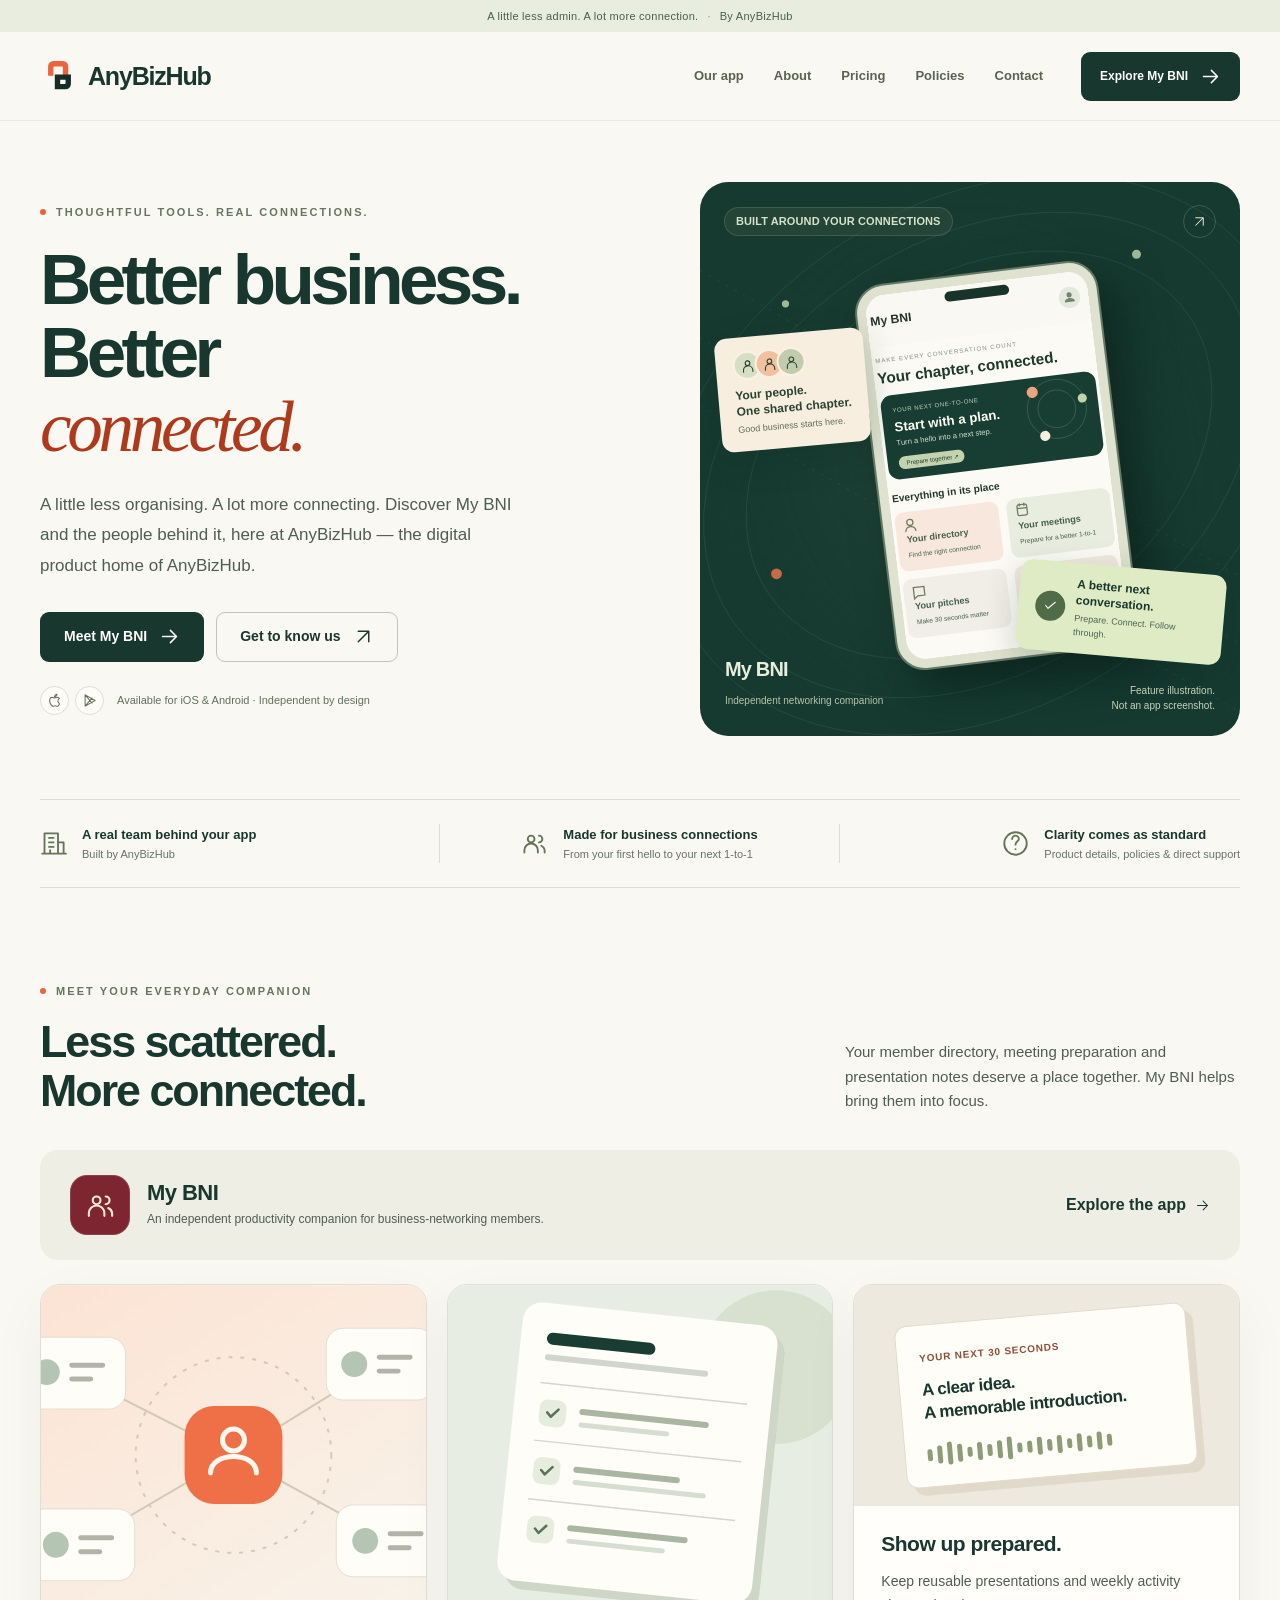
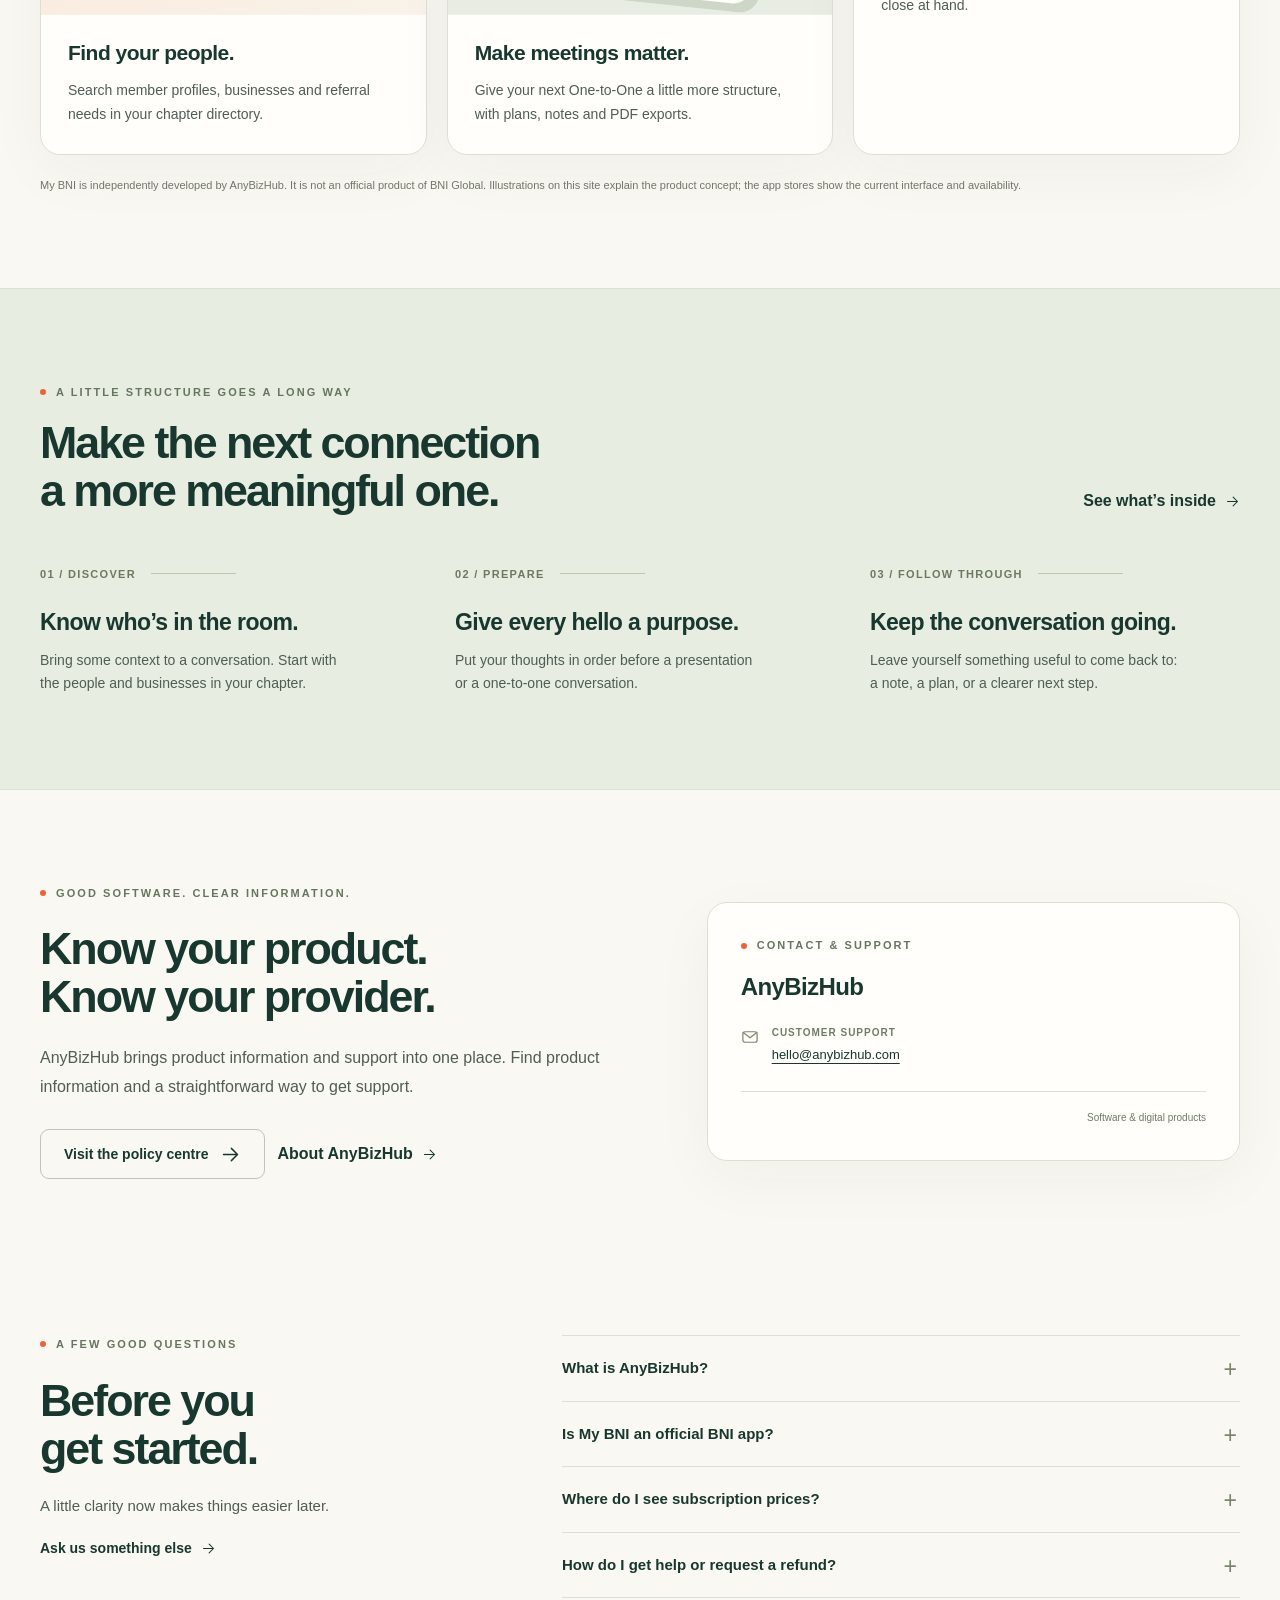
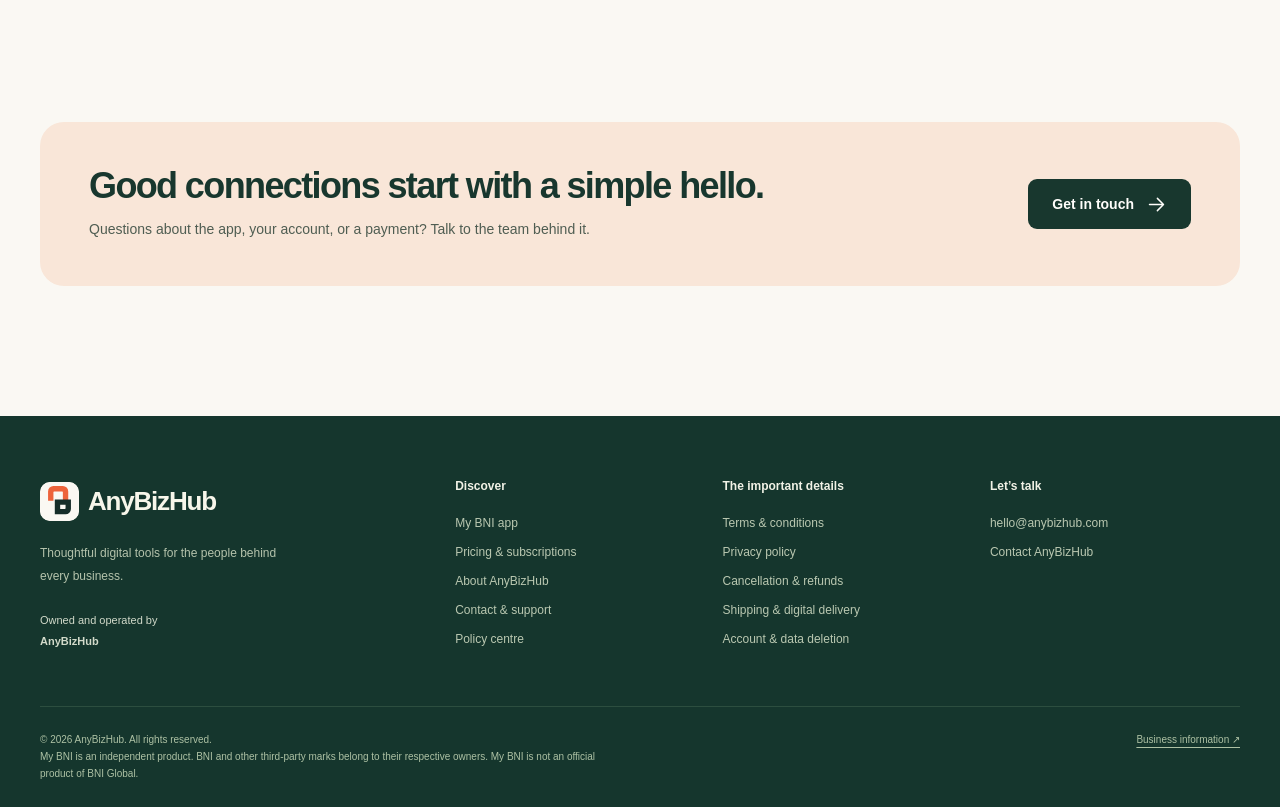
<file: index.html>
<!doctype html>
<html lang="en-IN"><head><meta charset="utf-8"><meta name="viewport" content="width=device-width,initial-scale=1"><meta name="theme-color" content="#173b31"><title>Better business. Better connected. | AnyBizHub</title><meta name="description" content="Discover My BNI, meet AnyBizHub, and find product details, support and policies at AnyBizHub."><meta name="robots" content="noindex,follow"><link rel="canonical" href="https://anybizhub.com/"><meta property="og:type" content="website"><meta property="og:site_name" content="AnyBizHub"><meta property="og:title" content="Better business. Better connected. | AnyBizHub"><meta property="og:description" content="Discover My BNI, meet AnyBizHub, and find product details, support and policies at AnyBizHub."><meta property="og:url" content="https://anybizhub.com/"><meta property="og:image" content="https://anybizhub.com/assets/images/social-preview.png"><meta property="og:image:alt" content="AnyBizHub — Better business. Better connected."><meta name="twitter:card" content="summary_large_image"><link rel="icon" type="image/svg+xml" href="assets/images/favicon.svg"><link rel="stylesheet" href="assets/css/main.css"><script src="assets/js/main.js" defer></script></head><body><a class="skip-link" href="#main">Skip to content</a><div class="topline">A little less admin. A lot more connection.<span>·</span>By AnyBizHub</div>
<header class="site-header"><div class="container nav-wrap"><a class="brand" href="index.html" aria-label="AnyBizHub home"><img src="assets/images/favicon.svg" width="39" height="39" alt="">AnyBizHub</a><button class="menu-toggle" type="button" aria-label="Open navigation" aria-expanded="false" aria-controls="main-nav"><svg class="icon " viewBox="0 0 24 24" aria-hidden="true"><path d="M4 6h16M4 12h16M4 18h16"/></svg></button><nav class="nav-links" id="main-nav" aria-label="Main navigation"><a href="my-bni.html">Our app</a><a href="about.html">About</a><a href="pricing.html">Pricing</a><a href="policies.html">Policies</a><a href="contact.html">Contact</a></nav><a class="button nav-cta" href="my-bni.html#download">Explore My BNI<svg class="icon " viewBox="0 0 24 24" aria-hidden="true"><path d="M4 12h15M13 5l7 7-7 7"/></svg></a></div></header><main id="main"><section class="hero container"><div class="hero-copy"><div class="eyebrow">THOUGHTFUL TOOLS. REAL CONNECTIONS.</div><h1>Better business.<br>Better<br><em>connected.</em></h1><p class="lead">A little less organising. A lot more connecting. Discover My BNI and the people behind it, here at AnyBizHub — the digital product home of AnyBizHub.</p><div class="button-row"><a class="button " href="my-bni.html">Meet My BNI<svg class="icon " viewBox="0 0 24 24" aria-hidden="true"><path d="M4 12h15M13 5l7 7-7 7"/></svg></a><a class="button button-outline" href="about.html">Get to know us<svg class="icon " viewBox="0 0 24 24" aria-hidden="true"><path d="M6 18L18 6M6 6h12v12"/></svg></a></div><div class="hero-footnote"><div class="mini-platforms" aria-hidden="true"><span><svg class="icon " viewBox="0 0 24 24" aria-hidden="true"><path d="M16 2c0 2-2 4-4 4 0-2 2-4 4-4zM20 17c-1 3-3 5-5 4-2-1-2-1-4 0-2 1-5-2-6-5C3 11 5 7 8 7c2 0 3 1 4 1s3-2 5-1c1 0 2 1 3 2-4 2-3 6 0 8z"/></svg></span><span><svg class="icon " viewBox="0 0 24 24" aria-hidden="true"><path d="M5 3l16 9-16 9V3zM5 3l11 13M5 21l11-13"/></svg></span></div><span>Available for iOS &amp; Android · Independent by design</span></div></div><div class="hero-stage" aria-label="Illustrative overview of My BNI’s networking features"><div class="stage-top"><span class="pill pill-dark">BUILT AROUND YOUR CONNECTIONS</span><a class="round-link" href="my-bni.html" aria-label="Explore the My BNI app"><svg class="icon inline-icon" viewBox="0 0 24 24" aria-hidden="true"><path d="M6 18L18 6M6 6h12v12"/></svg></a></div><div class="phone"><img src="assets/images/product-overview.svg" width="480" height="720" alt="Illustration of a My BNI workspace with a directory, meetings, pitches and progress. Not an actual app screenshot."></div><div class="float-card float-card-one" aria-hidden="true"><div class="avatar-stack"><span><svg class="icon " viewBox="0 0 24 24" aria-hidden="true"><circle cx="12" cy="8" r="3.5"/><path d="M5 21v-2a7 7 0 0 1 14 0v2"/></svg></span><span><svg class="icon " viewBox="0 0 24 24" aria-hidden="true"><circle cx="12" cy="8" r="3.5"/><path d="M5 21v-2a7 7 0 0 1 14 0v2"/></svg></span><span><svg class="icon " viewBox="0 0 24 24" aria-hidden="true"><circle cx="12" cy="8" r="3.5"/><path d="M5 21v-2a7 7 0 0 1 14 0v2"/></svg></span></div><strong>Your people.<br>One shared chapter.</strong><p>Good business starts here.</p></div><div class="float-card float-card-two" aria-hidden="true"><span class="tick-orb"><svg class="icon " viewBox="0 0 24 24" aria-hidden="true"><path d="M5 12l4 4L19 6"/></svg></span><div><strong>A better next conversation.</strong><p>Prepare. Connect. Follow through.</p></div></div><div class="stage-bottom"><div><strong>My BNI</strong><span>Independent networking companion</span></div><p class="stage-caption">Feature illustration.<br>Not an app screenshot.</p></div></div></section>
<div class="container"><div class="value-strip"><div><svg class="icon " viewBox="0 0 24 24" aria-hidden="true"><path d="M4 21V3h12v18M16 11h5v10M2 21h21M8 7h4M8 11h4M8 15h4M9 21v-3"/></svg><div><strong>A real team behind your app</strong><p>Built by AnyBizHub</p></div></div><div><svg class="icon " viewBox="0 0 24 24" aria-hidden="true"><circle cx="9" cy="8" r="3"/><path d="M3 20v-2a6 6 0 0 1 12 0v2M16 5a3 3 0 0 1 0 6M18 14a5 5 0 0 1 3 4v2"/></svg><div><strong>Made for business connections</strong><p>From your first hello to your next 1-to-1</p></div></div><div><svg class="icon " viewBox="0 0 24 24" aria-hidden="true"><circle cx="12" cy="12" r="10"/><path d="M9 8a3 3 0 0 1 6 0c0 2-3 2-3 5M12 17h.01"/></svg><div><strong>Clarity comes as standard</strong><p>Product details, policies &amp; direct support</p></div></div></div></div>
<section class="section"><div class="container"><div class="section-head"><div><div class="eyebrow">MEET YOUR EVERYDAY COMPANION</div><h2>Less scattered.<br>More connected.</h2></div><p>Your member directory, meeting preparation and presentation notes deserve a place together. My BNI helps bring them into focus.</p></div><div class="product-callout"><div class="product-identity"><div class="product-symbol" aria-hidden="true"><svg class="icon " viewBox="0 0 24 24" aria-hidden="true"><circle cx="9" cy="8" r="3"/><path d="M3 20v-2a6 6 0 0 1 12 0v2M16 5a3 3 0 0 1 0 6M18 14a5 5 0 0 1 3 4v2"/></svg></div><div><h3>My BNI</h3><p>An independent productivity companion for business-networking members.</p></div></div><a class="text-link" href="my-bni.html">Explore the app<svg class="icon inline-icon" viewBox="0 0 24 24" aria-hidden="true"><path d="M4 12h15M13 5l7 7-7 7"/></svg></a></div><div class="feature-grid"><article class="feature-card"><img src="assets/images/connections.svg" loading="lazy" width="520" height="330" alt="Illustration of one central connection bringing chapter members together."><div class="feature-copy"><h3>Find your people.</h3><p>Search member profiles, businesses and referral needs in your chapter directory.</p></div></article><article class="feature-card"><img src="assets/images/planning.svg" loading="lazy" width="520" height="330" alt="Illustration of a prepared three-part meeting plan."><div class="feature-copy"><h3>Make meetings matter.</h3><p>Give your next One-to-One a little more structure, with plans, notes and PDF exports.</p></div></article><article class="feature-card"><div class="pitch-visual" aria-hidden="true"><div class="pitch-sheet"><span>YOUR NEXT 30 SECONDS</span><strong>A clear idea.<br>A memorable introduction.</strong><div class="sound-bars"><i></i><i></i><i></i><i></i><i></i><i></i><i></i><i></i><i></i><i></i><i></i><i></i><i></i><i></i><i></i><i></i><i></i><i></i><i></i></div></div></div><div class="feature-copy"><h3>Show up prepared.</h3><p>Keep reusable presentations and weekly activity close at hand.</p></div></article></div><p class="disclaimer">My BNI is independently developed by AnyBizHub. It is not an official product of BNI Global. Illustrations on this site explain the product concept; the app stores show the current interface and availability.</p></div></section>
<section class="section sage-section"><div class="container"><div class="section-head"><div><div class="eyebrow">A LITTLE STRUCTURE GOES A LONG WAY</div><h2>Make the next connection<br>a more meaningful one.</h2></div><a class="text-link" href="my-bni.html">See what’s inside<svg class="icon inline-icon" viewBox="0 0 24 24" aria-hidden="true"><path d="M4 12h15M13 5l7 7-7 7"/></svg></a></div><div class="steps"><article><div class="step-no">01 / DISCOVER</div><h3>Know who’s in the room.</h3><p>Bring some context to a conversation. Start with the people and businesses in your chapter.</p></article><article><div class="step-no">02 / PREPARE</div><h3>Give every hello a purpose.</h3><p>Put your thoughts in order before a presentation or a one-to-one conversation.</p></article><article><div class="step-no">03 / FOLLOW THROUGH</div><h3>Keep the conversation going.</h3><p>Leave yourself something useful to come back to: a note, a plan, or a clearer next step.</p></article></div></div></section>
<section class="section"><div class="container trust-panel"><div><div class="eyebrow">GOOD SOFTWARE. CLEAR INFORMATION.</div><h2>Know your product.<br>Know your provider.</h2><p class="lead">AnyBizHub brings product information and support into one place. Find product information and a straightforward way to get support.</p><div class="button-row"><a class="button button-outline" href="policies.html">Visit the policy centre<svg class="icon " viewBox="0 0 24 24" aria-hidden="true"><path d="M4 12h15M13 5l7 7-7 7"/></svg></a><a class="text-link" href="about.html">About AnyBizHub<svg class="icon inline-icon" viewBox="0 0 24 24" aria-hidden="true"><path d="M4 12h15M13 5l7 7-7 7"/></svg></a></div></div><div class="business-card"><div class="eyebrow">CONTACT & SUPPORT</div><h3>AnyBizHub</h3><div class="business-list"><div><svg class="icon " viewBox="0 0 24 24" aria-hidden="true"><rect x="2.5" y="5" width="19" height="14" rx="3"/><path d="M3 6l9 7 9-7"/></svg><div><strong>Customer support</strong><a href="mailto:hello@anybizhub.com">hello@anybizhub.com</a></div></div></div><div class="business-card-bottom"><span></span><span>Software &amp; digital products</span></div></div></div></section>
<section class="section-sm"><div class="container faq-layout"><div class="faq-intro"><div class="eyebrow">A FEW GOOD QUESTIONS</div><h2>Before you<br>get started.</h2><p>A little clarity now makes things easier later.</p><a class="text-link" href="contact.html">Ask us something else<svg class="icon inline-icon" viewBox="0 0 24 24" aria-hidden="true"><path d="M4 12h15M13 5l7 7-7 7"/></svg></a></div><div><details class="faq"><summary>What is AnyBizHub?</summary><p>AnyBizHub is the digital product and business-information website operated by AnyBizHub. Our featured app is My BNI, available through the linked iOS and Android listings.</p></details><details class="faq"><summary>Is My BNI an official BNI app?</summary><p>No. My BNI is an independent productivity companion. BNI and other third-party names and marks belong to their respective owners; we do not claim affiliation or endorsement.</p></details><details class="faq"><summary>Where do I see subscription prices?</summary><p>Check the purchase screen in your app store for the current local price, billing period and any trial terms. Our <a href="pricing.html">pricing page</a> explains the purchase channels. This information website does not currently take payments.</p></details><details class="faq"><summary>How do I get help or request a refund?</summary><p>Email <a href="mailto:hello@anybizhub.com">hello@anybizhub.com</a>. For purchases billed by Apple or Google Play, use the relevant store’s refund or subscription process. Our <a href="cancellation-refund-policy.html">refund page</a> explains the distinction.</p></details></div></div></section><section class="section-sm"><div class="container"><div class="cta-panel"><div><h2>Good connections start with a simple hello.</h2><p>Questions about the app, your account, or a payment? Talk to the team behind it.</p></div><a class="button " href="contact.html">Get in touch<svg class="icon " viewBox="0 0 24 24" aria-hidden="true"><path d="M4 12h15M13 5l7 7-7 7"/></svg></a></div></div></section></main><footer class="site-footer"><div class="container"><div class="footer-top"><div class="footer-brand"><a class="brand" href="index.html" aria-label="AnyBizHub home"><img src="assets/images/favicon.svg" width="39" height="39" alt="">AnyBizHub</a><p>Thoughtful digital tools for the people behind every business.</p><p class="footer-legal">Owned and operated by<br><strong>AnyBizHub</strong><br></p></div><div class="footer-col"><h2>Discover</h2><a href="my-bni.html">My BNI app</a><a href="pricing.html">Pricing &amp; subscriptions</a><a href="about.html">About AnyBizHub</a><a href="contact.html">Contact &amp; support</a><a href="policies.html">Policy centre</a></div><div class="footer-col"><h2>The important details</h2><a href="terms-and-conditions.html">Terms &amp; conditions</a><a href="privacy-policy.html">Privacy policy</a><a href="cancellation-refund-policy.html">Cancellation &amp; refunds</a><a href="shipping-delivery-policy.html">Shipping &amp; digital delivery</a><a href="account-deletion.html">Account &amp; data deletion</a></div><div class="footer-col"><h2>Let’s talk</h2><a href="mailto:hello@anybizhub.com">hello@anybizhub.com</a><a href="contact.html">Contact AnyBizHub</a></div></div><div class="footer-bottom"><p>© 2026 AnyBizHub. All rights reserved.<br>My BNI is an independent product. BNI and other third-party marks belong to their respective owners. My BNI is not an official product of BNI Global.</p><a href="about.html#business-information">Business information ↗</a></div></div></footer></body></html>
</file>
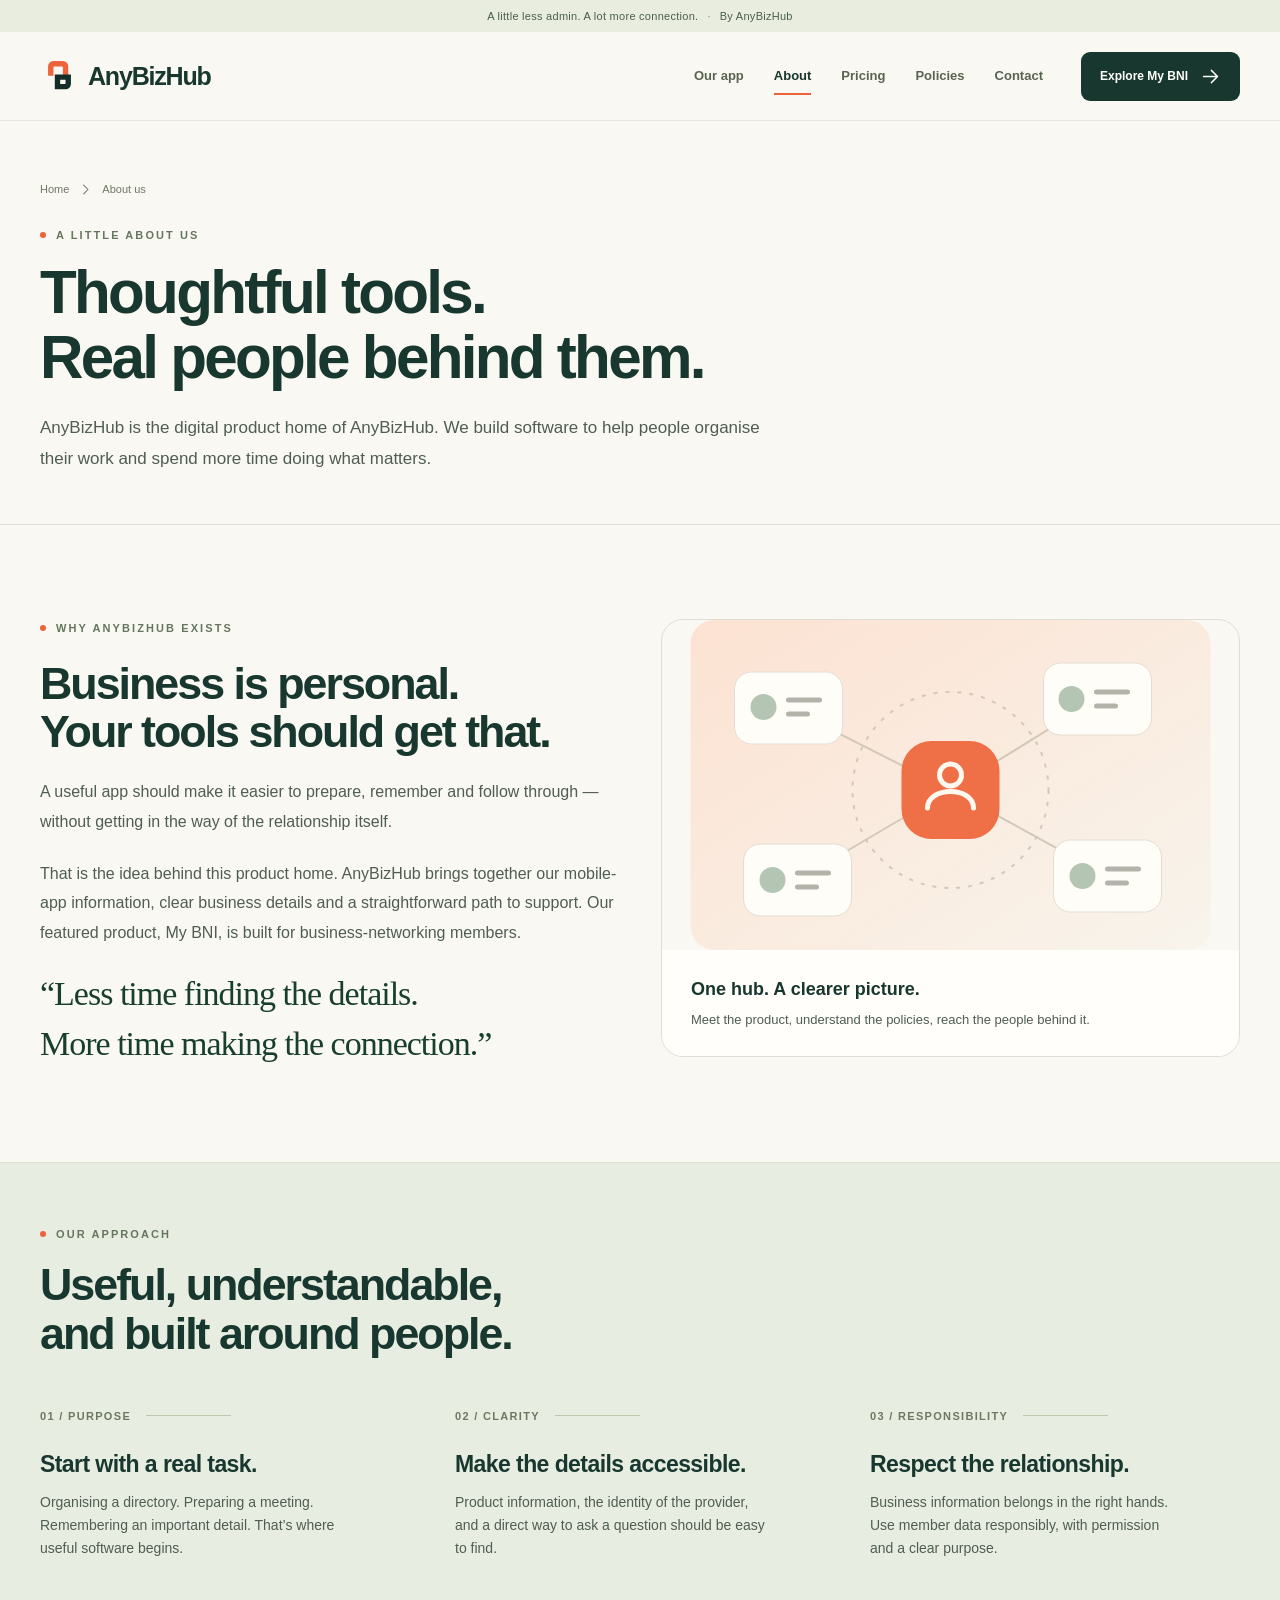
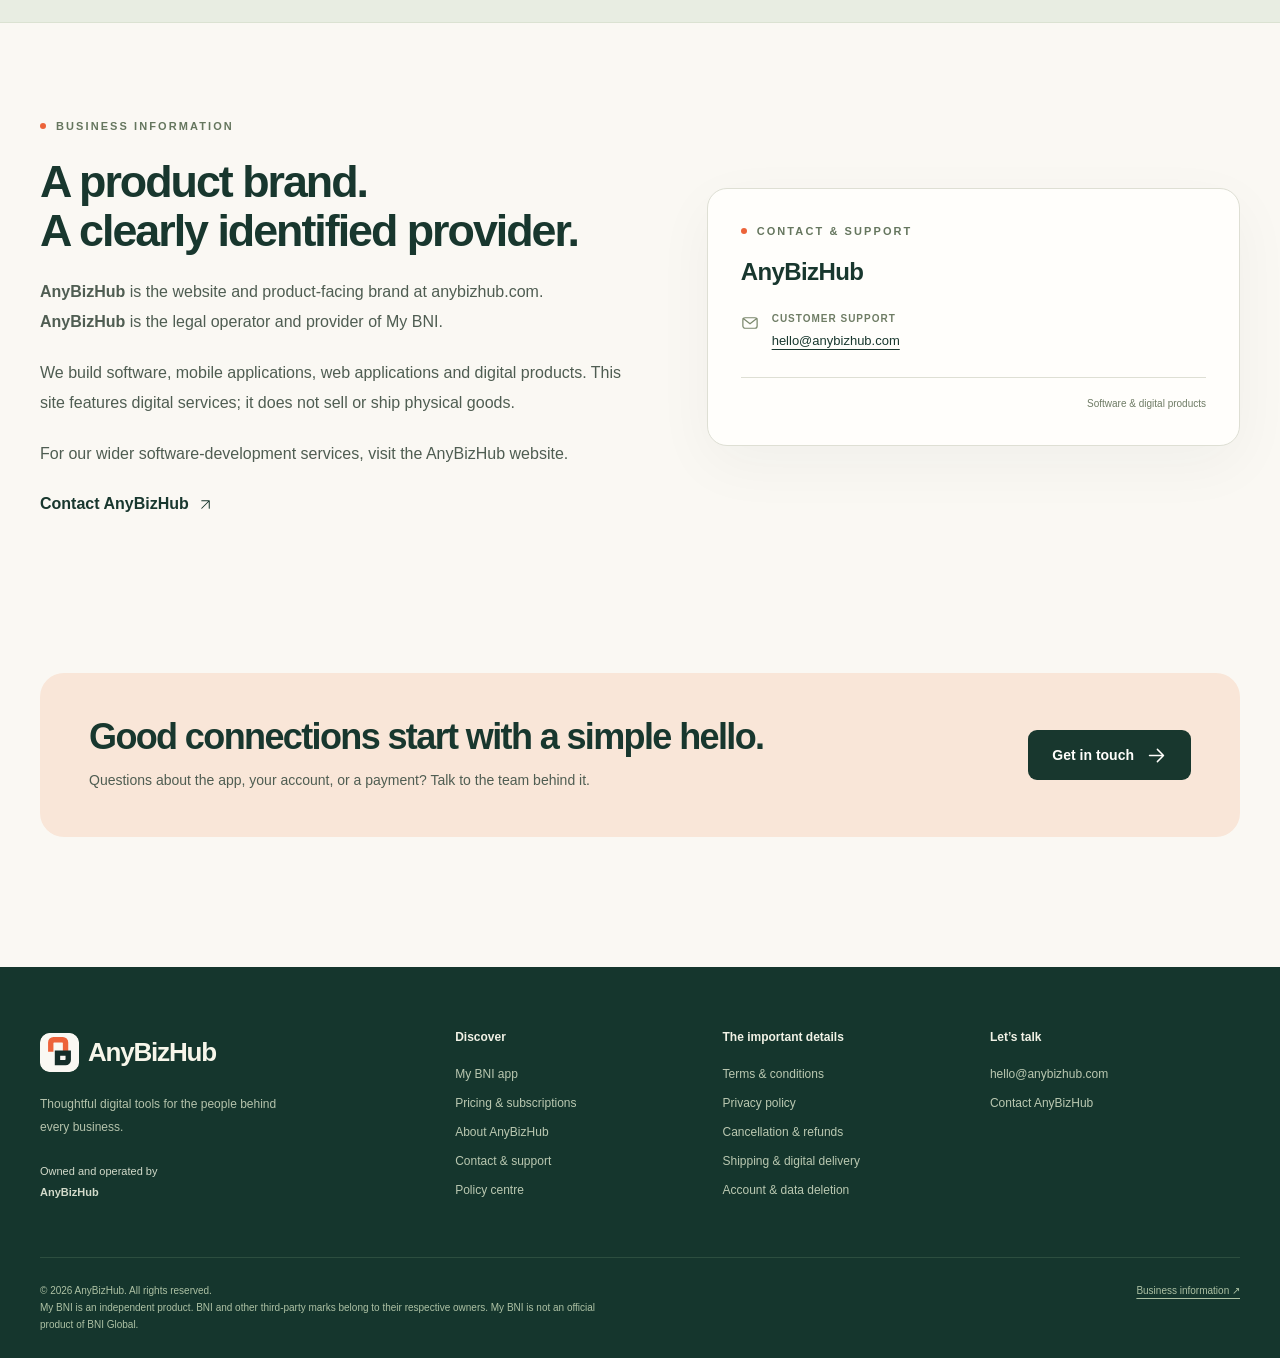
<file: about.html>
<!doctype html>
<html lang="en-IN"><head><meta charset="utf-8"><meta name="viewport" content="width=device-width,initial-scale=1"><meta name="theme-color" content="#173b31"><title>About us — AnyBizHub | AnyBizHub</title><meta name="description" content="Learn who operates AnyBizHub and My BNI. Find AnyBizHub’s legal identity, registered address and business contacts."><meta name="robots" content="noindex,follow"><link rel="canonical" href="https://anybizhub.com/about.html"><meta property="og:type" content="website"><meta property="og:site_name" content="AnyBizHub"><meta property="og:title" content="About us — AnyBizHub | AnyBizHub"><meta property="og:description" content="Learn who operates AnyBizHub and My BNI. Find AnyBizHub’s legal identity, registered address and business contacts."><meta property="og:url" content="https://anybizhub.com/about.html"><meta property="og:image" content="https://anybizhub.com/assets/images/social-preview.png"><meta property="og:image:alt" content="AnyBizHub — Better business. Better connected."><meta name="twitter:card" content="summary_large_image"><link rel="icon" type="image/svg+xml" href="assets/images/favicon.svg"><link rel="stylesheet" href="assets/css/main.css"><script src="assets/js/main.js" defer></script></head><body><a class="skip-link" href="#main">Skip to content</a><div class="topline">A little less admin. A lot more connection.<span>·</span>By AnyBizHub</div>
<header class="site-header"><div class="container nav-wrap"><a class="brand" href="index.html" aria-label="AnyBizHub home"><img src="assets/images/favicon.svg" width="39" height="39" alt="">AnyBizHub</a><button class="menu-toggle" type="button" aria-label="Open navigation" aria-expanded="false" aria-controls="main-nav"><svg class="icon " viewBox="0 0 24 24" aria-hidden="true"><path d="M4 6h16M4 12h16M4 18h16"/></svg></button><nav class="nav-links" id="main-nav" aria-label="Main navigation"><a href="my-bni.html">Our app</a><a href="about.html" aria-current="page">About</a><a href="pricing.html">Pricing</a><a href="policies.html">Policies</a><a href="contact.html">Contact</a></nav><a class="button nav-cta" href="my-bni.html#download">Explore My BNI<svg class="icon " viewBox="0 0 24 24" aria-hidden="true"><path d="M4 12h15M13 5l7 7-7 7"/></svg></a></div></header><main id="main"><section class="page-hero"><div class="container"><nav class="breadcrumbs" aria-label="Breadcrumb"><a href="index.html">Home</a><svg class="icon inline-icon" viewBox="0 0 24 24" aria-hidden="true"><path d="M9 5l7 7-7 7"/></svg><span aria-current="page">About us</span></nav><div class="eyebrow">A LITTLE ABOUT US</div><h1>Thoughtful tools.<br>Real people behind them.</h1><p class="lead">AnyBizHub is the digital product home of AnyBizHub. We build software to help people organise their work and spend more time doing what matters.</p></div></section><section class="section"><div class="container two-column"><div class="content-stack"><div class="eyebrow">WHY ANYBIZHUB EXISTS</div><h2>Business is personal.<br>Your tools should get that.</h2><p>A useful app should make it easier to prepare, remember and follow through — without getting in the way of the relationship itself.</p><p>That is the idea behind this product home. AnyBizHub brings together our mobile-app information, clear business details and a straightforward path to support. Our featured product, My BNI, is built for business-networking members.</p><p class="about-quote">“Less time finding the details.<br>More time making the connection.”</p></div><figure class="about-art"><img src="assets/images/connections.svg" width="520" height="330" alt="An illustration of a connected business community."><figcaption class="about-art-caption"><strong>One hub. A clearer picture.</strong><p>Meet the product, understand the policies, reach the people behind it.</p></figcaption></figure></div></section><section class="section-sm sage-section"><div class="container"><div class="section-head"><div><div class="eyebrow">OUR APPROACH</div><h2>Useful, understandable,<br>and built around people.</h2></div></div><div class="steps"><article><div class="step-no">01 / PURPOSE</div><h3>Start with a real task.</h3><p>Organising a directory. Preparing a meeting. Remembering an important detail. That’s where useful software begins.</p></article><article><div class="step-no">02 / CLARITY</div><h3>Make the details accessible.</h3><p>Product information, the identity of the provider, and a direct way to ask a question should be easy to find.</p></article><article><div class="step-no">03 / RESPONSIBILITY</div><h3>Respect the relationship.</h3><p>Business information belongs in the right hands. Use member data responsibly, with permission and a clear purpose.</p></article></div></div></section><section class="section" id="business-information"><div class="container trust-panel"><div class="content-stack"><div class="eyebrow">BUSINESS INFORMATION</div><h2>A product brand.<br>A clearly identified provider.</h2><p><strong>AnyBizHub</strong> is the website and product-facing brand at anybizhub.com. <strong>AnyBizHub</strong> is the legal operator and provider of My BNI.</p><p>We build software, mobile applications, web applications and digital products. This site features digital services; it does not sell or ship physical goods.</p><p>For our wider software-development services, visit the AnyBizHub website.</p><a class="text-link" href="contact.html" target="_blank" rel="noopener noreferrer">Contact AnyBizHub<svg class="icon inline-icon" viewBox="0 0 24 24" aria-hidden="true"><path d="M6 18L18 6M6 6h12v12"/></svg><span class="sr-only"> (opens in a new tab)</span></a></div><div class="business-card"><div class="eyebrow">CONTACT & SUPPORT</div><h3>AnyBizHub</h3><div class="business-list"><div><svg class="icon " viewBox="0 0 24 24" aria-hidden="true"><rect x="2.5" y="5" width="19" height="14" rx="3"/><path d="M3 6l9 7 9-7"/></svg><div><strong>Customer support</strong><a href="mailto:hello@anybizhub.com">hello@anybizhub.com</a></div></div></div><div class="business-card-bottom"><span></span><span>Software &amp; digital products</span></div></div></div></section><section class="section-sm"><div class="container"><div class="cta-panel"><div><h2>Good connections start with a simple hello.</h2><p>Questions about the app, your account, or a payment? Talk to the team behind it.</p></div><a class="button " href="contact.html">Get in touch<svg class="icon " viewBox="0 0 24 24" aria-hidden="true"><path d="M4 12h15M13 5l7 7-7 7"/></svg></a></div></div></section></main><footer class="site-footer"><div class="container"><div class="footer-top"><div class="footer-brand"><a class="brand" href="index.html" aria-label="AnyBizHub home"><img src="assets/images/favicon.svg" width="39" height="39" alt="">AnyBizHub</a><p>Thoughtful digital tools for the people behind every business.</p><p class="footer-legal">Owned and operated by<br><strong>AnyBizHub</strong><br></p></div><div class="footer-col"><h2>Discover</h2><a href="my-bni.html">My BNI app</a><a href="pricing.html">Pricing &amp; subscriptions</a><a href="about.html">About AnyBizHub</a><a href="contact.html">Contact &amp; support</a><a href="policies.html">Policy centre</a></div><div class="footer-col"><h2>The important details</h2><a href="terms-and-conditions.html">Terms &amp; conditions</a><a href="privacy-policy.html">Privacy policy</a><a href="cancellation-refund-policy.html">Cancellation &amp; refunds</a><a href="shipping-delivery-policy.html">Shipping &amp; digital delivery</a><a href="account-deletion.html">Account &amp; data deletion</a></div><div class="footer-col"><h2>Let’s talk</h2><a href="mailto:hello@anybizhub.com">hello@anybizhub.com</a><a href="contact.html">Contact AnyBizHub</a></div></div><div class="footer-bottom"><p>© 2026 AnyBizHub. All rights reserved.<br>My BNI is an independent product. BNI and other third-party marks belong to their respective owners. My BNI is not an official product of BNI Global.</p><a href="about.html#business-information">Business information ↗</a></div></div></footer></body></html>
</file>
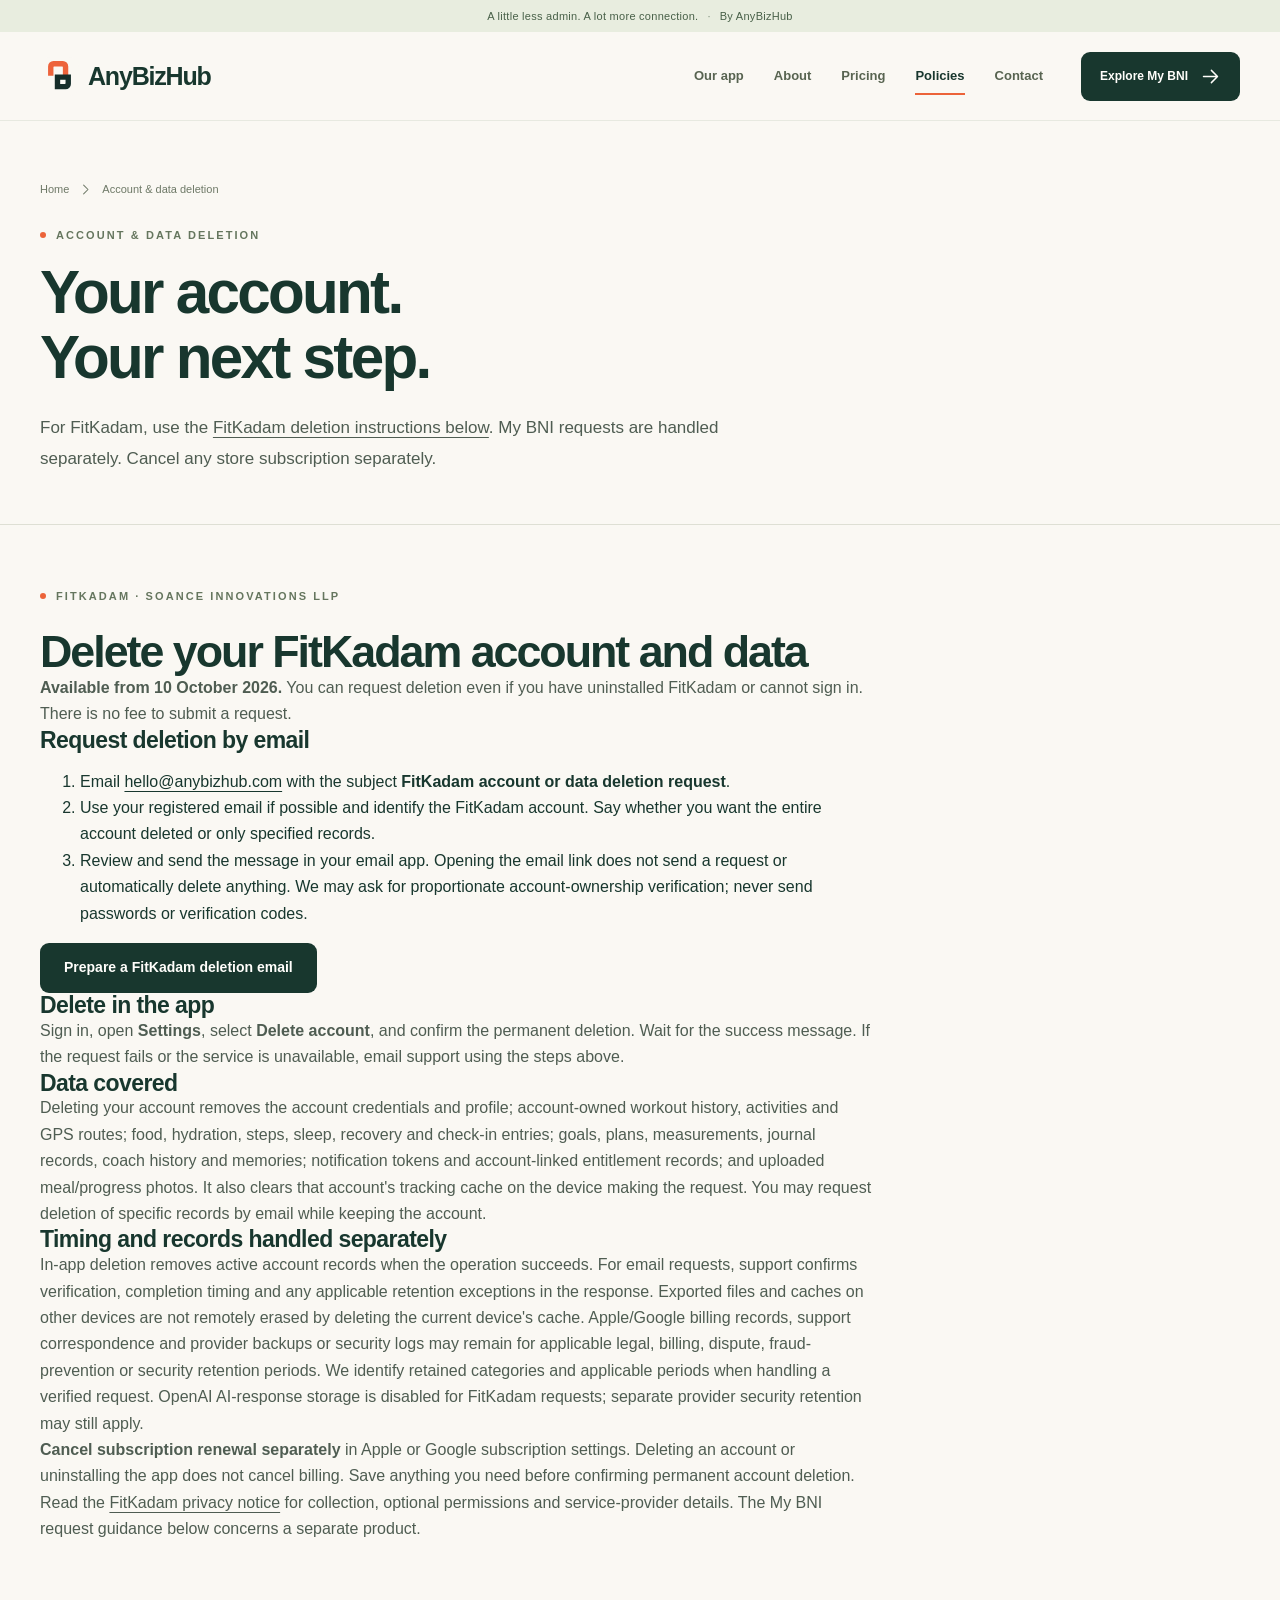
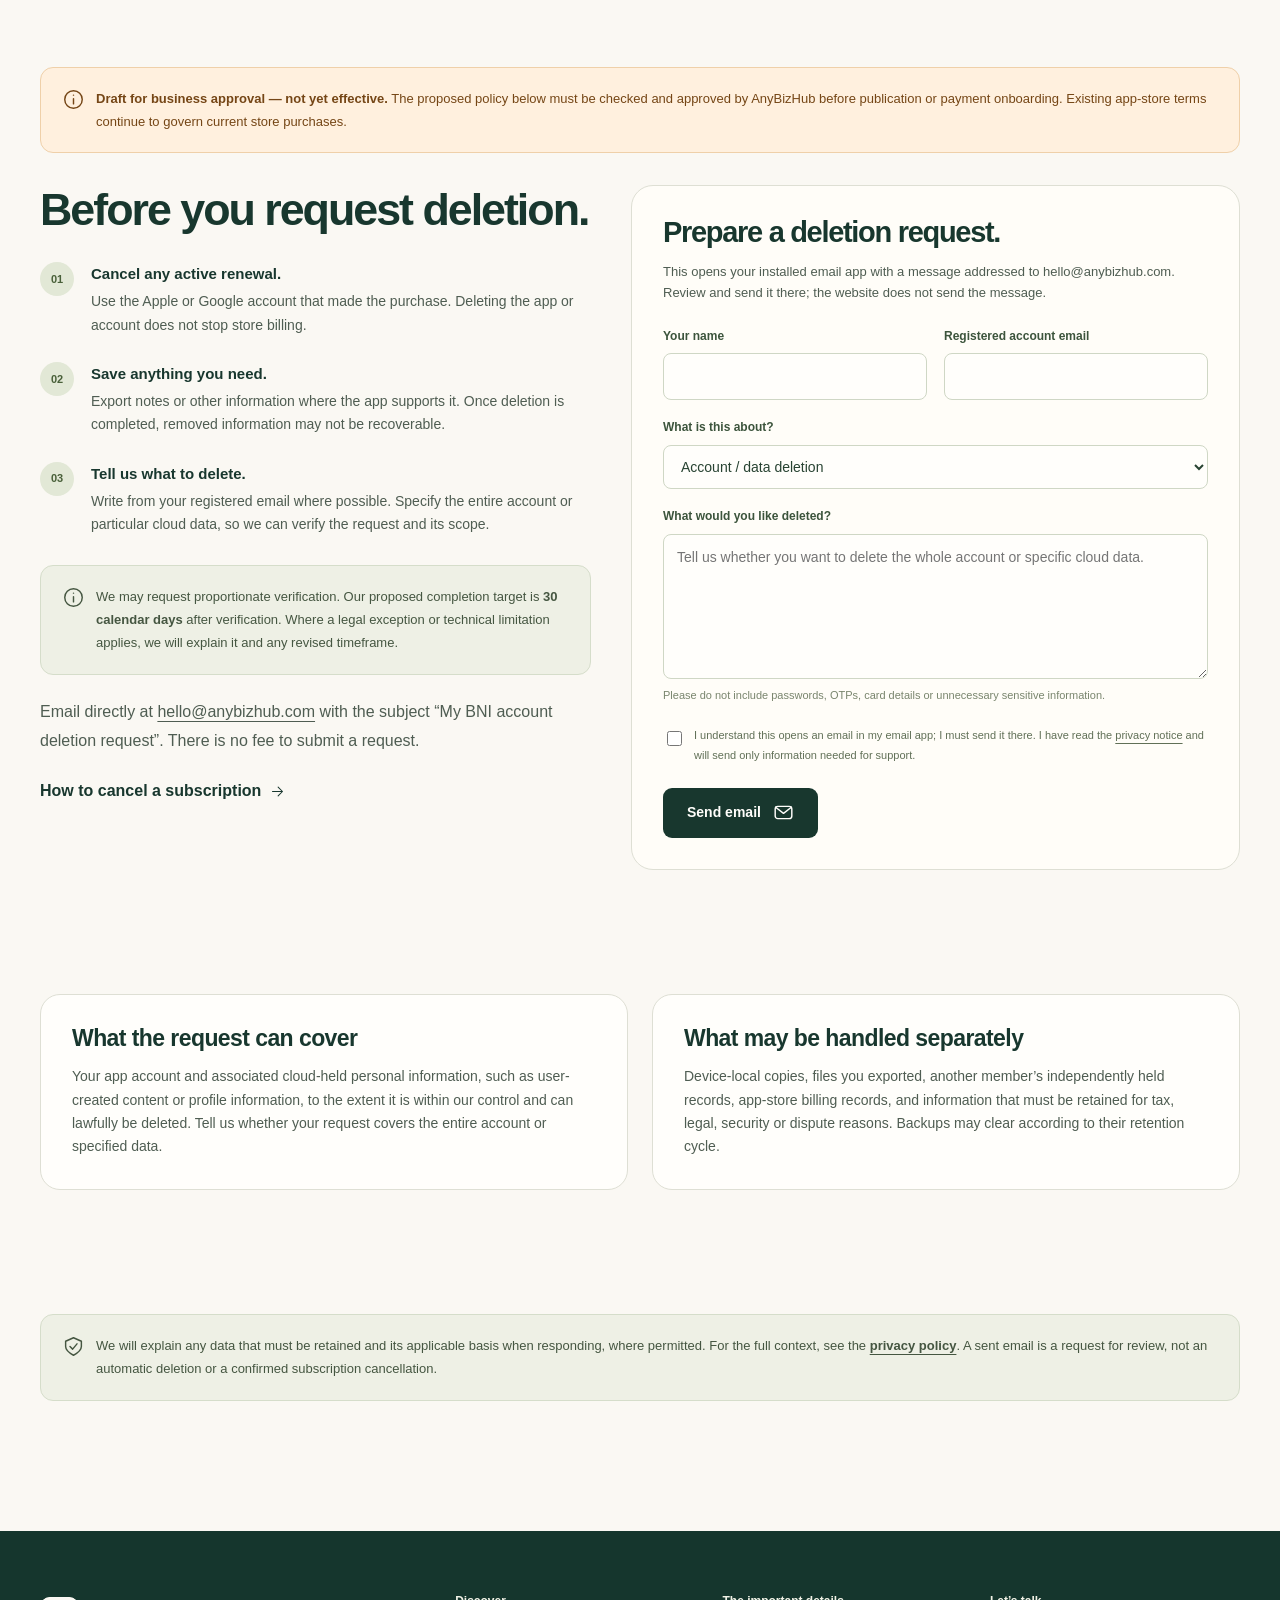
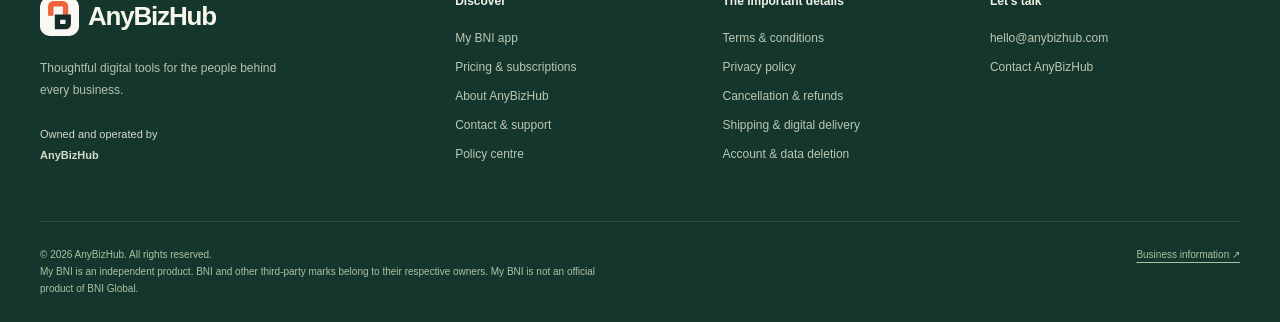
<file: account-deletion.html>
<!doctype html>
<html lang="en-IN"><head><meta charset="utf-8"><meta name="viewport" content="width=device-width,initial-scale=1"><meta name="theme-color" content="#173b31"><title>Account &amp; data deletion | AnyBizHub</title><meta name="description" content="Request deletion of a My BNI account or cloud data and understand subscription cancellation, verification and retention."><meta name="robots" content="noindex,follow"><link rel="canonical" href="https://anybizhub.com/account-deletion.html"><meta property="og:type" content="website"><meta property="og:site_name" content="AnyBizHub"><meta property="og:title" content="Account &amp; data deletion | AnyBizHub"><meta property="og:description" content="Request deletion of a My BNI account or cloud data and understand subscription cancellation, verification and retention."><meta property="og:url" content="https://anybizhub.com/account-deletion.html"><meta property="og:image" content="https://anybizhub.com/assets/images/social-preview.png"><meta property="og:image:alt" content="AnyBizHub — Better business. Better connected."><meta name="twitter:card" content="summary_large_image"><link rel="icon" type="image/svg+xml" href="assets/images/favicon.svg"><link rel="stylesheet" href="assets/css/main.css"><script src="assets/js/main.js" defer></script></head><body><a class="skip-link" href="#main">Skip to content</a><div class="topline">A little less admin. A lot more connection.<span>·</span>By AnyBizHub</div>
<header class="site-header"><div class="container nav-wrap"><a class="brand" href="index.html" aria-label="AnyBizHub home"><img src="assets/images/favicon.svg" width="39" height="39" alt="">AnyBizHub</a><button class="menu-toggle" type="button" aria-label="Open navigation" aria-expanded="false" aria-controls="main-nav"><svg class="icon " viewBox="0 0 24 24" aria-hidden="true"><path d="M4 6h16M4 12h16M4 18h16"/></svg></button><nav class="nav-links" id="main-nav" aria-label="Main navigation"><a href="my-bni.html">Our app</a><a href="about.html">About</a><a href="pricing.html">Pricing</a><a href="policies.html" aria-current="page">Policies</a><a href="contact.html">Contact</a></nav><a class="button nav-cta" href="my-bni.html#download">Explore My BNI<svg class="icon " viewBox="0 0 24 24" aria-hidden="true"><path d="M4 12h15M13 5l7 7-7 7"/></svg></a></div></header><main id="main"><section class="page-hero"><div class="container"><nav class="breadcrumbs" aria-label="Breadcrumb"><a href="index.html">Home</a><svg class="icon inline-icon" viewBox="0 0 24 24" aria-hidden="true"><path d="M9 5l7 7-7 7"/></svg><span aria-current="page">Account & data deletion</span></nav><div class="eyebrow">ACCOUNT & DATA DELETION</div><h1>Your account.<br>Your next step.</h1><p class="lead">For FitKadam, use the <a href="#fitkadam">FitKadam deletion instructions below</a>. My BNI requests are handled separately. Cancel any store subscription separately.</p></div></section><section class="section-sm" id="fitkadam"><div class="container"><article class="legal-article">
<div class="eyebrow">FITKADAM · SOANCE INNOVATIONS LLP</div>
<h2>Delete your FitKadam account and data</h2>
<p><strong>Available from 10 October 2026.</strong> You can request deletion even if you have uninstalled FitKadam or cannot sign in. There is no fee to submit a request.</p>
<h3>Request deletion by email</h3>
<ol><li>Email <a href="mailto:hello@anybizhub.com?subject=FitKadam%20account%20or%20data%20deletion%20request">hello@anybizhub.com</a> with the subject <strong>FitKadam account or data deletion request</strong>.</li><li>Use your registered email if possible and identify the FitKadam account. Say whether you want the entire account deleted or only specified records.</li><li>Review and send the message in your email app. Opening the email link does not send a request or automatically delete anything. We may ask for proportionate account-ownership verification; never send passwords or verification codes.</li></ol>
<p><a class="button" href="mailto:hello@anybizhub.com?subject=FitKadam%20account%20or%20data%20deletion%20request">Prepare a FitKadam deletion email</a></p>
<h3>Delete in the app</h3>
<p>Sign in, open <strong>Settings</strong>, select <strong>Delete account</strong>, and confirm the permanent deletion. Wait for the success message. If the request fails or the service is unavailable, email support using the steps above.</p>
<h3>Data covered</h3>
<p>Deleting your account removes the account credentials and profile; account-owned workout history, activities and GPS routes; food, hydration, steps, sleep, recovery and check-in entries; goals, plans, measurements, journal records, coach history and memories; notification tokens and account-linked entitlement records; and uploaded meal/progress photos. It also clears that account's tracking cache on the device making the request. You may request deletion of specific records by email while keeping the account.</p>
<h3>Timing and records handled separately</h3>
<p>In-app deletion removes active account records when the operation succeeds. For email requests, support confirms verification, completion timing and any applicable retention exceptions in the response. Exported files and caches on other devices are not remotely erased by deleting the current device's cache. Apple/Google billing records, support correspondence and provider backups or security logs may remain for applicable legal, billing, dispute, fraud-prevention or security retention periods. We identify retained categories and applicable periods when handling a verified request. OpenAI AI-response storage is disabled for FitKadam requests; separate provider security retention may still apply.</p>
<p><strong>Cancel subscription renewal separately</strong> in Apple or Google subscription settings. Deleting an account or uninstalling the app does not cancel billing. Save anything you need before confirming permanent account deletion.</p>
<p>Read the <a href="privacy-policy.html#fitkadam">FitKadam privacy notice</a> for collection, optional permissions and service-provider details. The My BNI request guidance below concerns a separate product.</p>
</article></div></section>

<section class="section-sm"><div class="container"><div class="notice review-notice"><svg class="icon " viewBox="0 0 24 24" aria-hidden="true"><circle cx="12" cy="12" r="10"/><path d="M12 11v6M12 7h.01"/></svg><p><strong>Draft for business approval — not yet effective.</strong> The proposed policy below must be checked and approved by AnyBizHub before publication or payment onboarding. Existing app-store terms continue to govern current store purchases.</p></div><div class="support-grid"><div class="content-stack"><h2>Before you request deletion.</h2><ol class="deletion-steps"><li><div><strong>Cancel any active renewal.</strong>Use the Apple or Google account that made the purchase. Deleting the app or account does not stop store billing.</div></li><li><div><strong>Save anything you need.</strong>Export notes or other information where the app supports it. Once deletion is completed, removed information may not be recoverable.</div></li><li><div><strong>Tell us what to delete.</strong>Write from your registered email where possible. Specify the entire account or particular cloud data, so we can verify the request and its scope.</div></li></ol><div class="notice"><svg class="icon " viewBox="0 0 24 24" aria-hidden="true"><circle cx="12" cy="12" r="10"/><path d="M12 11v6M12 7h.01"/></svg><p>We may request proportionate verification. Our proposed completion target is <strong>30 calendar days</strong> after verification. Where a legal exception or technical limitation applies, we will explain it and any revised timeframe.</p></div><p>Email directly at <a href="mailto:hello@anybizhub.com?subject=My%20BNI%20account%20deletion%20request">hello@anybizhub.com</a> with the subject “My BNI account deletion request”. There is no fee to submit a request.</p><a class="text-link" href="cancellation-refund-policy.html">How to cancel a subscription<svg class="icon inline-icon" viewBox="0 0 24 24" aria-hidden="true"><path d="M4 12h15M13 5l7 7-7 7"/></svg></a></div><div class="form-card"><h2>Prepare a deletion request.</h2><p>This opens your installed email app with a message addressed to hello@anybizhub.com. Review and send it there; the website does not send the message.</p><form class="email-form" action="mailto:hello@anybizhub.com" method="post" enctype="text/plain" data-email="hello@anybizhub.com" data-request-type="deletion"><div class="form-row"><div class="field"><label for="request-name">Your name</label><input id="request-name" name="name" autocomplete="name" maxlength="100" required></div><div class="field"><label for="request-email">Registered account email</label><input id="request-email" name="email" type="email" autocomplete="email" maxlength="160" required></div></div><div class="field"><label for="request-topic">What is this about?</label><select id="request-topic" name="topic" required><option value="">Choose a topic</option><option>General question</option><option>Account or app support</option><option>Pricing or subscriptions</option><option>Payment / refund enquiry</option><option>Privacy grievance</option><option selected>Account / data deletion</option></select></div><div class="field"><label for="request-message">What would you like deleted?</label><textarea id="request-message" name="message" rows="5" maxlength="1800" aria-describedby="message-help" required placeholder="Tell us whether you want to delete the whole account or specific cloud data."></textarea><span class="field-help" id="message-help">Please do not include passwords, OTPs, card details or unnecessary sensitive information.</span></div><label class="check-field"><input type="checkbox" name="acknowledgement" required><span>I understand this opens an email in my email app; I must send it there. I have read the <a href="privacy-policy.html">privacy notice</a> and will send only information needed for support.</span></label><a class="button send-email-link" href="mailto:hello@anybizhub.com">Send email<svg class="icon " viewBox="0 0 24 24" aria-hidden="true"><rect x="2.5" y="5" width="19" height="14" rx="3"/><path d="M3 6l9 7 9-7"/></svg></a></form></div></div></div></section><section class="section-sm"><div class="container cards-2"><article class="card"><h3>What the request can cover</h3><p>Your app account and associated cloud-held personal information, such as user-created content or profile information, to the extent it is within our control and can lawfully be deleted. Tell us whether your request covers the entire account or specified data.</p></article><article class="card"><h3>What may be handled separately</h3><p>Device-local copies, files you exported, another member’s independently held records, app-store billing records, and information that must be retained for tax, legal, security or dispute reasons. Backups may clear according to their retention cycle.</p></article></div></section><section class="section-sm"><div class="container"><div class="notice"><svg class="icon " viewBox="0 0 24 24" aria-hidden="true"><path d="M12 2l9 4v6c0 5-9 10-9 10S3 17 3 12V6l9-4zM8 12l3 3 5-6"/></svg><p>We will explain any data that must be retained and its applicable basis when responding, where permitted. For the full context, see the <a href="privacy-policy.html">privacy policy</a>. A sent email is a request for review, not an automatic deletion or a confirmed subscription cancellation.</p></div></div></section></main><footer class="site-footer"><div class="container"><div class="footer-top"><div class="footer-brand"><a class="brand" href="index.html" aria-label="AnyBizHub home"><img src="assets/images/favicon.svg" width="39" height="39" alt="">AnyBizHub</a><p>Thoughtful digital tools for the people behind every business.</p><p class="footer-legal">Owned and operated by<br><strong>AnyBizHub</strong><br></p></div><div class="footer-col"><h2>Discover</h2><a href="my-bni.html">My BNI app</a><a href="pricing.html">Pricing &amp; subscriptions</a><a href="about.html">About AnyBizHub</a><a href="contact.html">Contact &amp; support</a><a href="policies.html">Policy centre</a></div><div class="footer-col"><h2>The important details</h2><a href="terms-and-conditions.html">Terms &amp; conditions</a><a href="privacy-policy.html">Privacy policy</a><a href="cancellation-refund-policy.html">Cancellation &amp; refunds</a><a href="shipping-delivery-policy.html">Shipping &amp; digital delivery</a><a href="account-deletion.html">Account &amp; data deletion</a></div><div class="footer-col"><h2>Let’s talk</h2><a href="mailto:hello@anybizhub.com">hello@anybizhub.com</a><a href="contact.html">Contact AnyBizHub</a></div></div><div class="footer-bottom"><p>© 2026 AnyBizHub. All rights reserved.<br>My BNI is an independent product. BNI and other third-party marks belong to their respective owners. My BNI is not an official product of BNI Global.</p><a href="about.html#business-information">Business information ↗</a></div></div></footer></body></html>
</file>
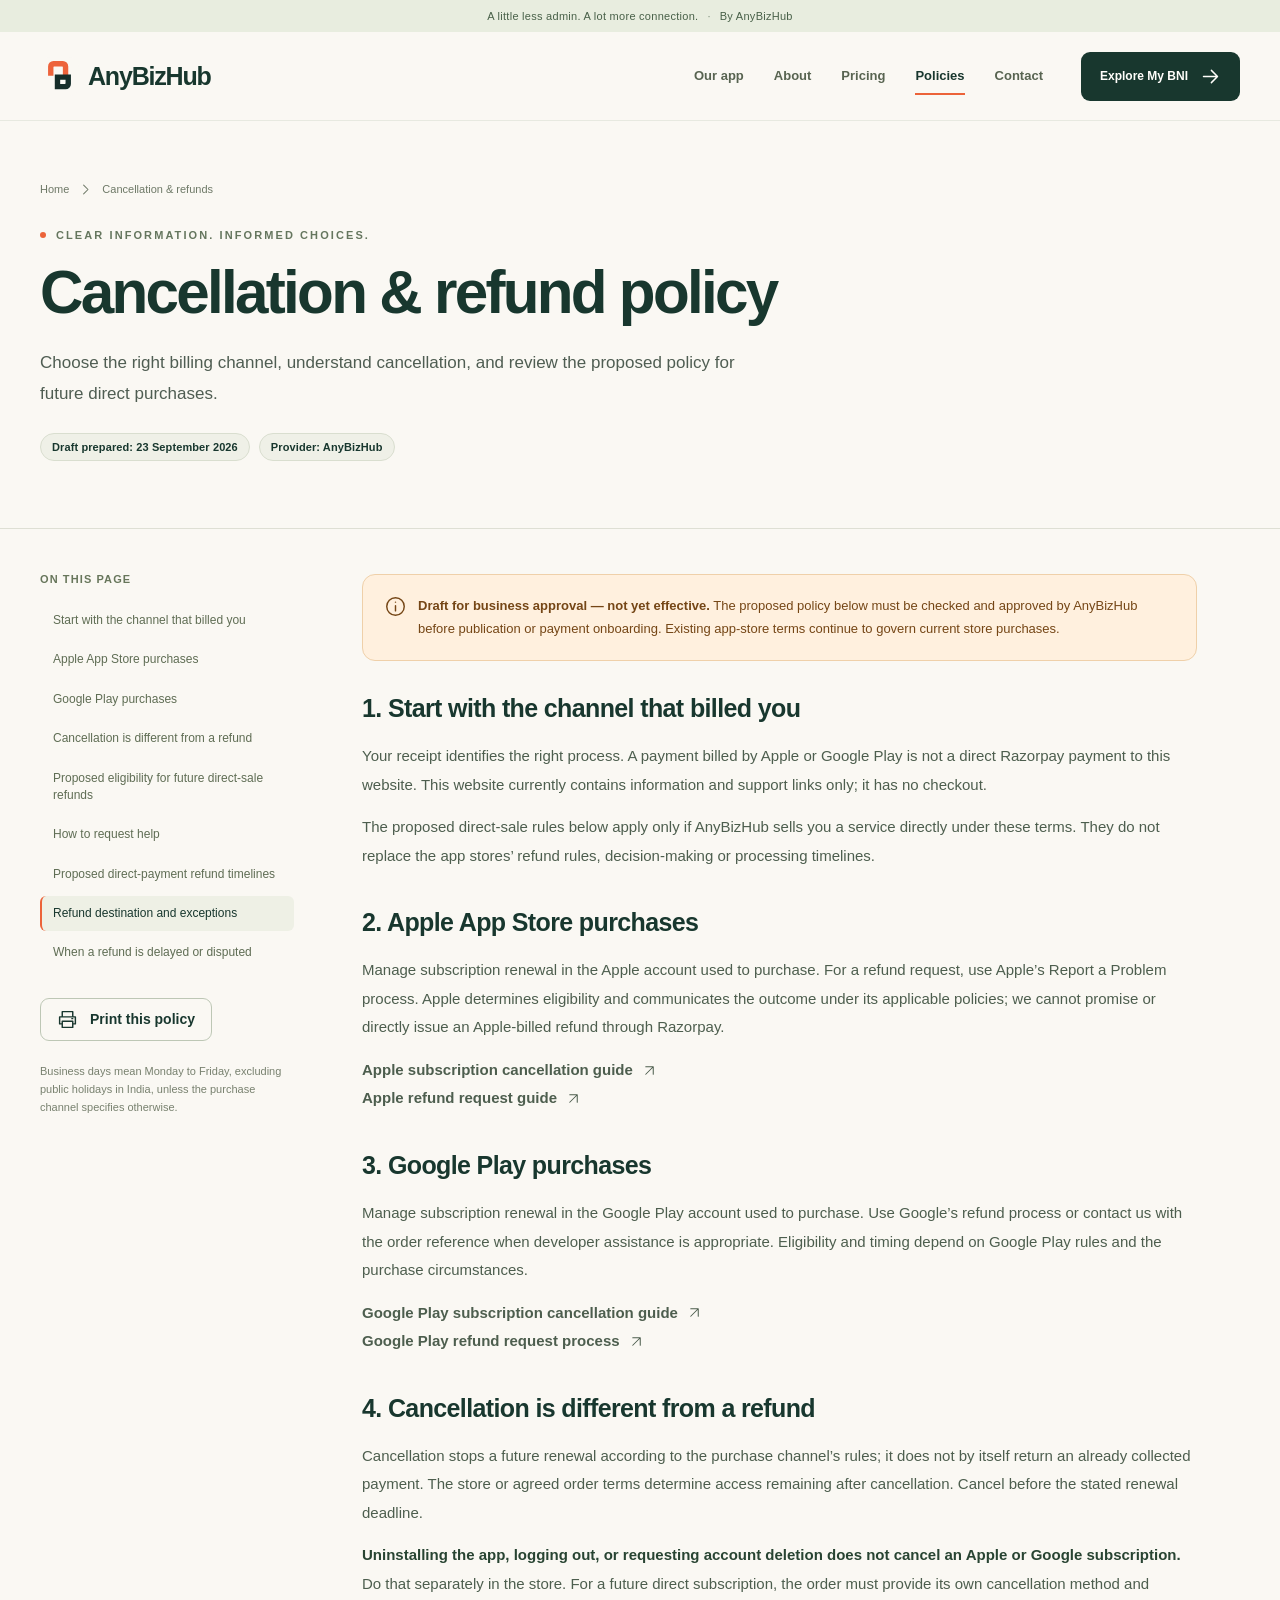
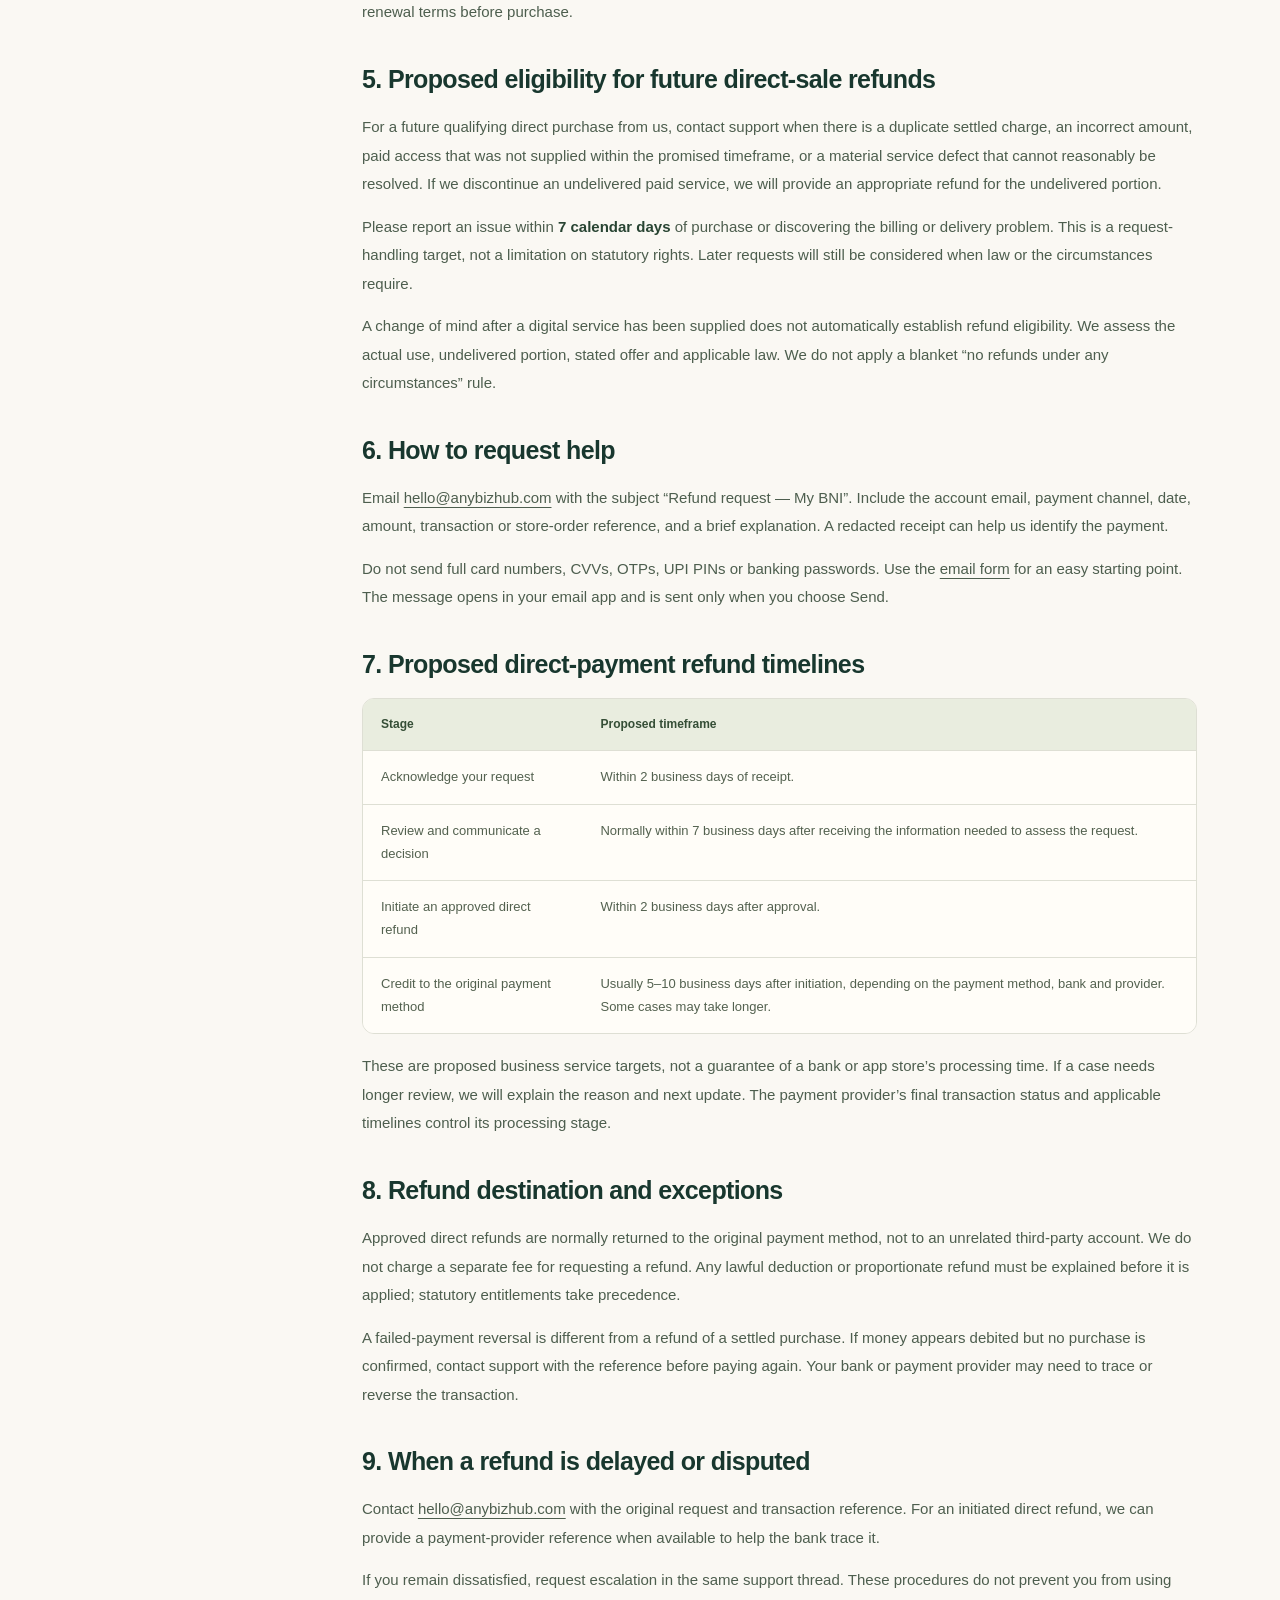
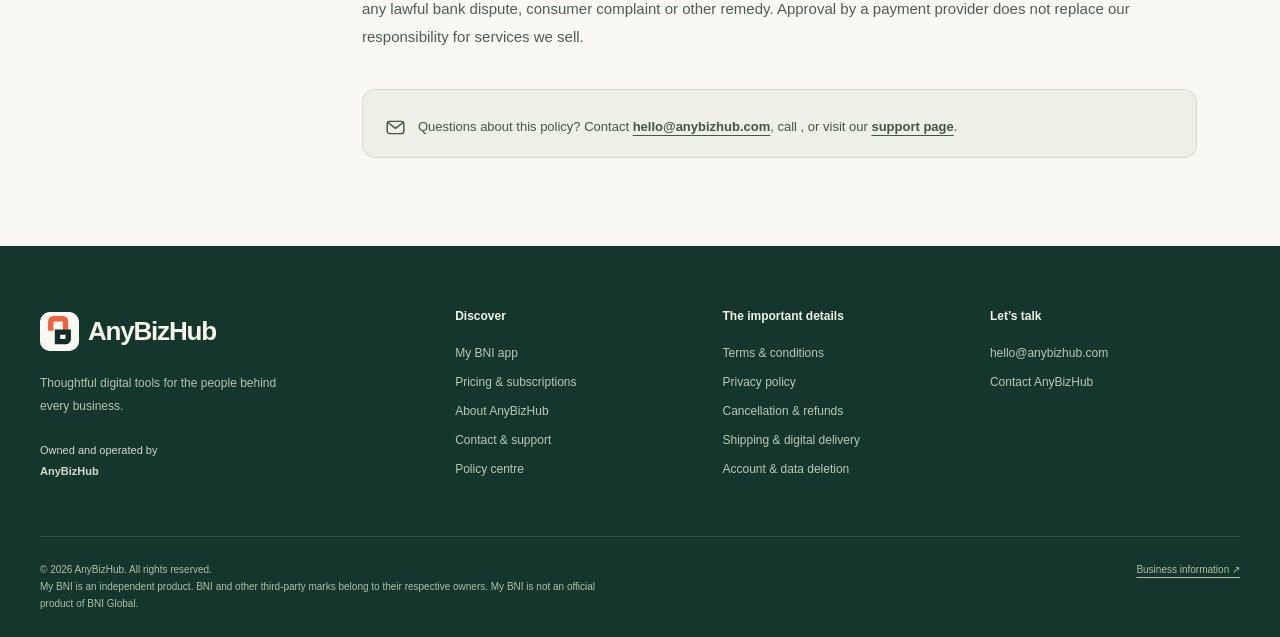
<file: cancellation-refund-policy.html>
<!doctype html>
<html lang="en-IN"><head><meta charset="utf-8"><meta name="viewport" content="width=device-width,initial-scale=1"><meta name="theme-color" content="#173b31"><title>Cancellation &amp; refunds | AnyBizHub</title><meta name="description" content="Choose the right billing channel, understand cancellation, and review the proposed policy for future direct purchases."><meta name="robots" content="noindex,follow"><link rel="canonical" href="https://anybizhub.com/cancellation-refund-policy.html"><meta property="og:type" content="website"><meta property="og:site_name" content="AnyBizHub"><meta property="og:title" content="Cancellation &amp; refunds | AnyBizHub"><meta property="og:description" content="Choose the right billing channel, understand cancellation, and review the proposed policy for future direct purchases."><meta property="og:url" content="https://anybizhub.com/cancellation-refund-policy.html"><meta property="og:image" content="https://anybizhub.com/assets/images/social-preview.png"><meta property="og:image:alt" content="AnyBizHub — Better business. Better connected."><meta name="twitter:card" content="summary_large_image"><link rel="icon" type="image/svg+xml" href="assets/images/favicon.svg"><link rel="stylesheet" href="assets/css/main.css"><script src="assets/js/main.js" defer></script></head><body><a class="skip-link" href="#main">Skip to content</a><div class="topline">A little less admin. A lot more connection.<span>·</span>By AnyBizHub</div>
<header class="site-header"><div class="container nav-wrap"><a class="brand" href="index.html" aria-label="AnyBizHub home"><img src="assets/images/favicon.svg" width="39" height="39" alt="">AnyBizHub</a><button class="menu-toggle" type="button" aria-label="Open navigation" aria-expanded="false" aria-controls="main-nav"><svg class="icon " viewBox="0 0 24 24" aria-hidden="true"><path d="M4 6h16M4 12h16M4 18h16"/></svg></button><nav class="nav-links" id="main-nav" aria-label="Main navigation"><a href="my-bni.html">Our app</a><a href="about.html">About</a><a href="pricing.html">Pricing</a><a href="policies.html" aria-current="page">Policies</a><a href="contact.html">Contact</a></nav><a class="button nav-cta" href="my-bni.html#download">Explore My BNI<svg class="icon " viewBox="0 0 24 24" aria-hidden="true"><path d="M4 12h15M13 5l7 7-7 7"/></svg></a></div></header><main id="main"><section class="page-hero"><div class="container"><nav class="breadcrumbs" aria-label="Breadcrumb"><a href="index.html">Home</a><svg class="icon inline-icon" viewBox="0 0 24 24" aria-hidden="true"><path d="M9 5l7 7-7 7"/></svg><span aria-current="page">Cancellation & refunds</span></nav><div class="eyebrow">CLEAR INFORMATION. INFORMED CHOICES.</div><h1>Cancellation &amp; refund policy</h1><p class="lead">Choose the right billing channel, understand cancellation, and review the proposed policy for future direct purchases.</p><div class="legal-meta"><span class="pill">Draft prepared: 23 September 2026</span><span class="pill">Provider: AnyBizHub</span></div></div></section><div class="container policy-layout"><aside class="policy-sidebar"><h2>On this page</h2><nav aria-label="Policy contents"><a href="#channel">Start with the channel that billed you</a><a href="#apple">Apple App Store purchases</a><a href="#google">Google Play purchases</a><a href="#cancellation">Cancellation is different from a refund</a><a href="#direct">Proposed eligibility for future direct-sale refunds</a><a href="#request">How to request help</a><a href="#timelines">Proposed direct-payment refund timelines</a><a href="#method">Refund destination and exceptions</a><a href="#escalation">When a refund is delayed or disputed</a></nav><button class="button button-outline button-small print-button" type="button"><svg class="icon " viewBox="0 0 24 24" aria-hidden="true"><path d="M6 8V3h12v5M6 17H3V9h18v8h-3M6 14h12v7H6zM17 11h1"/></svg>Print this policy</button><p class="small">Business days mean Monday to Friday, excluding public holidays in India, unless the purchase channel specifies otherwise.</p></aside><article class="legal-article"><div class="notice review-notice"><svg class="icon " viewBox="0 0 24 24" aria-hidden="true"><circle cx="12" cy="12" r="10"/><path d="M12 11v6M12 7h.01"/></svg><p><strong>Draft for business approval — not yet effective.</strong> The proposed policy below must be checked and approved by AnyBizHub before publication or payment onboarding. Existing app-store terms continue to govern current store purchases.</p></div><section class="legal-section" id="channel"><h2>1. Start with the channel that billed you</h2><p>Your receipt identifies the right process. A payment billed by Apple or Google Play is not a direct Razorpay payment to this website. This website currently contains information and support links only; it has no checkout.</p><p>The proposed direct-sale rules below apply only if AnyBizHub sells you a service directly under these terms. They do not replace the app stores’ refund rules, decision-making or processing timelines.</p></section><section class="legal-section" id="apple"><h2>2. Apple App Store purchases</h2><p>Manage subscription renewal in the Apple account used to purchase. For a refund request, use Apple’s Report a Problem process. Apple determines eligibility and communicates the outcome under its applicable policies; we cannot promise or directly issue an Apple-billed refund through Razorpay.</p><p><a class="text-link" href="https://support.apple.com/en-in/118428" target="_blank" rel="noopener noreferrer">Apple subscription cancellation guide<svg class="icon inline-icon" viewBox="0 0 24 24" aria-hidden="true"><path d="M6 18L18 6M6 6h12v12"/></svg><span class="sr-only"> (opens in a new tab)</span></a><br><a class="text-link" href="https://support.apple.com/en-in/118223" target="_blank" rel="noopener noreferrer">Apple refund request guide<svg class="icon inline-icon" viewBox="0 0 24 24" aria-hidden="true"><path d="M6 18L18 6M6 6h12v12"/></svg><span class="sr-only"> (opens in a new tab)</span></a></p></section><section class="legal-section" id="google"><h2>3. Google Play purchases</h2><p>Manage subscription renewal in the Google Play account used to purchase. Use Google’s refund process or contact us with the order reference when developer assistance is appropriate. Eligibility and timing depend on Google Play rules and the purchase circumstances.</p><p><a class="text-link" href="https://support.google.com/googleplay/answer/7018481?hl=en" target="_blank" rel="noopener noreferrer">Google Play subscription cancellation guide<svg class="icon inline-icon" viewBox="0 0 24 24" aria-hidden="true"><path d="M6 18L18 6M6 6h12v12"/></svg><span class="sr-only"> (opens in a new tab)</span></a><br><a class="text-link" href="https://support.google.com/googleplay/workflow/9813244?hl=en" target="_blank" rel="noopener noreferrer">Google Play refund request process<svg class="icon inline-icon" viewBox="0 0 24 24" aria-hidden="true"><path d="M6 18L18 6M6 6h12v12"/></svg><span class="sr-only"> (opens in a new tab)</span></a></p></section><section class="legal-section" id="cancellation"><h2>4. Cancellation is different from a refund</h2><p>Cancellation stops a future renewal according to the purchase channel’s rules; it does not by itself return an already collected payment. The store or agreed order terms determine access remaining after cancellation. Cancel before the stated renewal deadline.</p><p><strong>Uninstalling the app, logging out, or requesting account deletion does not cancel an Apple or Google subscription.</strong> Do that separately in the store. For a future direct subscription, the order must provide its own cancellation method and renewal terms before purchase.</p></section><section class="legal-section" id="direct"><h2>5. Proposed eligibility for future direct-sale refunds</h2><p>For a future qualifying direct purchase from us, contact support when there is a duplicate settled charge, an incorrect amount, paid access that was not supplied within the promised timeframe, or a material service defect that cannot reasonably be resolved. If we discontinue an undelivered paid service, we will provide an appropriate refund for the undelivered portion.</p><p>Please report an issue within <strong>7 calendar days</strong> of purchase or discovering the billing or delivery problem. This is a request-handling target, not a limitation on statutory rights. Later requests will still be considered when law or the circumstances require.</p><p>A change of mind after a digital service has been supplied does not automatically establish refund eligibility. We assess the actual use, undelivered portion, stated offer and applicable law. We do not apply a blanket “no refunds under any circumstances” rule.</p></section><section class="legal-section" id="request"><h2>6. How to request help</h2><p>Email <a href="mailto:hello@anybizhub.com">hello@anybizhub.com</a> with the subject “Refund request — My BNI”. Include the account email, payment channel, date, amount, transaction or store-order reference, and a brief explanation. A redacted receipt can help us identify the payment.</p><p>Do not send full card numbers, CVVs, OTPs, UPI PINs or banking passwords. Use the <a href="contact.html">email form</a> for an easy starting point. The message opens in your email app and is sent only when you choose Send.</p></section><section class="legal-section" id="timelines"><h2>7. Proposed direct-payment refund timelines</h2><div class="data-table-wrap" tabindex="0" role="region" aria-label="Proposed refund timelines, scroll horizontally on small screens"><table class="data-table"><thead><tr><th scope="col">Stage</th><th scope="col">Proposed timeframe</th></tr></thead><tbody><tr><td>Acknowledge your request</td><td>Within 2 business days of receipt.</td></tr><tr><td>Review and communicate a decision</td><td>Normally within 7 business days after receiving the information needed to assess the request.</td></tr><tr><td>Initiate an approved direct refund</td><td>Within 2 business days after approval.</td></tr><tr><td>Credit to the original payment method</td><td>Usually 5–10 business days after initiation, depending on the payment method, bank and provider. Some cases may take longer.</td></tr></tbody></table></div><p>These are proposed business service targets, not a guarantee of a bank or app store’s processing time. If a case needs longer review, we will explain the reason and next update. The payment provider’s final transaction status and applicable timelines control its processing stage.</p></section><section class="legal-section" id="method"><h2>8. Refund destination and exceptions</h2><p>Approved direct refunds are normally returned to the original payment method, not to an unrelated third-party account. We do not charge a separate fee for requesting a refund. Any lawful deduction or proportionate refund must be explained before it is applied; statutory entitlements take precedence.</p><p>A failed-payment reversal is different from a refund of a settled purchase. If money appears debited but no purchase is confirmed, contact support with the reference before paying again. Your bank or payment provider may need to trace or reverse the transaction.</p></section><section class="legal-section" id="escalation"><h2>9. When a refund is delayed or disputed</h2><p>Contact <a href="mailto:hello@anybizhub.com">hello@anybizhub.com</a> with the original request and transaction reference. For an initiated direct refund, we can provide a payment-provider reference when available to help the bank trace it.</p><p>If you remain dissatisfied, request escalation in the same support thread. These procedures do not prevent you from using any lawful bank dispute, consumer complaint or other remedy. Approval by a payment provider does not replace our responsibility for services we sell.</p></section><div class="policy-end notice"><svg class="icon " viewBox="0 0 24 24" aria-hidden="true"><rect x="2.5" y="5" width="19" height="14" rx="3"/><path d="M3 6l9 7 9-7"/></svg><p>Questions about this policy? Contact <a href="mailto:hello@anybizhub.com">hello@anybizhub.com</a>, call , or visit our <a href="contact.html">support page</a>.</p></div></article></div></main><footer class="site-footer"><div class="container"><div class="footer-top"><div class="footer-brand"><a class="brand" href="index.html" aria-label="AnyBizHub home"><img src="assets/images/favicon.svg" width="39" height="39" alt="">AnyBizHub</a><p>Thoughtful digital tools for the people behind every business.</p><p class="footer-legal">Owned and operated by<br><strong>AnyBizHub</strong><br></p></div><div class="footer-col"><h2>Discover</h2><a href="my-bni.html">My BNI app</a><a href="pricing.html">Pricing &amp; subscriptions</a><a href="about.html">About AnyBizHub</a><a href="contact.html">Contact &amp; support</a><a href="policies.html">Policy centre</a></div><div class="footer-col"><h2>The important details</h2><a href="terms-and-conditions.html">Terms &amp; conditions</a><a href="privacy-policy.html">Privacy policy</a><a href="cancellation-refund-policy.html">Cancellation &amp; refunds</a><a href="shipping-delivery-policy.html">Shipping &amp; digital delivery</a><a href="account-deletion.html">Account &amp; data deletion</a></div><div class="footer-col"><h2>Let’s talk</h2><a href="mailto:hello@anybizhub.com">hello@anybizhub.com</a><a href="contact.html">Contact AnyBizHub</a></div></div><div class="footer-bottom"><p>© 2026 AnyBizHub. All rights reserved.<br>My BNI is an independent product. BNI and other third-party marks belong to their respective owners. My BNI is not an official product of BNI Global.</p><a href="about.html#business-information">Business information ↗</a></div></div></footer></body></html>
</file>
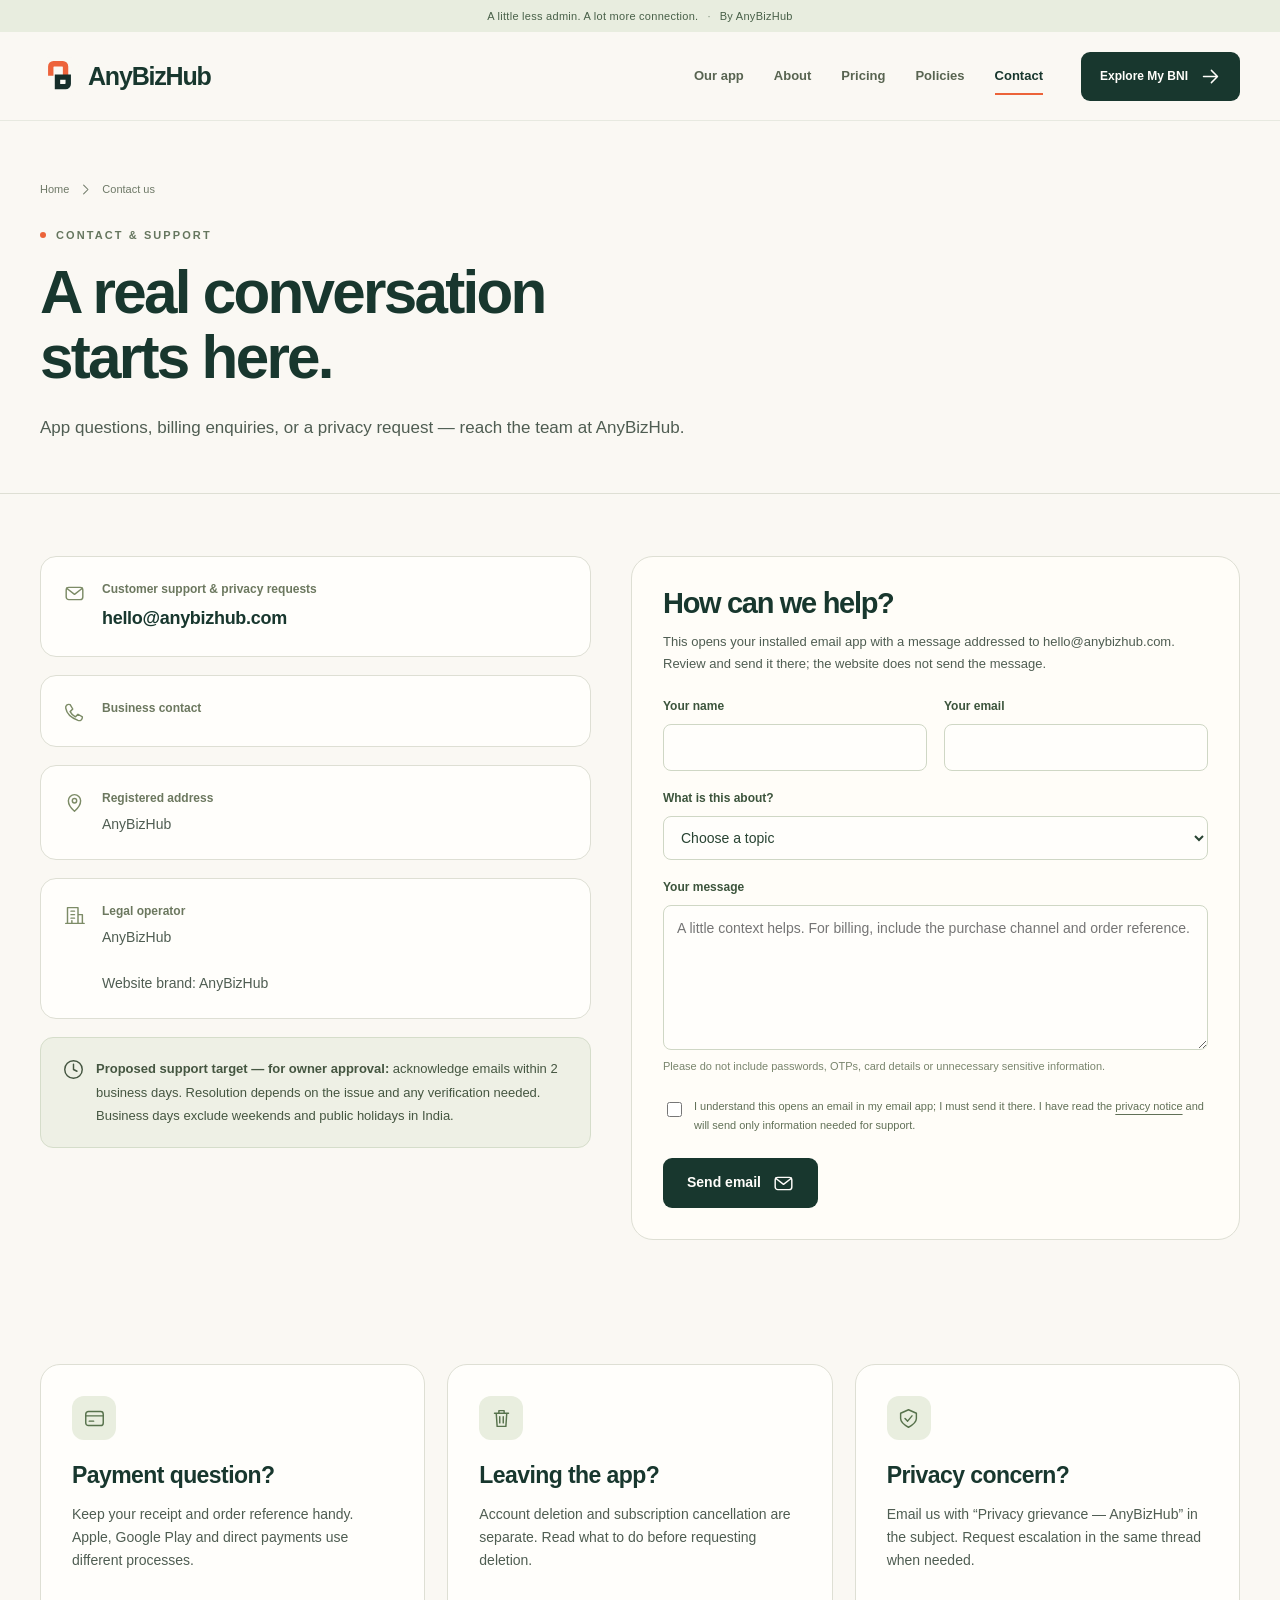
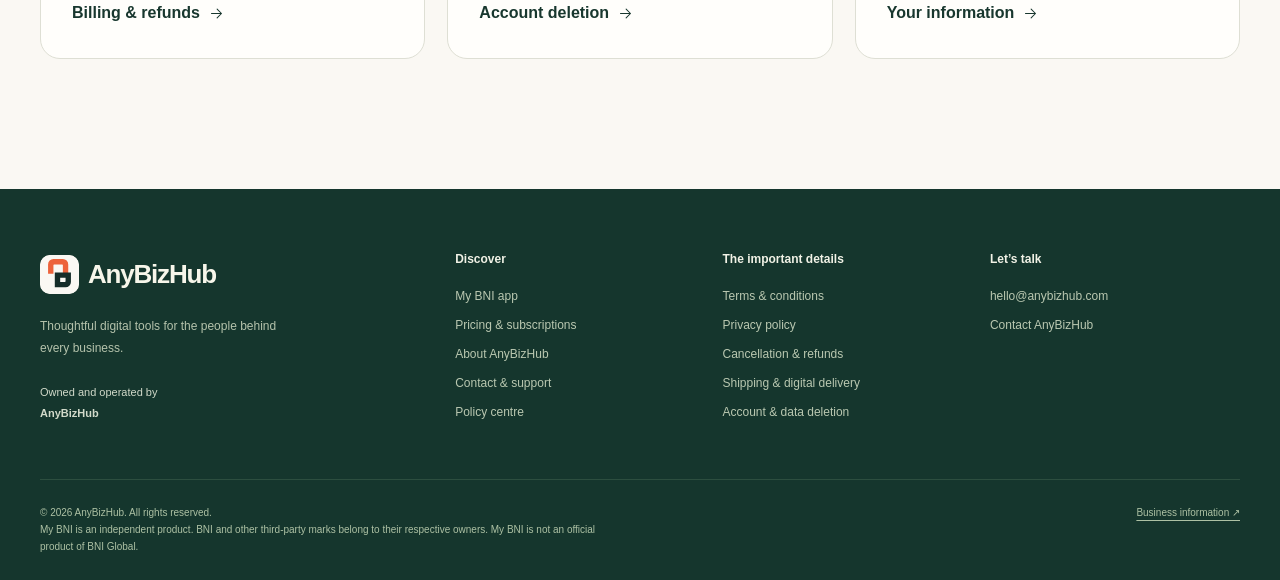
<file: contact.html>
<!doctype html>
<html lang="en-IN"><head><meta charset="utf-8"><meta name="viewport" content="width=device-width,initial-scale=1"><meta name="theme-color" content="#173b31"><title>Contact &amp; support | AnyBizHub</title><meta name="description" content="Contact AnyBizHub for My BNI support, billing enquiries and privacy requests. Email, phone and registered address."><meta name="robots" content="noindex,follow"><link rel="canonical" href="https://anybizhub.com/contact.html"><meta property="og:type" content="website"><meta property="og:site_name" content="AnyBizHub"><meta property="og:title" content="Contact &amp; support | AnyBizHub"><meta property="og:description" content="Contact AnyBizHub for My BNI support, billing enquiries and privacy requests. Email, phone and registered address."><meta property="og:url" content="https://anybizhub.com/contact.html"><meta property="og:image" content="https://anybizhub.com/assets/images/social-preview.png"><meta property="og:image:alt" content="AnyBizHub — Better business. Better connected."><meta name="twitter:card" content="summary_large_image"><link rel="icon" type="image/svg+xml" href="assets/images/favicon.svg"><link rel="stylesheet" href="assets/css/main.css"><script src="assets/js/main.js" defer></script></head><body><a class="skip-link" href="#main">Skip to content</a><div class="topline">A little less admin. A lot more connection.<span>·</span>By AnyBizHub</div>
<header class="site-header"><div class="container nav-wrap"><a class="brand" href="index.html" aria-label="AnyBizHub home"><img src="assets/images/favicon.svg" width="39" height="39" alt="">AnyBizHub</a><button class="menu-toggle" type="button" aria-label="Open navigation" aria-expanded="false" aria-controls="main-nav"><svg class="icon " viewBox="0 0 24 24" aria-hidden="true"><path d="M4 6h16M4 12h16M4 18h16"/></svg></button><nav class="nav-links" id="main-nav" aria-label="Main navigation"><a href="my-bni.html">Our app</a><a href="about.html">About</a><a href="pricing.html">Pricing</a><a href="policies.html">Policies</a><a href="contact.html" aria-current="page">Contact</a></nav><a class="button nav-cta" href="my-bni.html#download">Explore My BNI<svg class="icon " viewBox="0 0 24 24" aria-hidden="true"><path d="M4 12h15M13 5l7 7-7 7"/></svg></a></div></header><main id="main"><section class="page-hero"><div class="container"><nav class="breadcrumbs" aria-label="Breadcrumb"><a href="index.html">Home</a><svg class="icon inline-icon" viewBox="0 0 24 24" aria-hidden="true"><path d="M9 5l7 7-7 7"/></svg><span aria-current="page">Contact us</span></nav><div class="eyebrow">CONTACT & SUPPORT</div><h1>A real conversation<br>starts here.</h1><p class="lead">App questions, billing enquiries, or a privacy request — reach the team at AnyBizHub.</p></div></section><section class="section-sm"><div class="container support-grid"><div class="contact-stack"><div class="contact-method"><svg class="icon " viewBox="0 0 24 24" aria-hidden="true"><rect x="2.5" y="5" width="19" height="14" rx="3"/><path d="M3 6l9 7 9-7"/></svg><div><strong>Customer support & privacy requests</strong><a href="mailto:hello@anybizhub.com">hello@anybizhub.com</a></div></div><div class="contact-method"><svg class="icon " viewBox="0 0 24 24" aria-hidden="true"><path d="M7 3l3 5-3 3a14 14 0 0 0 6 6l3-3 5 3c0 3-2 5-5 4C8 18 3 13 2 7c-.6-3 2-5 5-4z"/></svg><div><strong>Business contact</strong></div></div><div class="contact-method"><svg class="icon " viewBox="0 0 24 24" aria-hidden="true"><path d="M19 10c0 6-7 12-7 12S5 16 5 10a7 7 0 1 1 14 0z"/><circle cx="12" cy="10" r="2.5"/></svg><div><strong>Registered address</strong><p>AnyBizHub<br></p></div></div><div class="contact-method"><svg class="icon " viewBox="0 0 24 24" aria-hidden="true"><path d="M4 21V3h12v18M16 11h5v10M2 21h21M8 7h4M8 11h4M8 15h4M9 21v-3"/></svg><div><strong>Legal operator</strong><p>AnyBizHub<br><br>Website brand: AnyBizHub</p></div></div><div class="notice"><svg class="icon " viewBox="0 0 24 24" aria-hidden="true"><circle cx="12" cy="12" r="10"/><path d="M12 6v6l4 2"/></svg><p><strong>Proposed support target — for owner approval:</strong> acknowledge emails within 2 business days. Resolution depends on the issue and any verification needed. Business days exclude weekends and public holidays in India.</p></div></div><div class="form-card"><h2>How can we help?</h2><p>This opens your installed email app with a message addressed to hello@anybizhub.com. Review and send it there; the website does not send the message.</p><form class="email-form" action="mailto:hello@anybizhub.com" method="post" enctype="text/plain" data-email="hello@anybizhub.com" data-request-type="support"><div class="form-row"><div class="field"><label for="request-name">Your name</label><input id="request-name" name="name" autocomplete="name" maxlength="100" required></div><div class="field"><label for="request-email">Your email</label><input id="request-email" name="email" type="email" autocomplete="email" maxlength="160" required></div></div><div class="field"><label for="request-topic">What is this about?</label><select id="request-topic" name="topic" required><option value="">Choose a topic</option><option>General question</option><option>Account or app support</option><option>Pricing or subscriptions</option><option>Payment / refund enquiry</option><option>Privacy grievance</option><option>Account / data deletion</option></select></div><div class="field"><label for="request-message">Your message</label><textarea id="request-message" name="message" rows="5" maxlength="1800" aria-describedby="message-help" required placeholder="A little context helps. For billing, include the purchase channel and order reference."></textarea><span class="field-help" id="message-help">Please do not include passwords, OTPs, card details or unnecessary sensitive information.</span></div><label class="check-field"><input type="checkbox" name="acknowledgement" required><span>I understand this opens an email in my email app; I must send it there. I have read the <a href="privacy-policy.html">privacy notice</a> and will send only information needed for support.</span></label><a class="button send-email-link" href="mailto:hello@anybizhub.com">Send email<svg class="icon " viewBox="0 0 24 24" aria-hidden="true"><rect x="2.5" y="5" width="19" height="14" rx="3"/><path d="M3 6l9 7 9-7"/></svg></a></form></div></div></section><section class="section-sm"><div class="container cards-3"><article class="card"><div class="card-icon"><svg class="icon " viewBox="0 0 24 24" aria-hidden="true"><rect x="2" y="4" width="20" height="16" rx="3"/><path d="M2 9h20M6 15h5"/></svg></div><h3>Payment question?</h3><p>Keep your receipt and order reference handy. Apple, Google Play and direct payments use different processes.</p><div class="button-row"><a class="text-link" href="cancellation-refund-policy.html">Billing & refunds<svg class="icon inline-icon" viewBox="0 0 24 24" aria-hidden="true"><path d="M4 12h15M13 5l7 7-7 7"/></svg></a></div></article><article class="card"><div class="card-icon"><svg class="icon " viewBox="0 0 24 24" aria-hidden="true"><path d="M4 6h16M9 6V3h6v3M6 6l1 15h10l1-15M10 10v7M14 10v7"/></svg></div><h3>Leaving the app?</h3><p>Account deletion and subscription cancellation are separate. Read what to do before requesting deletion.</p><div class="button-row"><a class="text-link" href="account-deletion.html">Account deletion<svg class="icon inline-icon" viewBox="0 0 24 24" aria-hidden="true"><path d="M4 12h15M13 5l7 7-7 7"/></svg></a></div></article><article class="card"><div class="card-icon"><svg class="icon " viewBox="0 0 24 24" aria-hidden="true"><path d="M12 2l9 4v6c0 5-9 10-9 10S3 17 3 12V6l9-4zM8 12l3 3 5-6"/></svg></div><h3>Privacy concern?</h3><p>Email us with “Privacy grievance — AnyBizHub” in the subject. Request escalation in the same thread when needed.</p><div class="button-row"><a class="text-link" href="privacy-policy.html">Your information<svg class="icon inline-icon" viewBox="0 0 24 24" aria-hidden="true"><path d="M4 12h15M13 5l7 7-7 7"/></svg></a></div></article></div></section></main><footer class="site-footer"><div class="container"><div class="footer-top"><div class="footer-brand"><a class="brand" href="index.html" aria-label="AnyBizHub home"><img src="assets/images/favicon.svg" width="39" height="39" alt="">AnyBizHub</a><p>Thoughtful digital tools for the people behind every business.</p><p class="footer-legal">Owned and operated by<br><strong>AnyBizHub</strong><br></p></div><div class="footer-col"><h2>Discover</h2><a href="my-bni.html">My BNI app</a><a href="pricing.html">Pricing &amp; subscriptions</a><a href="about.html">About AnyBizHub</a><a href="contact.html">Contact &amp; support</a><a href="policies.html">Policy centre</a></div><div class="footer-col"><h2>The important details</h2><a href="terms-and-conditions.html">Terms &amp; conditions</a><a href="privacy-policy.html">Privacy policy</a><a href="cancellation-refund-policy.html">Cancellation &amp; refunds</a><a href="shipping-delivery-policy.html">Shipping &amp; digital delivery</a><a href="account-deletion.html">Account &amp; data deletion</a></div><div class="footer-col"><h2>Let’s talk</h2><a href="mailto:hello@anybizhub.com">hello@anybizhub.com</a><a href="contact.html">Contact AnyBizHub</a></div></div><div class="footer-bottom"><p>© 2026 AnyBizHub. All rights reserved.<br>My BNI is an independent product. BNI and other third-party marks belong to their respective owners. My BNI is not an official product of BNI Global.</p><a href="about.html#business-information">Business information ↗</a></div></div></footer></body></html>
</file>
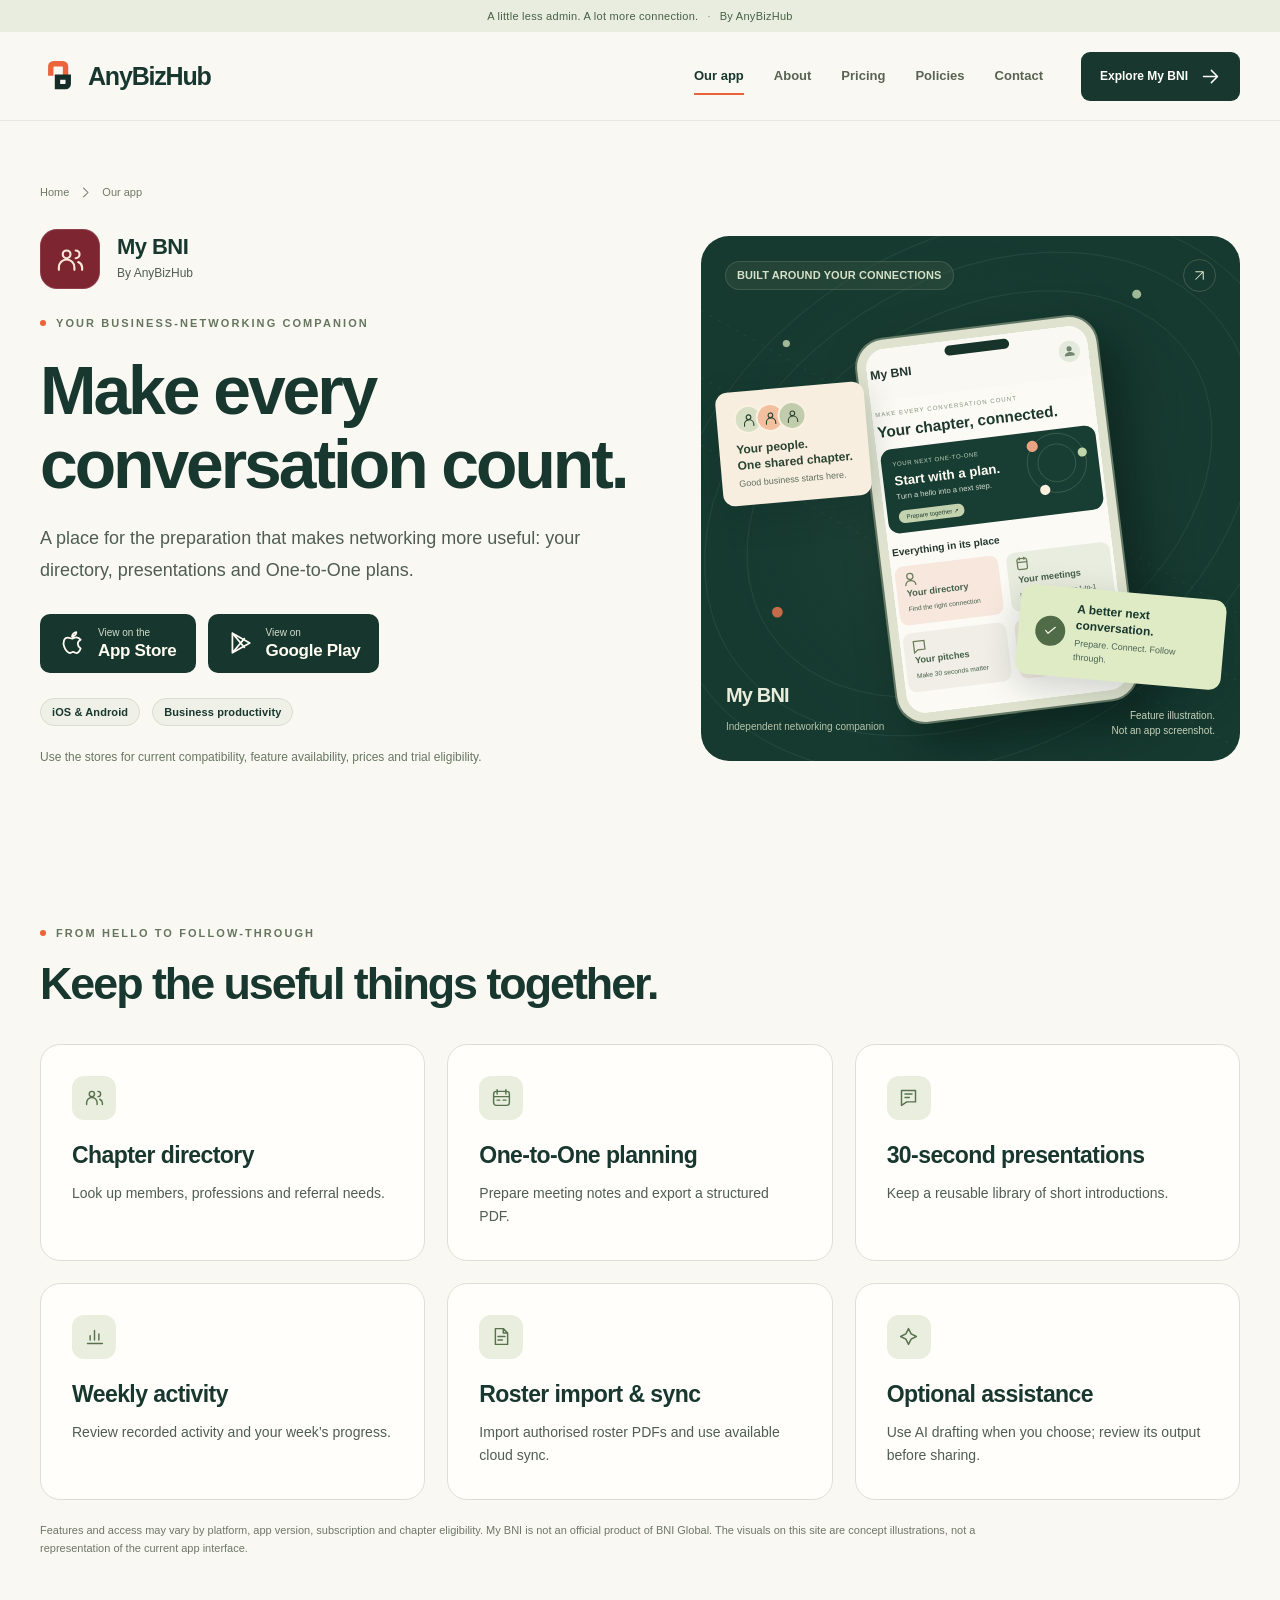
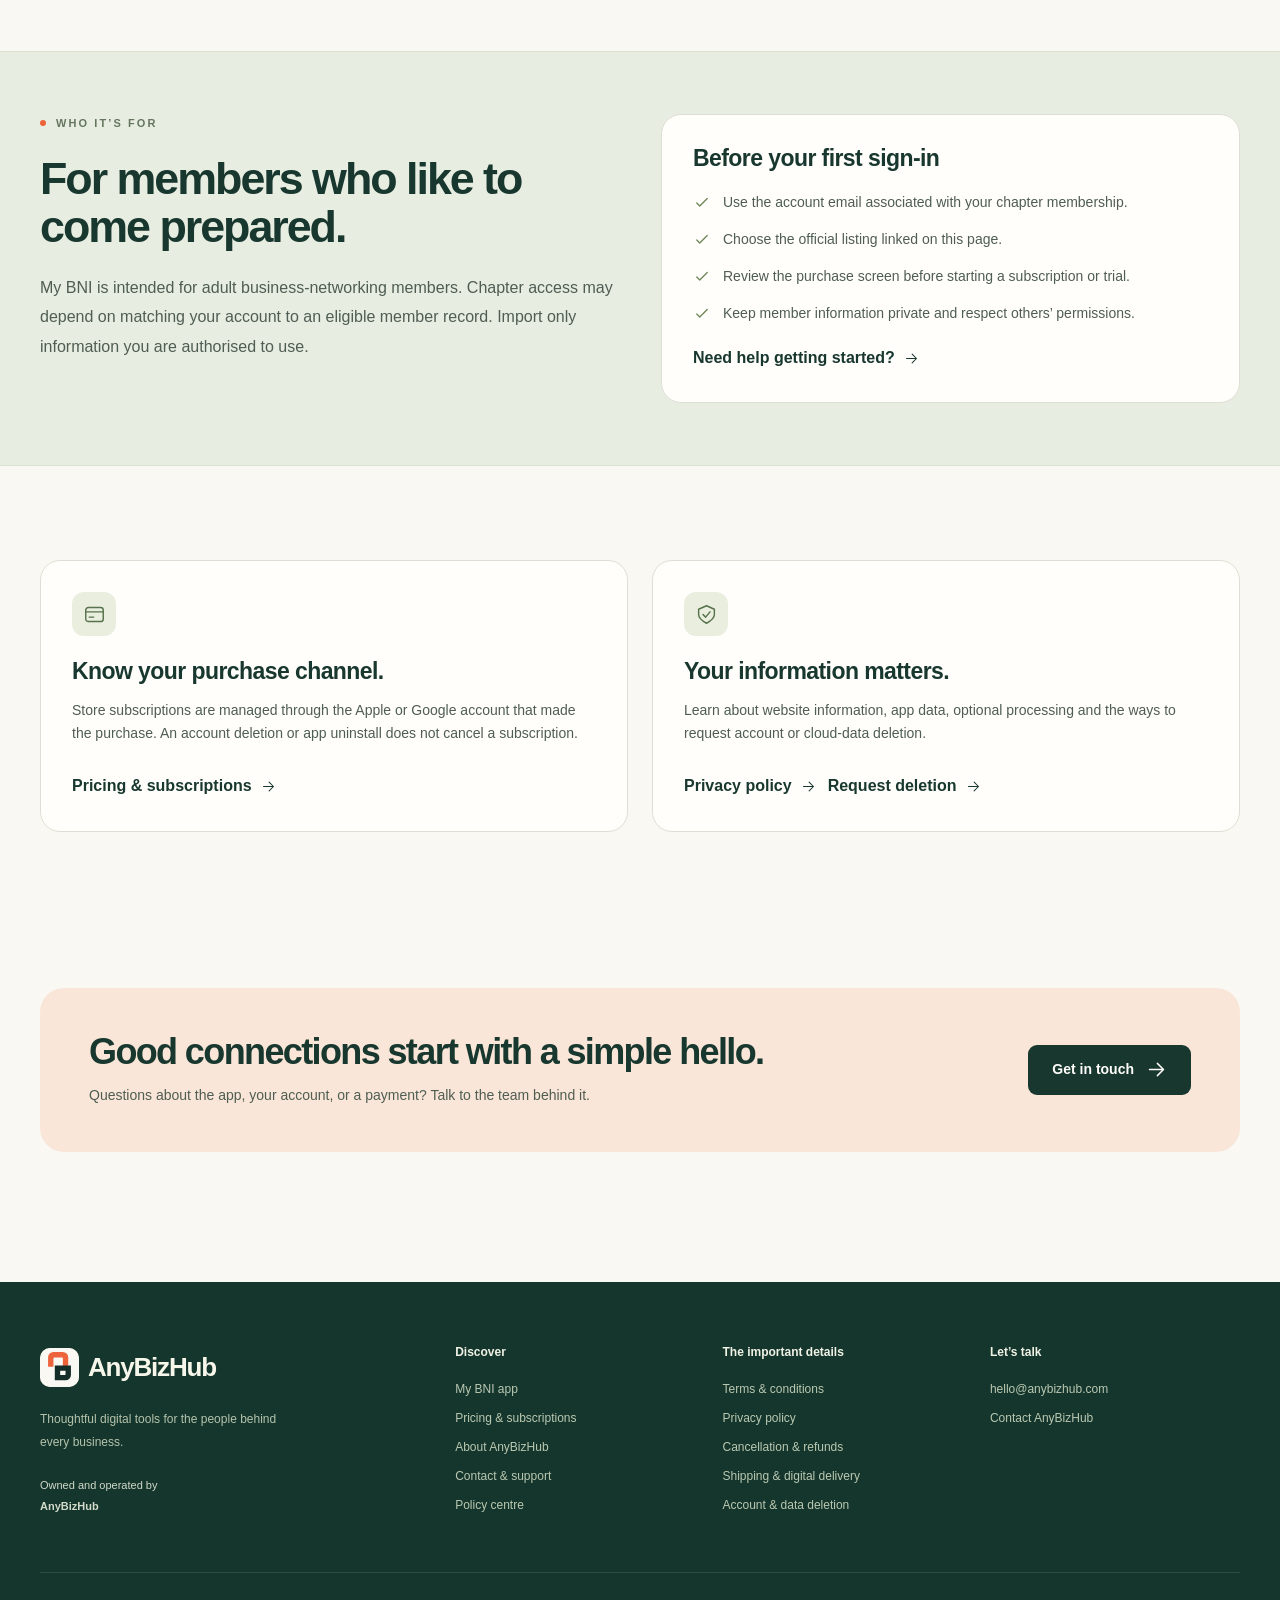
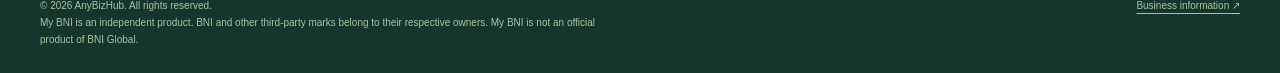
<file: my-bni.html>
<!doctype html>
<html lang="en-IN"><head><meta charset="utf-8"><meta name="viewport" content="width=device-width,initial-scale=1"><meta name="theme-color" content="#173b31"><title>My BNI — your business-networking companion | AnyBizHub</title><meta name="description" content="Explore My BNI for iOS and Android: chapter directories, presentations, One-to-One preparation and weekly activity."><meta name="robots" content="noindex,follow"><link rel="canonical" href="https://anybizhub.com/my-bni.html"><meta property="og:type" content="website"><meta property="og:site_name" content="AnyBizHub"><meta property="og:title" content="My BNI — your business-networking companion | AnyBizHub"><meta property="og:description" content="Explore My BNI for iOS and Android: chapter directories, presentations, One-to-One preparation and weekly activity."><meta property="og:url" content="https://anybizhub.com/my-bni.html"><meta property="og:image" content="https://anybizhub.com/assets/images/social-preview.png"><meta property="og:image:alt" content="AnyBizHub — Better business. Better connected."><meta name="twitter:card" content="summary_large_image"><link rel="icon" type="image/svg+xml" href="assets/images/favicon.svg"><link rel="stylesheet" href="assets/css/main.css"><script src="assets/js/main.js" defer></script></head><body><a class="skip-link" href="#main">Skip to content</a><div class="topline">A little less admin. A lot more connection.<span>·</span>By AnyBizHub</div>
<header class="site-header"><div class="container nav-wrap"><a class="brand" href="index.html" aria-label="AnyBizHub home"><img src="assets/images/favicon.svg" width="39" height="39" alt="">AnyBizHub</a><button class="menu-toggle" type="button" aria-label="Open navigation" aria-expanded="false" aria-controls="main-nav"><svg class="icon " viewBox="0 0 24 24" aria-hidden="true"><path d="M4 6h16M4 12h16M4 18h16"/></svg></button><nav class="nav-links" id="main-nav" aria-label="Main navigation"><a href="my-bni.html" aria-current="page">Our app</a><a href="about.html">About</a><a href="pricing.html">Pricing</a><a href="policies.html">Policies</a><a href="contact.html">Contact</a></nav><a class="button nav-cta" href="my-bni.html#download">Explore My BNI<svg class="icon " viewBox="0 0 24 24" aria-hidden="true"><path d="M4 12h15M13 5l7 7-7 7"/></svg></a></div></header><main id="main"><section class="section-sm"><div class="container"><nav class="breadcrumbs" aria-label="Breadcrumb"><a href="index.html">Home</a><svg class="icon inline-icon" viewBox="0 0 24 24" aria-hidden="true"><path d="M9 5l7 7-7 7"/></svg><span aria-current="page">Our app</span></nav><div class="app-hero"><div><div class="product-identity"><div class="product-symbol" aria-hidden="true"><svg class="icon " viewBox="0 0 24 24" aria-hidden="true"><circle cx="9" cy="8" r="3"/><path d="M3 20v-2a6 6 0 0 1 12 0v2M16 5a3 3 0 0 1 0 6M18 14a5 5 0 0 1 3 4v2"/></svg></div><div><h3>My BNI</h3><p>By AnyBizHub</p></div></div><div class="eyebrow">YOUR BUSINESS-NETWORKING COMPANION</div><h1>Make every<br>conversation count.</h1><p class="lead">A place for the preparation that makes networking more useful: your directory, presentations and One-to-One plans.</p><div id="download"><div class="store-buttons"><a class="store-button" href="https://apps.apple.com/in/app/my-bni/id6804715863" target="_blank" rel="noopener noreferrer"><svg class="icon " viewBox="0 0 24 24" aria-hidden="true"><path d="M16 2c0 2-2 4-4 4 0-2 2-4 4-4zM20 17c-1 3-3 5-5 4-2-1-2-1-4 0-2 1-5-2-6-5C3 11 5 7 8 7c2 0 3 1 4 1s3-2 5-1c1 0 2 1 3 2-4 2-3 6 0 8z"/></svg><div><span>View on the</span><strong>App Store</strong></div><span class="sr-only"> (opens in a new tab)</span></a><a class="store-button" href="https://play.google.com/store/apps/details?id=com.anybizhub.mybni.app" target="_blank" rel="noopener noreferrer"><svg class="icon " viewBox="0 0 24 24" aria-hidden="true"><path d="M5 3l16 9-16 9V3zM5 3l11 13M5 21l11-13"/></svg><div><span>View on</span><strong>Google Play</strong></div><span class="sr-only"> (opens in a new tab)</span></a></div></div><div class="app-details-strip"><span class="pill">iOS &amp; Android</span><span class="pill">Business productivity</span></div><p class="reading-note">Use the stores for current compatibility, feature availability, prices and trial eligibility.</p></div><div class="hero-stage" aria-label="Illustrative overview of My BNI’s networking features"><div class="stage-top"><span class="pill pill-dark">BUILT AROUND YOUR CONNECTIONS</span><a class="round-link" href="my-bni.html" aria-label="Explore the My BNI app"><svg class="icon inline-icon" viewBox="0 0 24 24" aria-hidden="true"><path d="M6 18L18 6M6 6h12v12"/></svg></a></div><div class="phone"><img src="assets/images/product-overview.svg" width="480" height="720" alt="Illustration of a My BNI workspace with a directory, meetings, pitches and progress. Not an actual app screenshot."></div><div class="float-card float-card-one" aria-hidden="true"><div class="avatar-stack"><span><svg class="icon " viewBox="0 0 24 24" aria-hidden="true"><circle cx="12" cy="8" r="3.5"/><path d="M5 21v-2a7 7 0 0 1 14 0v2"/></svg></span><span><svg class="icon " viewBox="0 0 24 24" aria-hidden="true"><circle cx="12" cy="8" r="3.5"/><path d="M5 21v-2a7 7 0 0 1 14 0v2"/></svg></span><span><svg class="icon " viewBox="0 0 24 24" aria-hidden="true"><circle cx="12" cy="8" r="3.5"/><path d="M5 21v-2a7 7 0 0 1 14 0v2"/></svg></span></div><strong>Your people.<br>One shared chapter.</strong><p>Good business starts here.</p></div><div class="float-card float-card-two" aria-hidden="true"><span class="tick-orb"><svg class="icon " viewBox="0 0 24 24" aria-hidden="true"><path d="M5 12l4 4L19 6"/></svg></span><div><strong>A better next conversation.</strong><p>Prepare. Connect. Follow through.</p></div></div><div class="stage-bottom"><div><strong>My BNI</strong><span>Independent networking companion</span></div><p class="stage-caption">Feature illustration.<br>Not an app screenshot.</p></div></div></div></div></section><section class="section"><div class="container"><div class="section-head"><div><div class="eyebrow">FROM HELLO TO FOLLOW-THROUGH</div><h2>Keep the useful things together.</h2></div></div><div class="cards-3"><article class="card"><div class="card-icon"><svg class="icon " viewBox="0 0 24 24" aria-hidden="true"><circle cx="9" cy="8" r="3"/><path d="M3 20v-2a6 6 0 0 1 12 0v2M16 5a3 3 0 0 1 0 6M18 14a5 5 0 0 1 3 4v2"/></svg></div><h3>Chapter directory</h3><p>Look up members, professions and referral needs.</p></article><article class="card"><div class="card-icon"><svg class="icon " viewBox="0 0 24 24" aria-hidden="true"><rect x="3" y="5" width="18" height="16" rx="3"/><path d="M7 3v5M17 3v5M3 11h18M7 15h3M14 15h3"/></svg></div><h3>One-to-One planning</h3><p>Prepare meeting notes and export a structured PDF.</p></article><article class="card"><div class="card-icon"><svg class="icon " viewBox="0 0 24 24" aria-hidden="true"><path d="M4 4h16v13H10l-6 4V4zM8 8h8M8 12h5"/></svg></div><h3>30-second presentations</h3><p>Keep a reusable library of short introductions.</p></article><article class="card"><div class="card-icon"><svg class="icon " viewBox="0 0 24 24" aria-hidden="true"><path d="M4 20h17M7 16v-5M12 16V5M17 16V9"/></svg></div><h3>Weekly activity</h3><p>Review recorded activity and your week’s progress.</p></article><article class="card"><div class="card-icon"><svg class="icon " viewBox="0 0 24 24" aria-hidden="true"><path d="M14 3H5v18h14V8l-5-5zM14 3v5h5M8 12h8M8 16h5"/></svg></div><h3>Roster import & sync</h3><p>Import authorised roster PDFs and use available cloud sync.</p></article><article class="card"><div class="card-icon"><svg class="icon " viewBox="0 0 24 24" aria-hidden="true"><path d="M12 3l3 6 6 3-6 3-3 6-3-6-6-3 6-3 3-6z"/></svg></div><h3>Optional assistance</h3><p>Use AI drafting when you choose; review its output before sharing.</p></article></div><p class="disclaimer">Features and access may vary by platform, app version, subscription and chapter eligibility. My BNI is not an official product of BNI Global. The visuals on this site are concept illustrations, not a representation of the current app interface.</p></div></section><section class="section-sm sage-section"><div class="container two-column"><div class="content-stack"><div class="eyebrow">WHO IT’S FOR</div><h2>For members who like to come prepared.</h2><p>My BNI is intended for adult business-networking members. Chapter access may depend on matching your account to an eligible member record. Import only information you are authorised to use.</p></div><div class="card"><h3>Before your first sign-in</h3><ul class="feature-list"><li><svg class="icon " viewBox="0 0 24 24" aria-hidden="true"><path d="M5 12l4 4L19 6"/></svg><span>Use the account email associated with your chapter membership.</span></li><li><svg class="icon " viewBox="0 0 24 24" aria-hidden="true"><path d="M5 12l4 4L19 6"/></svg><span>Choose the official listing linked on this page.</span></li><li><svg class="icon " viewBox="0 0 24 24" aria-hidden="true"><path d="M5 12l4 4L19 6"/></svg><span>Review the purchase screen before starting a subscription or trial.</span></li><li><svg class="icon " viewBox="0 0 24 24" aria-hidden="true"><path d="M5 12l4 4L19 6"/></svg><span>Keep member information private and respect others’ permissions.</span></li></ul><a class="text-link" href="contact.html">Need help getting started?<svg class="icon inline-icon" viewBox="0 0 24 24" aria-hidden="true"><path d="M4 12h15M13 5l7 7-7 7"/></svg></a></div></div></section><section class="section"><div class="container cards-2"><div class="card"><div class="card-icon"><svg class="icon " viewBox="0 0 24 24" aria-hidden="true"><rect x="2" y="4" width="20" height="16" rx="3"/><path d="M2 9h20M6 15h5"/></svg></div><h3>Know your purchase channel.</h3><p>Store subscriptions are managed through the Apple or Google account that made the purchase. An account deletion or app uninstall does not cancel a subscription.</p><div class="button-row"><a class="text-link" href="pricing.html">Pricing & subscriptions<svg class="icon inline-icon" viewBox="0 0 24 24" aria-hidden="true"><path d="M4 12h15M13 5l7 7-7 7"/></svg></a></div></div><div class="card"><div class="card-icon"><svg class="icon " viewBox="0 0 24 24" aria-hidden="true"><path d="M12 2l9 4v6c0 5-9 10-9 10S3 17 3 12V6l9-4zM8 12l3 3 5-6"/></svg></div><h3>Your information matters.</h3><p>Learn about website information, app data, optional processing and the ways to request account or cloud-data deletion.</p><div class="button-row"><a class="text-link" href="privacy-policy.html">Privacy policy<svg class="icon inline-icon" viewBox="0 0 24 24" aria-hidden="true"><path d="M4 12h15M13 5l7 7-7 7"/></svg></a><a class="text-link" href="account-deletion.html">Request deletion<svg class="icon inline-icon" viewBox="0 0 24 24" aria-hidden="true"><path d="M4 12h15M13 5l7 7-7 7"/></svg></a></div></div></div></section><section class="section-sm"><div class="container"><div class="cta-panel"><div><h2>Good connections start with a simple hello.</h2><p>Questions about the app, your account, or a payment? Talk to the team behind it.</p></div><a class="button " href="contact.html">Get in touch<svg class="icon " viewBox="0 0 24 24" aria-hidden="true"><path d="M4 12h15M13 5l7 7-7 7"/></svg></a></div></div></section></main><footer class="site-footer"><div class="container"><div class="footer-top"><div class="footer-brand"><a class="brand" href="index.html" aria-label="AnyBizHub home"><img src="assets/images/favicon.svg" width="39" height="39" alt="">AnyBizHub</a><p>Thoughtful digital tools for the people behind every business.</p><p class="footer-legal">Owned and operated by<br><strong>AnyBizHub</strong><br></p></div><div class="footer-col"><h2>Discover</h2><a href="my-bni.html">My BNI app</a><a href="pricing.html">Pricing &amp; subscriptions</a><a href="about.html">About AnyBizHub</a><a href="contact.html">Contact &amp; support</a><a href="policies.html">Policy centre</a></div><div class="footer-col"><h2>The important details</h2><a href="terms-and-conditions.html">Terms &amp; conditions</a><a href="privacy-policy.html">Privacy policy</a><a href="cancellation-refund-policy.html">Cancellation &amp; refunds</a><a href="shipping-delivery-policy.html">Shipping &amp; digital delivery</a><a href="account-deletion.html">Account &amp; data deletion</a></div><div class="footer-col"><h2>Let’s talk</h2><a href="mailto:hello@anybizhub.com">hello@anybizhub.com</a><a href="contact.html">Contact AnyBizHub</a></div></div><div class="footer-bottom"><p>© 2026 AnyBizHub. All rights reserved.<br>My BNI is an independent product. BNI and other third-party marks belong to their respective owners. My BNI is not an official product of BNI Global.</p><a href="about.html#business-information">Business information ↗</a></div></div></footer></body></html>
</file>
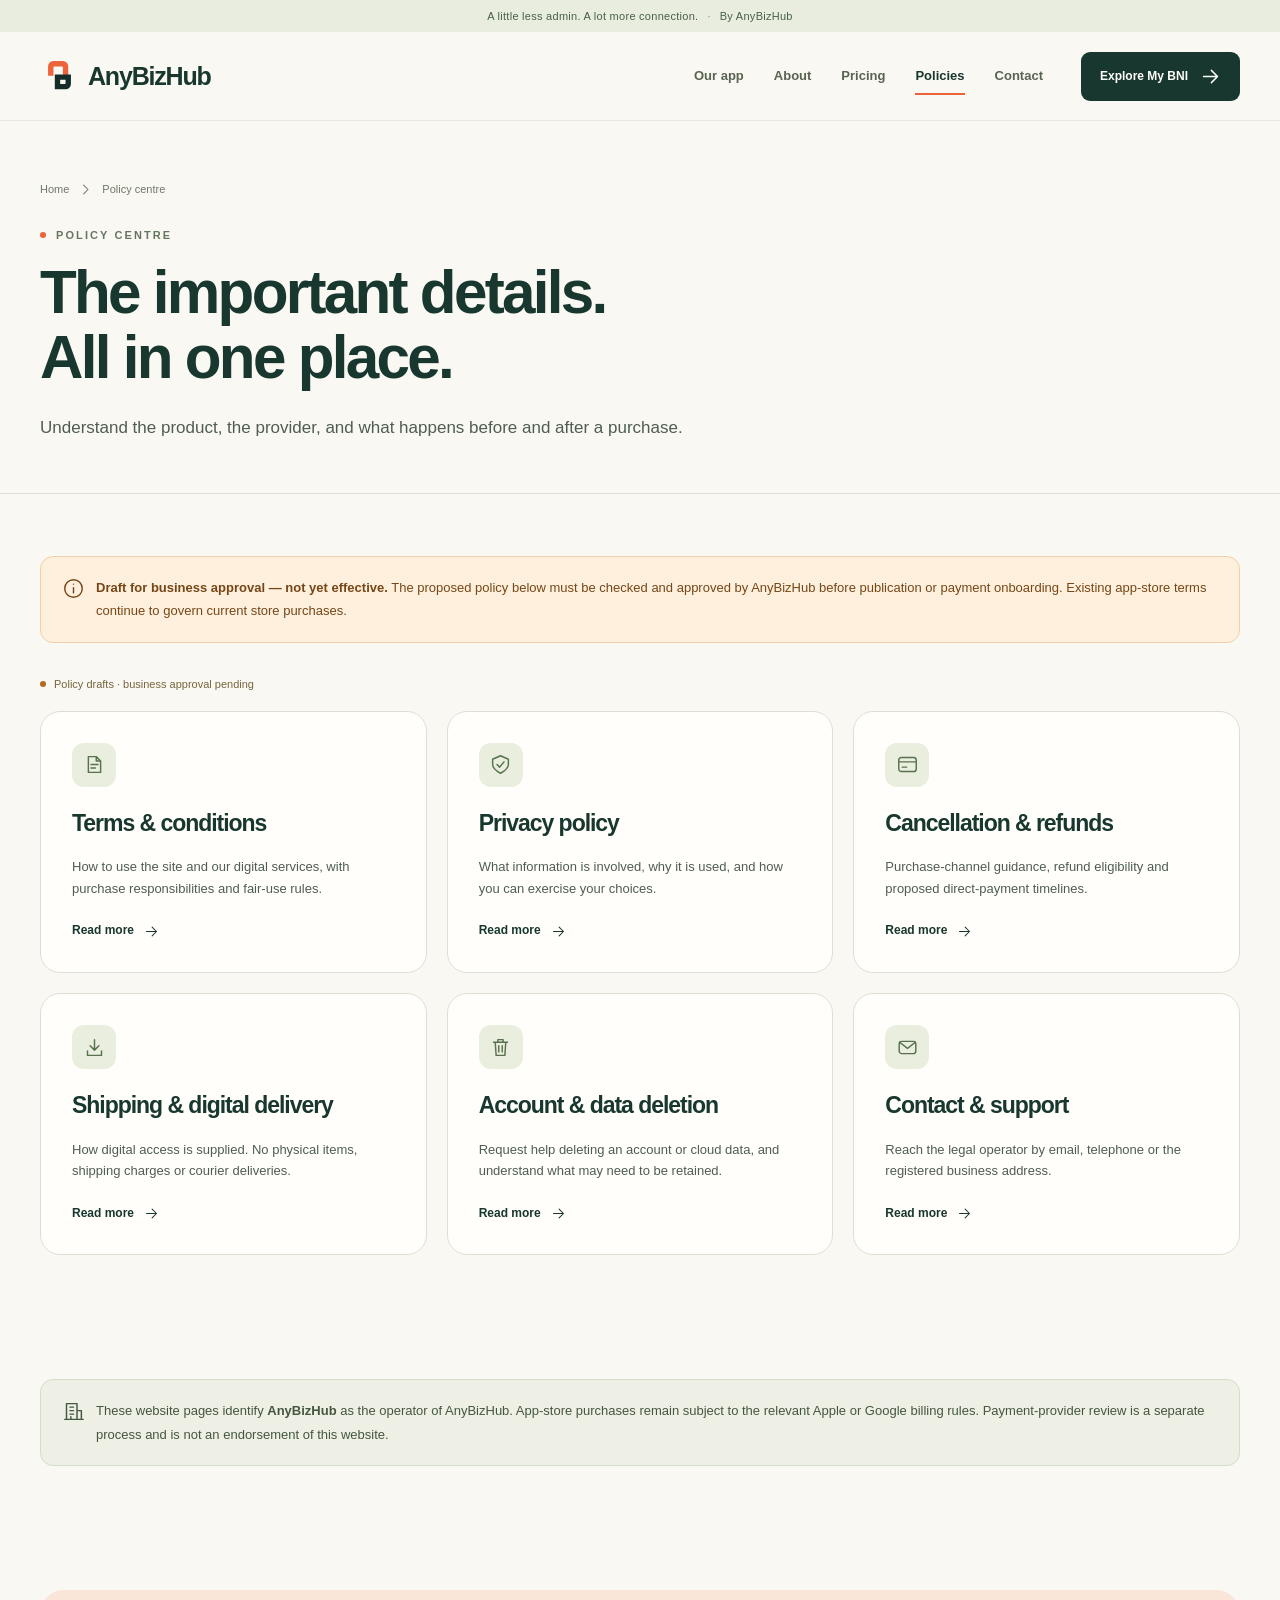
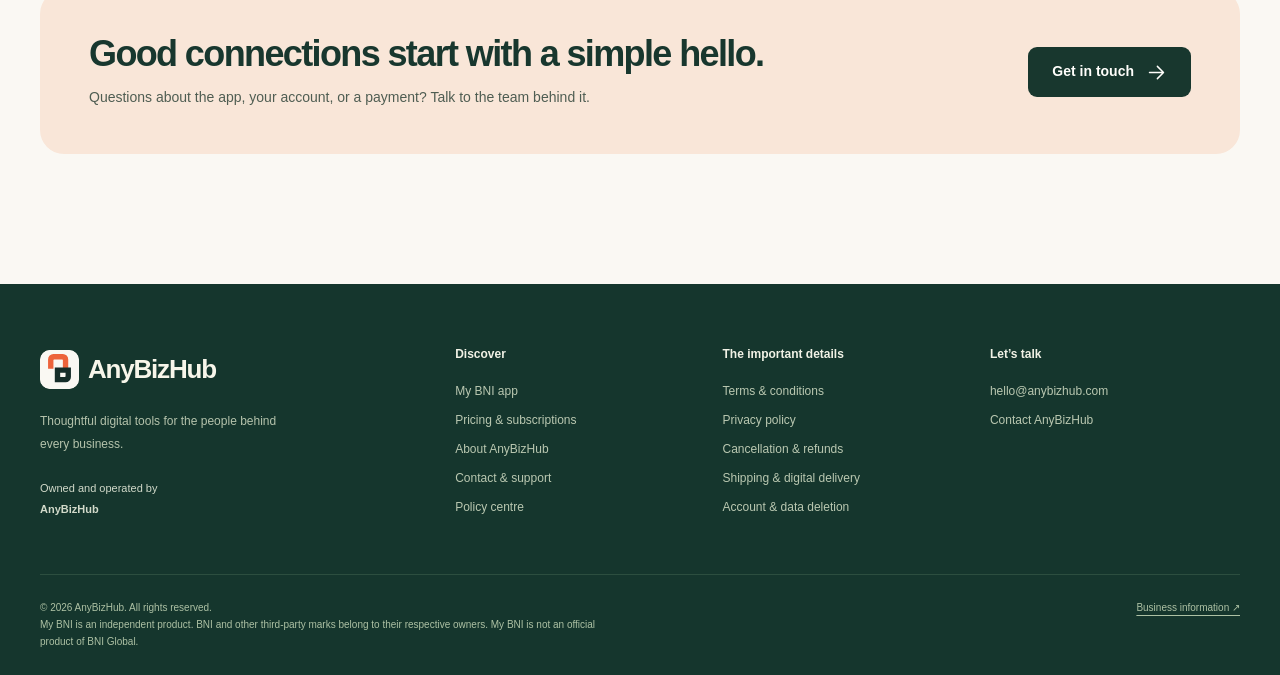
<file: policies.html>
<!doctype html>
<html lang="en-IN"><head><meta charset="utf-8"><meta name="viewport" content="width=device-width,initial-scale=1"><meta name="theme-color" content="#173b31"><title>Policy centre | AnyBizHub</title><meta name="description" content="Find AnyBizHub terms, privacy, cancellation, refund, digital delivery, account deletion and support pages."><meta name="robots" content="noindex,follow"><link rel="canonical" href="https://anybizhub.com/policies.html"><meta property="og:type" content="website"><meta property="og:site_name" content="AnyBizHub"><meta property="og:title" content="Policy centre | AnyBizHub"><meta property="og:description" content="Find AnyBizHub terms, privacy, cancellation, refund, digital delivery, account deletion and support pages."><meta property="og:url" content="https://anybizhub.com/policies.html"><meta property="og:image" content="https://anybizhub.com/assets/images/social-preview.png"><meta property="og:image:alt" content="AnyBizHub — Better business. Better connected."><meta name="twitter:card" content="summary_large_image"><link rel="icon" type="image/svg+xml" href="assets/images/favicon.svg"><link rel="stylesheet" href="assets/css/main.css"><script src="assets/js/main.js" defer></script></head><body><a class="skip-link" href="#main">Skip to content</a><div class="topline">A little less admin. A lot more connection.<span>·</span>By AnyBizHub</div>
<header class="site-header"><div class="container nav-wrap"><a class="brand" href="index.html" aria-label="AnyBizHub home"><img src="assets/images/favicon.svg" width="39" height="39" alt="">AnyBizHub</a><button class="menu-toggle" type="button" aria-label="Open navigation" aria-expanded="false" aria-controls="main-nav"><svg class="icon " viewBox="0 0 24 24" aria-hidden="true"><path d="M4 6h16M4 12h16M4 18h16"/></svg></button><nav class="nav-links" id="main-nav" aria-label="Main navigation"><a href="my-bni.html">Our app</a><a href="about.html">About</a><a href="pricing.html">Pricing</a><a href="policies.html" aria-current="page">Policies</a><a href="contact.html">Contact</a></nav><a class="button nav-cta" href="my-bni.html#download">Explore My BNI<svg class="icon " viewBox="0 0 24 24" aria-hidden="true"><path d="M4 12h15M13 5l7 7-7 7"/></svg></a></div></header><main id="main"><section class="page-hero"><div class="container"><nav class="breadcrumbs" aria-label="Breadcrumb"><a href="index.html">Home</a><svg class="icon inline-icon" viewBox="0 0 24 24" aria-hidden="true"><path d="M9 5l7 7-7 7"/></svg><span aria-current="page">Policy centre</span></nav><div class="eyebrow">POLICY CENTRE</div><h1>The important details.<br>All in one place.</h1><p class="lead">Understand the product, the provider, and what happens before and after a purchase.</p></div></section><section class="section-sm"><div class="container"><div class="notice review-notice"><svg class="icon " viewBox="0 0 24 24" aria-hidden="true"><circle cx="12" cy="12" r="10"/><path d="M12 11v6M12 7h.01"/></svg><p><strong>Draft for business approval — not yet effective.</strong> The proposed policy below must be checked and approved by AnyBizHub before publication or payment onboarding. Existing app-store terms continue to govern current store purchases.</p></div><div class="policies-status">Policy drafts · business approval pending</div><div class="policy-grid"><a class="card policy-tile" href="terms-and-conditions.html"><div class="card-icon"><svg class="icon " viewBox="0 0 24 24" aria-hidden="true"><path d="M14 3H5v18h14V8l-5-5zM14 3v5h5M8 12h8M8 16h5"/></svg></div><h2>Terms & conditions</h2><p>How to use the site and our digital services, with purchase responsibilities and fair-use rules.</p><span class="tile-link">Read more<svg class="icon inline-icon" viewBox="0 0 24 24" aria-hidden="true"><path d="M4 12h15M13 5l7 7-7 7"/></svg></span></a><a class="card policy-tile" href="privacy-policy.html"><div class="card-icon"><svg class="icon " viewBox="0 0 24 24" aria-hidden="true"><path d="M12 2l9 4v6c0 5-9 10-9 10S3 17 3 12V6l9-4zM8 12l3 3 5-6"/></svg></div><h2>Privacy policy</h2><p>What information is involved, why it is used, and how you can exercise your choices.</p><span class="tile-link">Read more<svg class="icon inline-icon" viewBox="0 0 24 24" aria-hidden="true"><path d="M4 12h15M13 5l7 7-7 7"/></svg></span></a><a class="card policy-tile" href="cancellation-refund-policy.html"><div class="card-icon"><svg class="icon " viewBox="0 0 24 24" aria-hidden="true"><rect x="2" y="4" width="20" height="16" rx="3"/><path d="M2 9h20M6 15h5"/></svg></div><h2>Cancellation & refunds</h2><p>Purchase-channel guidance, refund eligibility and proposed direct-payment timelines.</p><span class="tile-link">Read more<svg class="icon inline-icon" viewBox="0 0 24 24" aria-hidden="true"><path d="M4 12h15M13 5l7 7-7 7"/></svg></span></a><a class="card policy-tile" href="shipping-delivery-policy.html"><div class="card-icon"><svg class="icon " viewBox="0 0 24 24" aria-hidden="true"><path d="M12 3v12M7 10l5 5 5-5M4 16v5h16v-5"/></svg></div><h2>Shipping & digital delivery</h2><p>How digital access is supplied. No physical items, shipping charges or courier deliveries.</p><span class="tile-link">Read more<svg class="icon inline-icon" viewBox="0 0 24 24" aria-hidden="true"><path d="M4 12h15M13 5l7 7-7 7"/></svg></span></a><a class="card policy-tile" href="account-deletion.html"><div class="card-icon"><svg class="icon " viewBox="0 0 24 24" aria-hidden="true"><path d="M4 6h16M9 6V3h6v3M6 6l1 15h10l1-15M10 10v7M14 10v7"/></svg></div><h2>Account & data deletion</h2><p>Request help deleting an account or cloud data, and understand what may need to be retained.</p><span class="tile-link">Read more<svg class="icon inline-icon" viewBox="0 0 24 24" aria-hidden="true"><path d="M4 12h15M13 5l7 7-7 7"/></svg></span></a><a class="card policy-tile" href="contact.html"><div class="card-icon"><svg class="icon " viewBox="0 0 24 24" aria-hidden="true"><rect x="2.5" y="5" width="19" height="14" rx="3"/><path d="M3 6l9 7 9-7"/></svg></div><h2>Contact & support</h2><p>Reach the legal operator by email, telephone or the registered business address.</p><span class="tile-link">Read more<svg class="icon inline-icon" viewBox="0 0 24 24" aria-hidden="true"><path d="M4 12h15M13 5l7 7-7 7"/></svg></span></a></div></div></section><section class="section-sm"><div class="container"><div class="notice"><svg class="icon " viewBox="0 0 24 24" aria-hidden="true"><path d="M4 21V3h12v18M16 11h5v10M2 21h21M8 7h4M8 11h4M8 15h4M9 21v-3"/></svg><p>These website pages identify <strong>AnyBizHub</strong> as the operator of AnyBizHub. App-store purchases remain subject to the relevant Apple or Google billing rules. Payment-provider review is a separate process and is not an endorsement of this website.</p></div></div></section><section class="section-sm"><div class="container"><div class="cta-panel"><div><h2>Good connections start with a simple hello.</h2><p>Questions about the app, your account, or a payment? Talk to the team behind it.</p></div><a class="button " href="contact.html">Get in touch<svg class="icon " viewBox="0 0 24 24" aria-hidden="true"><path d="M4 12h15M13 5l7 7-7 7"/></svg></a></div></div></section></main><footer class="site-footer"><div class="container"><div class="footer-top"><div class="footer-brand"><a class="brand" href="index.html" aria-label="AnyBizHub home"><img src="assets/images/favicon.svg" width="39" height="39" alt="">AnyBizHub</a><p>Thoughtful digital tools for the people behind every business.</p><p class="footer-legal">Owned and operated by<br><strong>AnyBizHub</strong><br></p></div><div class="footer-col"><h2>Discover</h2><a href="my-bni.html">My BNI app</a><a href="pricing.html">Pricing &amp; subscriptions</a><a href="about.html">About AnyBizHub</a><a href="contact.html">Contact &amp; support</a><a href="policies.html">Policy centre</a></div><div class="footer-col"><h2>The important details</h2><a href="terms-and-conditions.html">Terms &amp; conditions</a><a href="privacy-policy.html">Privacy policy</a><a href="cancellation-refund-policy.html">Cancellation &amp; refunds</a><a href="shipping-delivery-policy.html">Shipping &amp; digital delivery</a><a href="account-deletion.html">Account &amp; data deletion</a></div><div class="footer-col"><h2>Let’s talk</h2><a href="mailto:hello@anybizhub.com">hello@anybizhub.com</a><a href="contact.html">Contact AnyBizHub</a></div></div><div class="footer-bottom"><p>© 2026 AnyBizHub. All rights reserved.<br>My BNI is an independent product. BNI and other third-party marks belong to their respective owners. My BNI is not an official product of BNI Global.</p><a href="about.html#business-information">Business information ↗</a></div></div></footer></body></html>
</file>
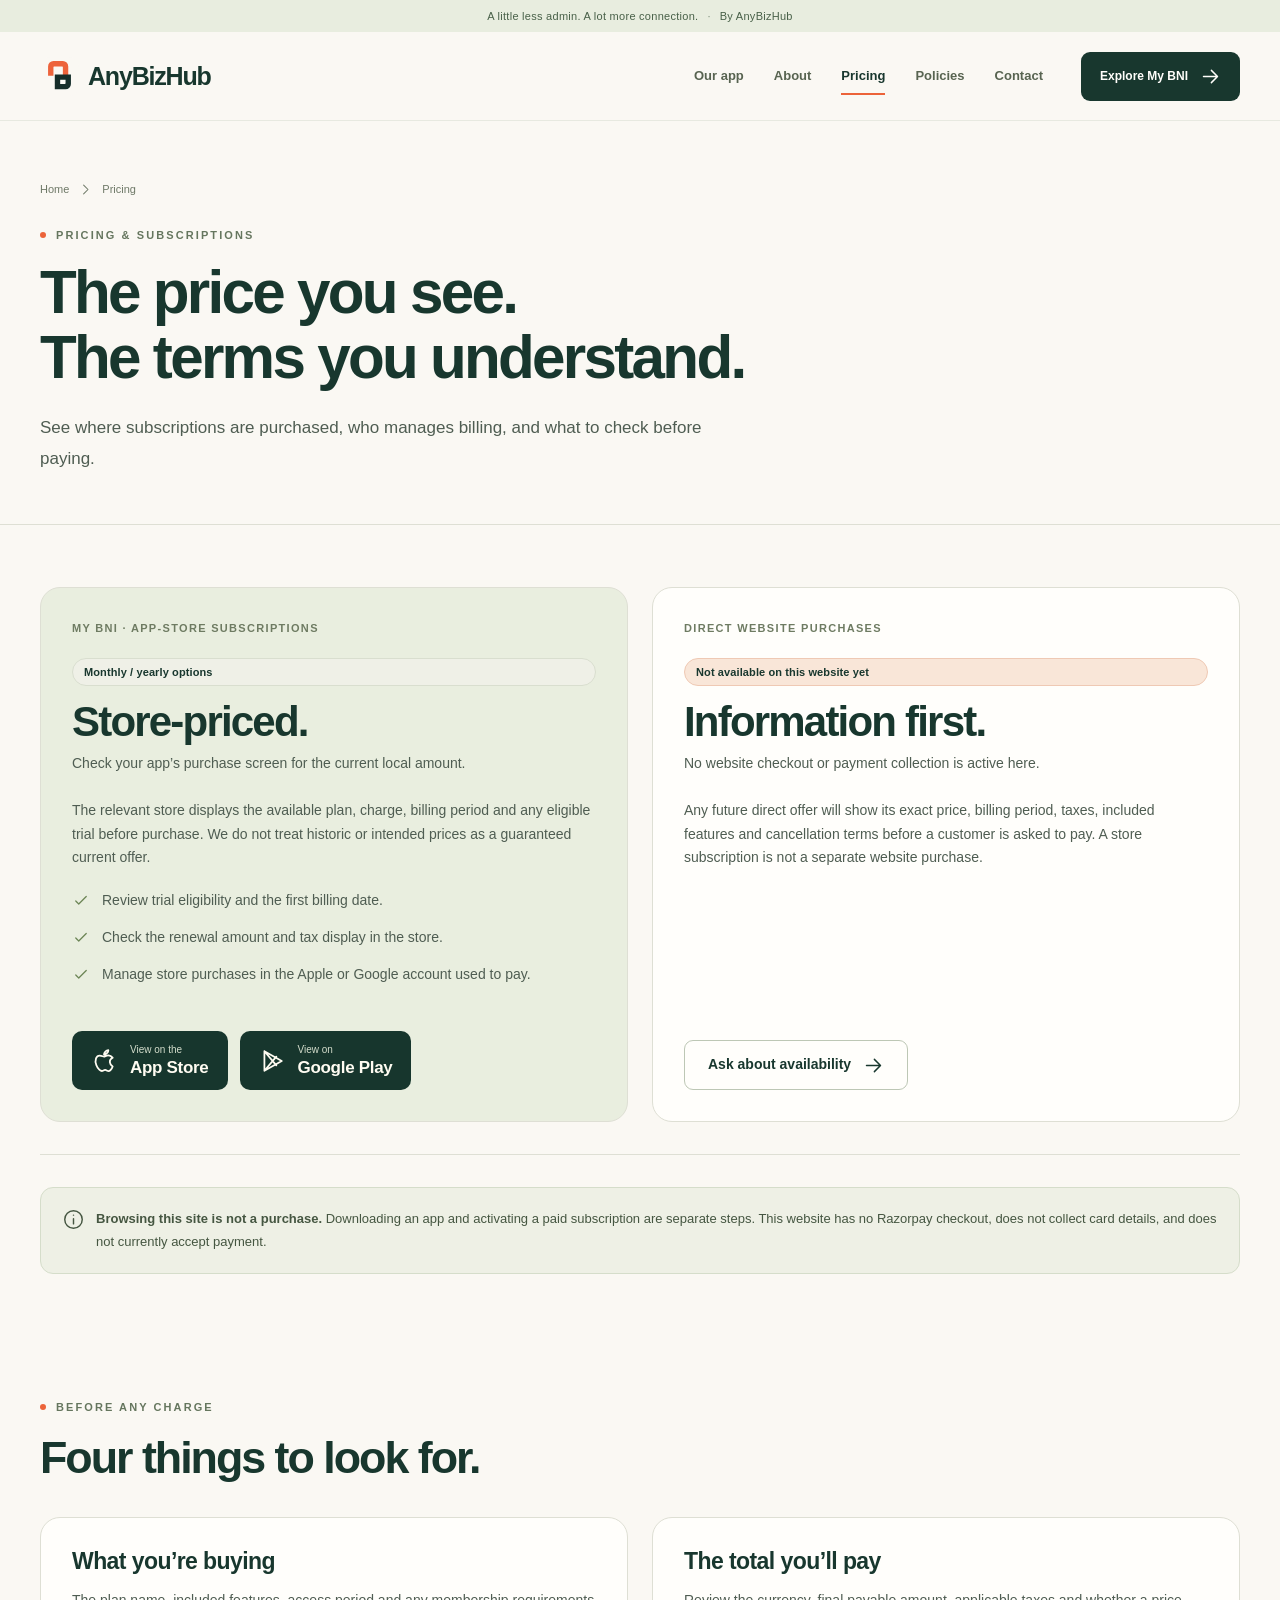
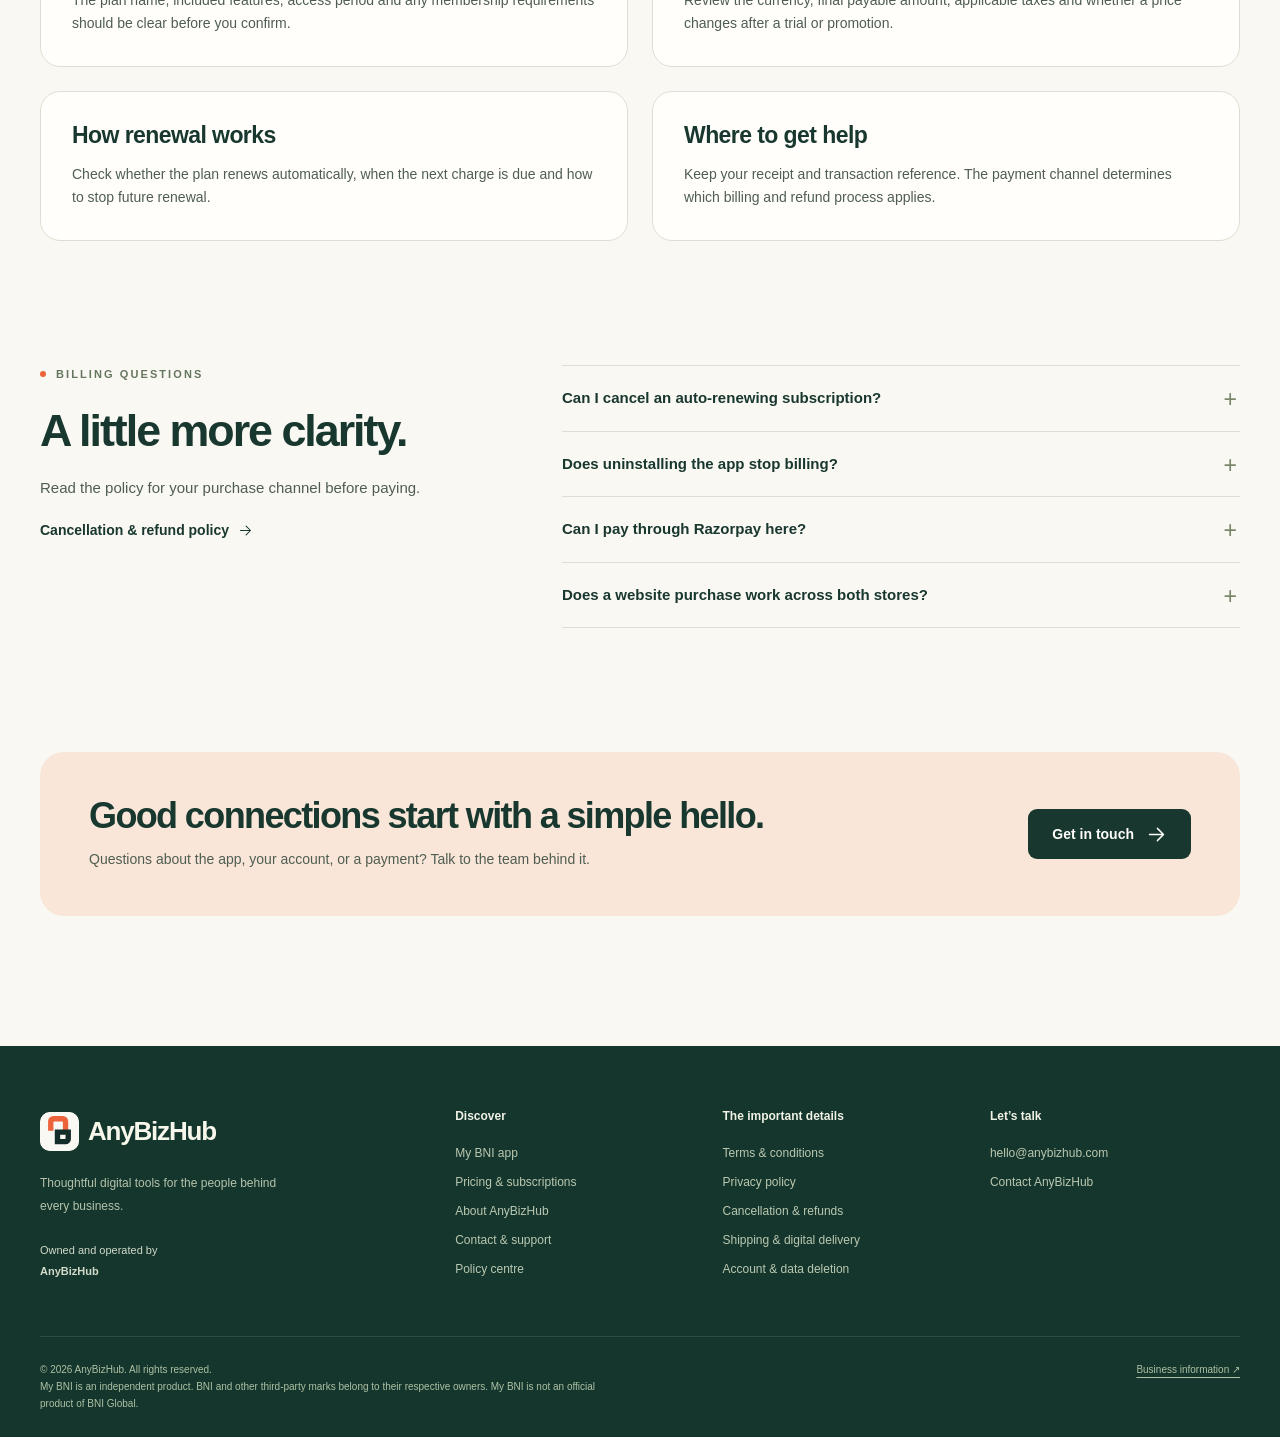
<file: pricing.html>
<!doctype html>
<html lang="en-IN"><head><meta charset="utf-8"><meta name="viewport" content="width=device-width,initial-scale=1"><meta name="theme-color" content="#173b31"><title>Pricing &amp; subscriptions | AnyBizHub</title><meta name="description" content="Understand My BNI store subscriptions, renewal, cancellation and the status of direct AnyBizHub website payments."><meta name="robots" content="noindex,follow"><link rel="canonical" href="https://anybizhub.com/pricing.html"><meta property="og:type" content="website"><meta property="og:site_name" content="AnyBizHub"><meta property="og:title" content="Pricing &amp; subscriptions | AnyBizHub"><meta property="og:description" content="Understand My BNI store subscriptions, renewal, cancellation and the status of direct AnyBizHub website payments."><meta property="og:url" content="https://anybizhub.com/pricing.html"><meta property="og:image" content="https://anybizhub.com/assets/images/social-preview.png"><meta property="og:image:alt" content="AnyBizHub — Better business. Better connected."><meta name="twitter:card" content="summary_large_image"><link rel="icon" type="image/svg+xml" href="assets/images/favicon.svg"><link rel="stylesheet" href="assets/css/main.css"><script src="assets/js/main.js" defer></script></head><body><a class="skip-link" href="#main">Skip to content</a><div class="topline">A little less admin. A lot more connection.<span>·</span>By AnyBizHub</div>
<header class="site-header"><div class="container nav-wrap"><a class="brand" href="index.html" aria-label="AnyBizHub home"><img src="assets/images/favicon.svg" width="39" height="39" alt="">AnyBizHub</a><button class="menu-toggle" type="button" aria-label="Open navigation" aria-expanded="false" aria-controls="main-nav"><svg class="icon " viewBox="0 0 24 24" aria-hidden="true"><path d="M4 6h16M4 12h16M4 18h16"/></svg></button><nav class="nav-links" id="main-nav" aria-label="Main navigation"><a href="my-bni.html">Our app</a><a href="about.html">About</a><a href="pricing.html" aria-current="page">Pricing</a><a href="policies.html">Policies</a><a href="contact.html">Contact</a></nav><a class="button nav-cta" href="my-bni.html#download">Explore My BNI<svg class="icon " viewBox="0 0 24 24" aria-hidden="true"><path d="M4 12h15M13 5l7 7-7 7"/></svg></a></div></header><main id="main"><section class="page-hero"><div class="container"><nav class="breadcrumbs" aria-label="Breadcrumb"><a href="index.html">Home</a><svg class="icon inline-icon" viewBox="0 0 24 24" aria-hidden="true"><path d="M9 5l7 7-7 7"/></svg><span aria-current="page">Pricing</span></nav><div class="eyebrow">PRICING & SUBSCRIPTIONS</div><h1>The price you see.<br>The terms you understand.</h1><p class="lead">See where subscriptions are purchased, who manages billing, and what to check before paying.</p></div></section><section class="section-sm"><div class="container"><div class="cards-2"><article class="card pricing-card soft-sage"><div class="pricing-label">MY BNI · APP-STORE SUBSCRIPTIONS</div><span class="pill">Monthly / yearly options</span><div class="price-display">Store-priced.</div><p class="price-note">Check your app’s purchase screen for the current local amount.</p><p>The relevant store displays the available plan, charge, billing period and any eligible trial before purchase. We do not treat historic or intended prices as a guaranteed current offer.</p><ul class="feature-list"><li><svg class="icon " viewBox="0 0 24 24" aria-hidden="true"><path d="M5 12l4 4L19 6"/></svg><span>Review trial eligibility and the first billing date.</span></li><li><svg class="icon " viewBox="0 0 24 24" aria-hidden="true"><path d="M5 12l4 4L19 6"/></svg><span>Check the renewal amount and tax display in the store.</span></li><li><svg class="icon " viewBox="0 0 24 24" aria-hidden="true"><path d="M5 12l4 4L19 6"/></svg><span>Manage store purchases in the Apple or Google account used to pay.</span></li></ul><div class="button-row"><div class="store-buttons"><a class="store-button" href="https://apps.apple.com/in/app/my-bni/id6804715863" target="_blank" rel="noopener noreferrer"><svg class="icon " viewBox="0 0 24 24" aria-hidden="true"><path d="M16 2c0 2-2 4-4 4 0-2 2-4 4-4zM20 17c-1 3-3 5-5 4-2-1-2-1-4 0-2 1-5-2-6-5C3 11 5 7 8 7c2 0 3 1 4 1s3-2 5-1c1 0 2 1 3 2-4 2-3 6 0 8z"/></svg><div><span>View on the</span><strong>App Store</strong></div><span class="sr-only"> (opens in a new tab)</span></a><a class="store-button" href="https://play.google.com/store/apps/details?id=com.anybizhub.mybni.app" target="_blank" rel="noopener noreferrer"><svg class="icon " viewBox="0 0 24 24" aria-hidden="true"><path d="M5 3l16 9-16 9V3zM5 3l11 13M5 21l11-13"/></svg><div><span>View on</span><strong>Google Play</strong></div><span class="sr-only"> (opens in a new tab)</span></a></div></div></article><article class="card pricing-card"><div class="pricing-label">DIRECT WEBSITE PURCHASES</div><span class="pill pill-peach">Not available on this website yet</span><div class="price-display">Information first.</div><p class="price-note">No website checkout or payment collection is active here.</p><p>Any future direct offer will show its exact price, billing period, taxes, included features and cancellation terms before a customer is asked to pay. A store subscription is not a separate website purchase.</p><div class="button-row"><a class="button button-outline" href="contact.html">Ask about availability<svg class="icon " viewBox="0 0 24 24" aria-hidden="true"><path d="M4 12h15M13 5l7 7-7 7"/></svg></a></div></article></div><hr class="divider"><div class="notice"><svg class="icon " viewBox="0 0 24 24" aria-hidden="true"><circle cx="12" cy="12" r="10"/><path d="M12 11v6M12 7h.01"/></svg><p><strong>Browsing this site is not a purchase.</strong> Downloading an app and activating a paid subscription are separate steps. This website has no Razorpay checkout, does not collect card details, and does not currently accept payment.</p></div></div></section><section class="section-sm"><div class="container"><div class="section-head"><div><div class="eyebrow">BEFORE ANY CHARGE</div><h2>Four things to look for.</h2></div></div><div class="cards-2"><article class="card"><h3>What you’re buying</h3><p>The plan name, included features, access period and any membership requirements should be clear before you confirm.</p></article><article class="card"><h3>The total you’ll pay</h3><p>Review the currency, final payable amount, applicable taxes and whether a price changes after a trial or promotion.</p></article><article class="card"><h3>How renewal works</h3><p>Check whether the plan renews automatically, when the next charge is due and how to stop future renewal.</p></article><article class="card"><h3>Where to get help</h3><p>Keep your receipt and transaction reference. The payment channel determines which billing and refund process applies.</p></article></div></div></section><section class="section-sm"><div class="container faq-layout"><div class="faq-intro"><div class="eyebrow">BILLING QUESTIONS</div><h2>A little more clarity.</h2><p>Read the policy for your purchase channel before paying.</p><a class="text-link" href="cancellation-refund-policy.html">Cancellation & refund policy<svg class="icon inline-icon" viewBox="0 0 24 24" aria-hidden="true"><path d="M4 12h15M13 5l7 7-7 7"/></svg></a></div><div><details class="faq"><summary>Can I cancel an auto-renewing subscription?</summary><p>Yes. Use the store account that made the purchase, before its renewal deadline. The store will display the cancellation result and remaining access period. See the links on our cancellation page.</p></details><details class="faq"><summary>Does uninstalling the app stop billing?</summary><p>No. Uninstalling the app or requesting account deletion is not the same as cancelling your store subscription. Cancel renewal separately in the relevant store.</p></details><details class="faq"><summary>Can I pay through Razorpay here?</summary><p>Not currently. This website is for product and business information. Any future website checkout requires a separate, live payment integration and clear direct-sale terms.</p></details><details class="faq"><summary>Does a website purchase work across both stores?</summary><p>Do not assume that a purchase or subscription transfers between channels or accounts. Confirm cross-platform access with support before buying again.</p></details></div></div></section><section class="section-sm"><div class="container"><div class="cta-panel"><div><h2>Good connections start with a simple hello.</h2><p>Questions about the app, your account, or a payment? Talk to the team behind it.</p></div><a class="button " href="contact.html">Get in touch<svg class="icon " viewBox="0 0 24 24" aria-hidden="true"><path d="M4 12h15M13 5l7 7-7 7"/></svg></a></div></div></section></main><footer class="site-footer"><div class="container"><div class="footer-top"><div class="footer-brand"><a class="brand" href="index.html" aria-label="AnyBizHub home"><img src="assets/images/favicon.svg" width="39" height="39" alt="">AnyBizHub</a><p>Thoughtful digital tools for the people behind every business.</p><p class="footer-legal">Owned and operated by<br><strong>AnyBizHub</strong><br></p></div><div class="footer-col"><h2>Discover</h2><a href="my-bni.html">My BNI app</a><a href="pricing.html">Pricing &amp; subscriptions</a><a href="about.html">About AnyBizHub</a><a href="contact.html">Contact &amp; support</a><a href="policies.html">Policy centre</a></div><div class="footer-col"><h2>The important details</h2><a href="terms-and-conditions.html">Terms &amp; conditions</a><a href="privacy-policy.html">Privacy policy</a><a href="cancellation-refund-policy.html">Cancellation &amp; refunds</a><a href="shipping-delivery-policy.html">Shipping &amp; digital delivery</a><a href="account-deletion.html">Account &amp; data deletion</a></div><div class="footer-col"><h2>Let’s talk</h2><a href="mailto:hello@anybizhub.com">hello@anybizhub.com</a><a href="contact.html">Contact AnyBizHub</a></div></div><div class="footer-bottom"><p>© 2026 AnyBizHub. All rights reserved.<br>My BNI is an independent product. BNI and other third-party marks belong to their respective owners. My BNI is not an official product of BNI Global.</p><a href="about.html#business-information">Business information ↗</a></div></div></footer></body></html>
</file>
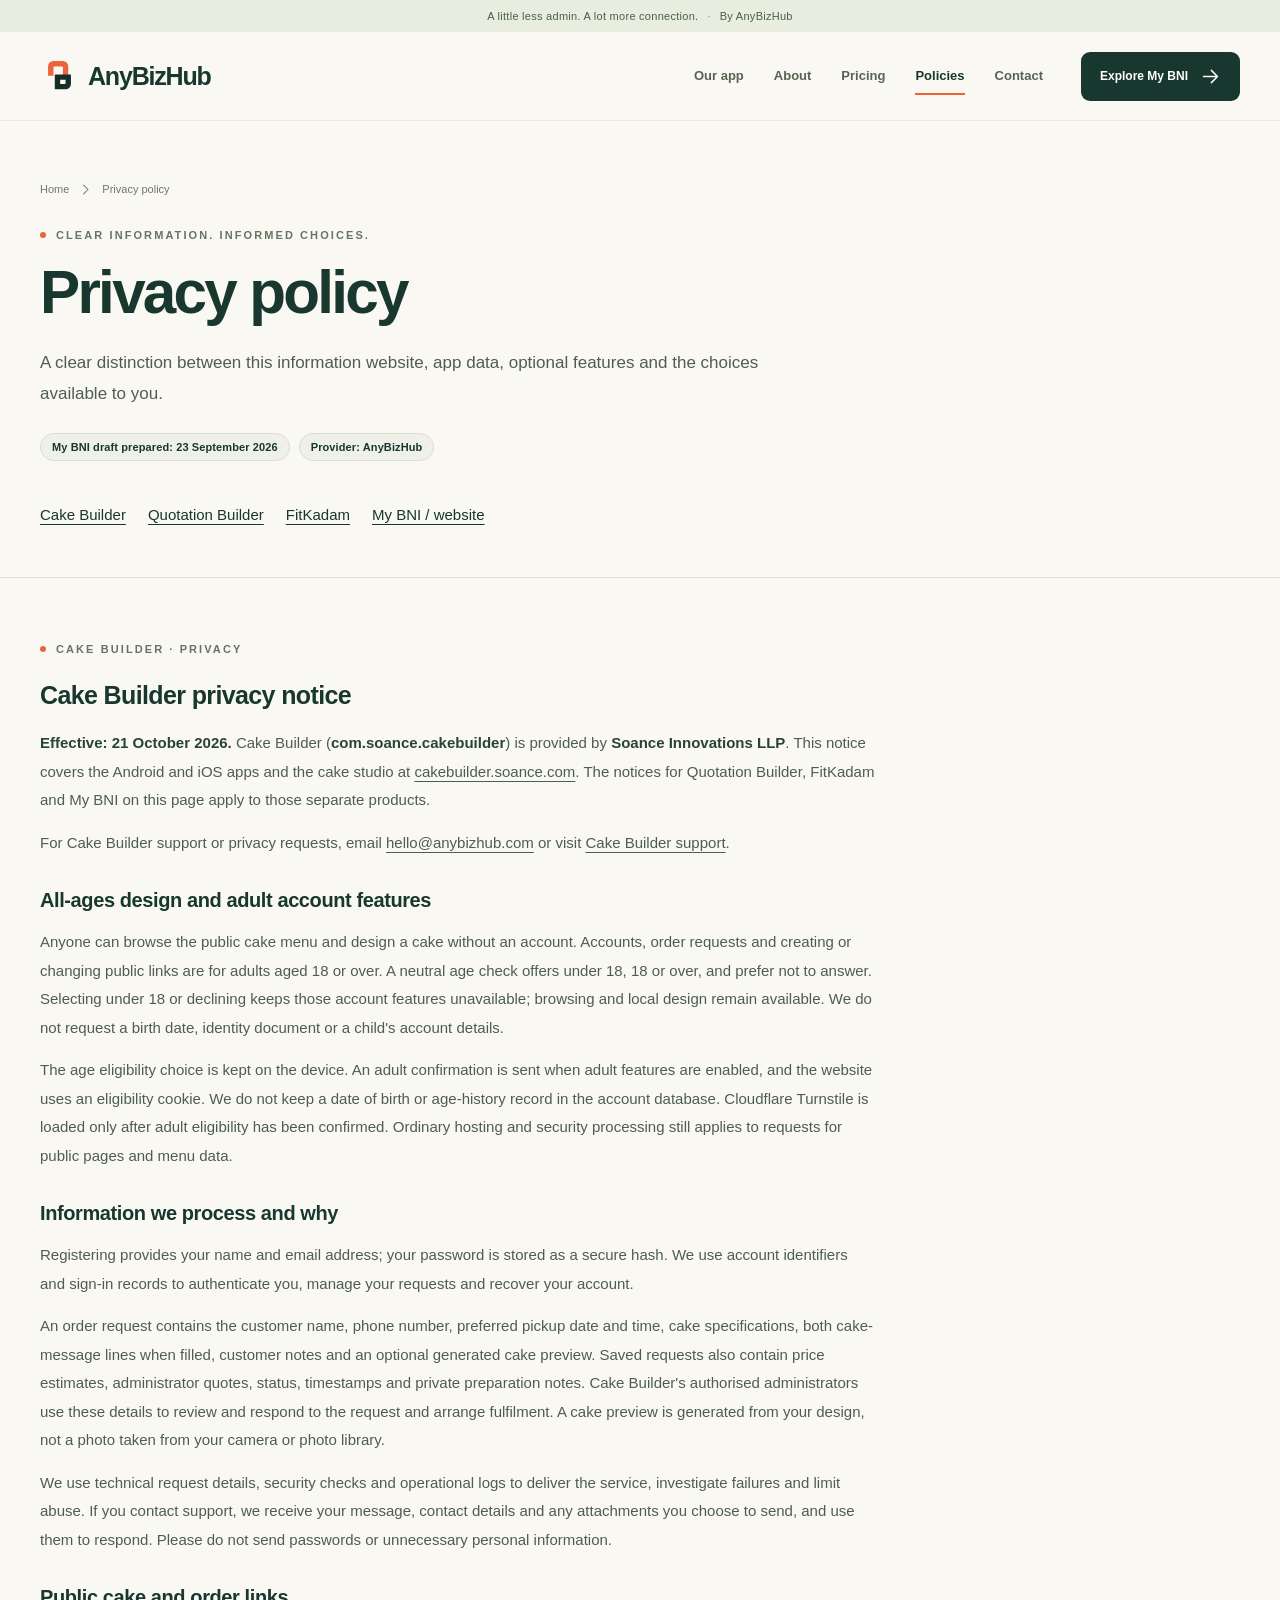
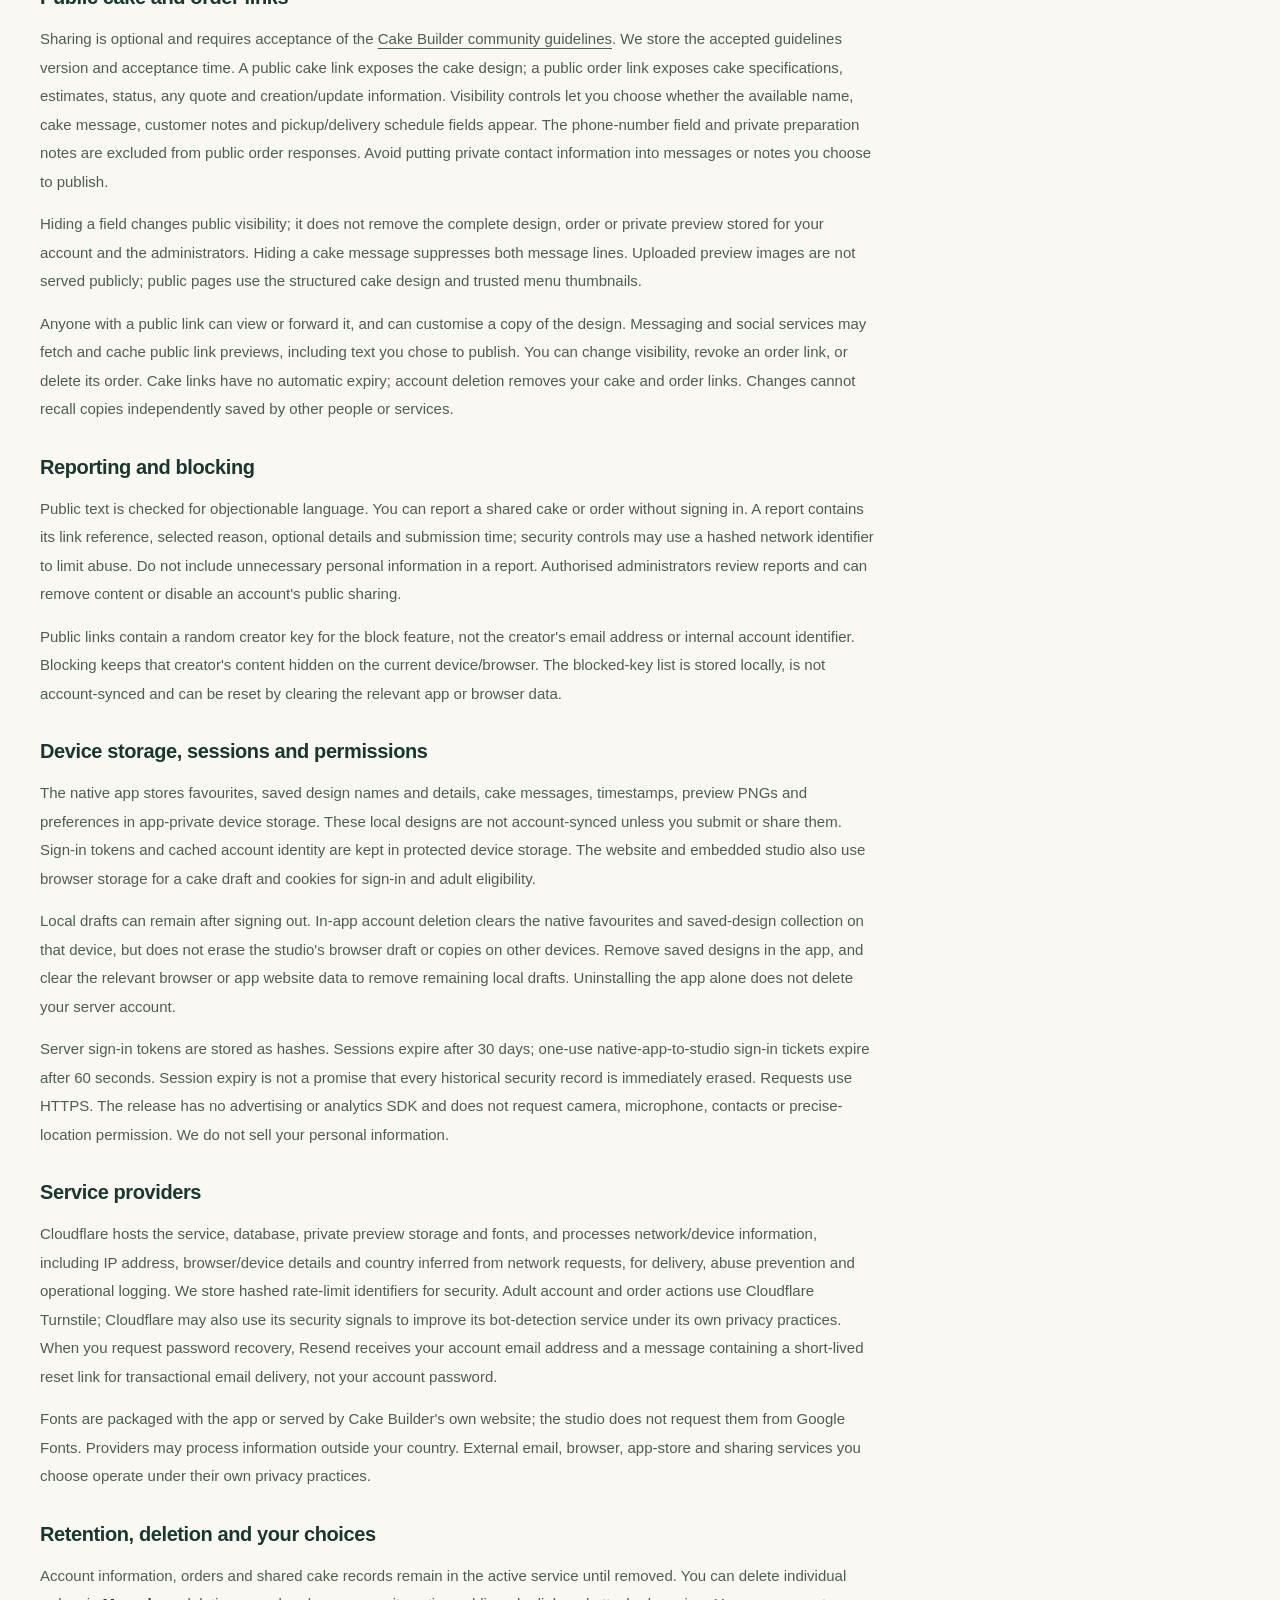
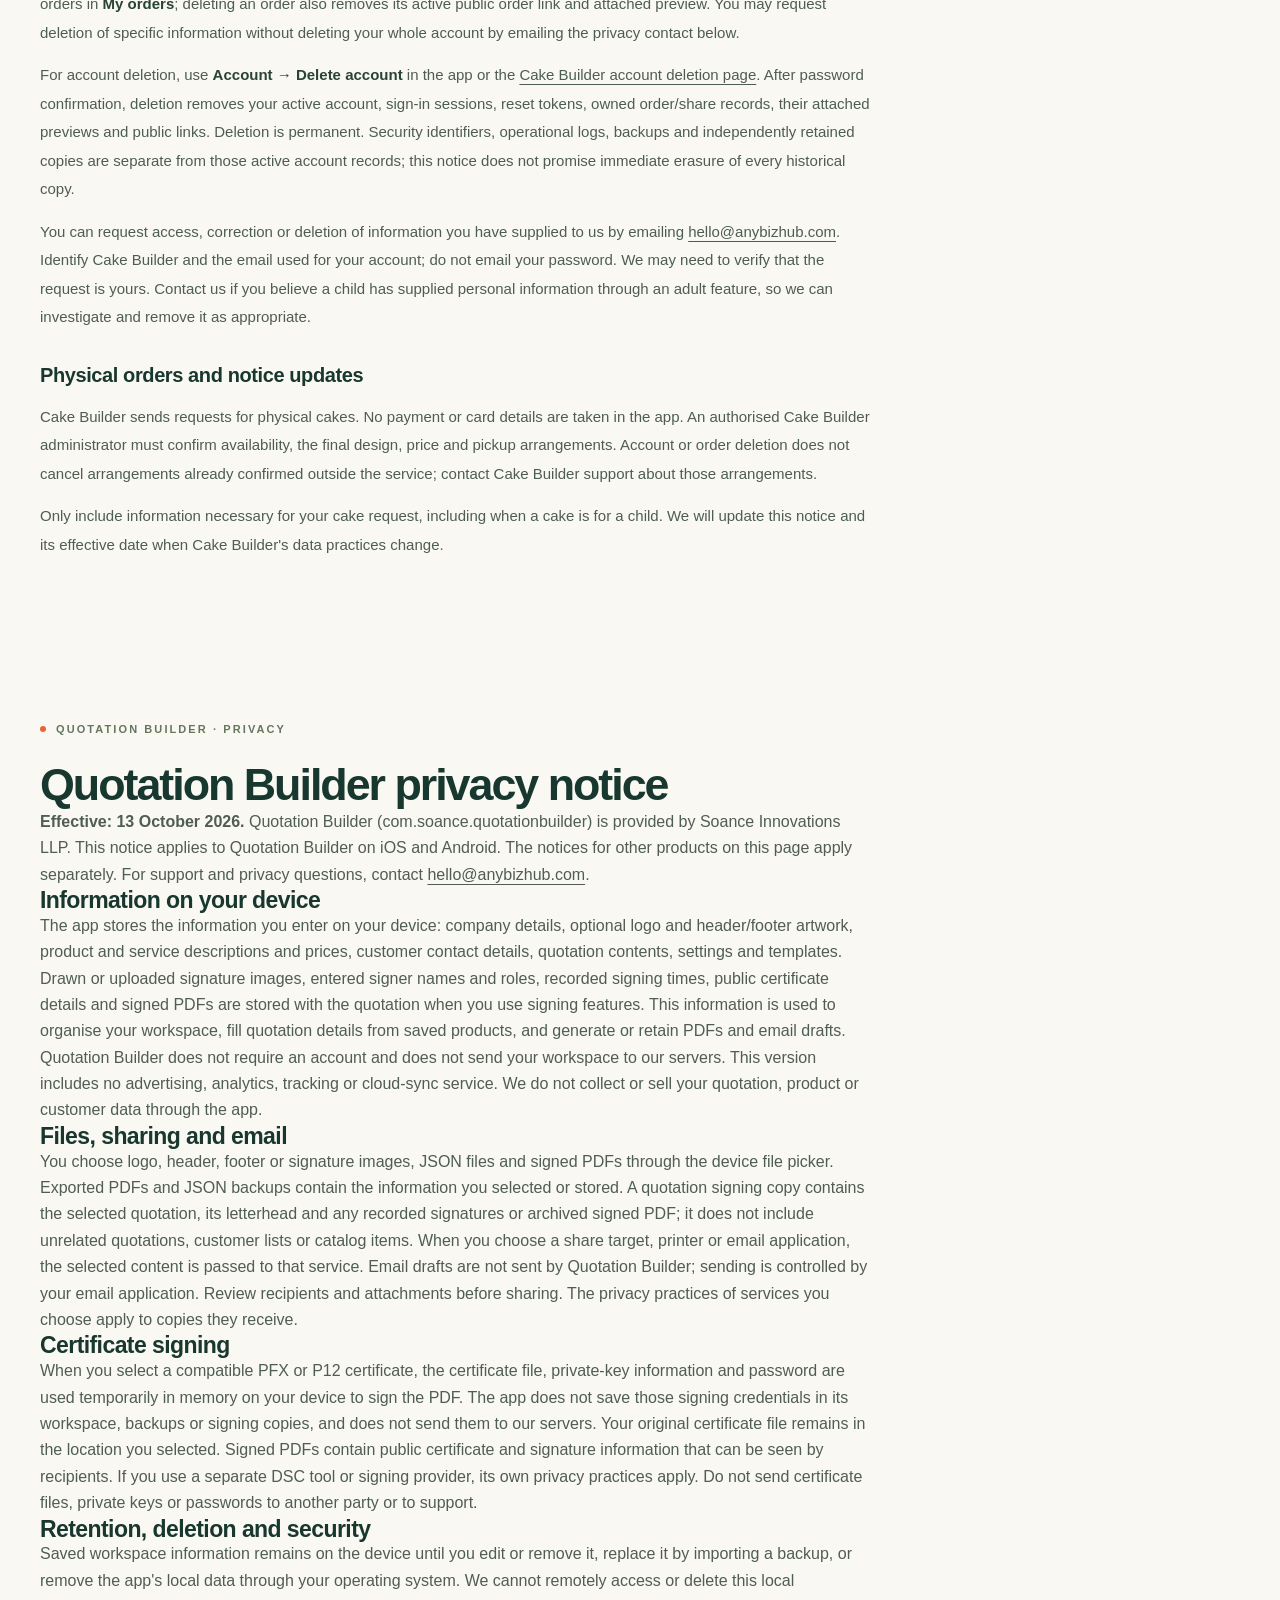
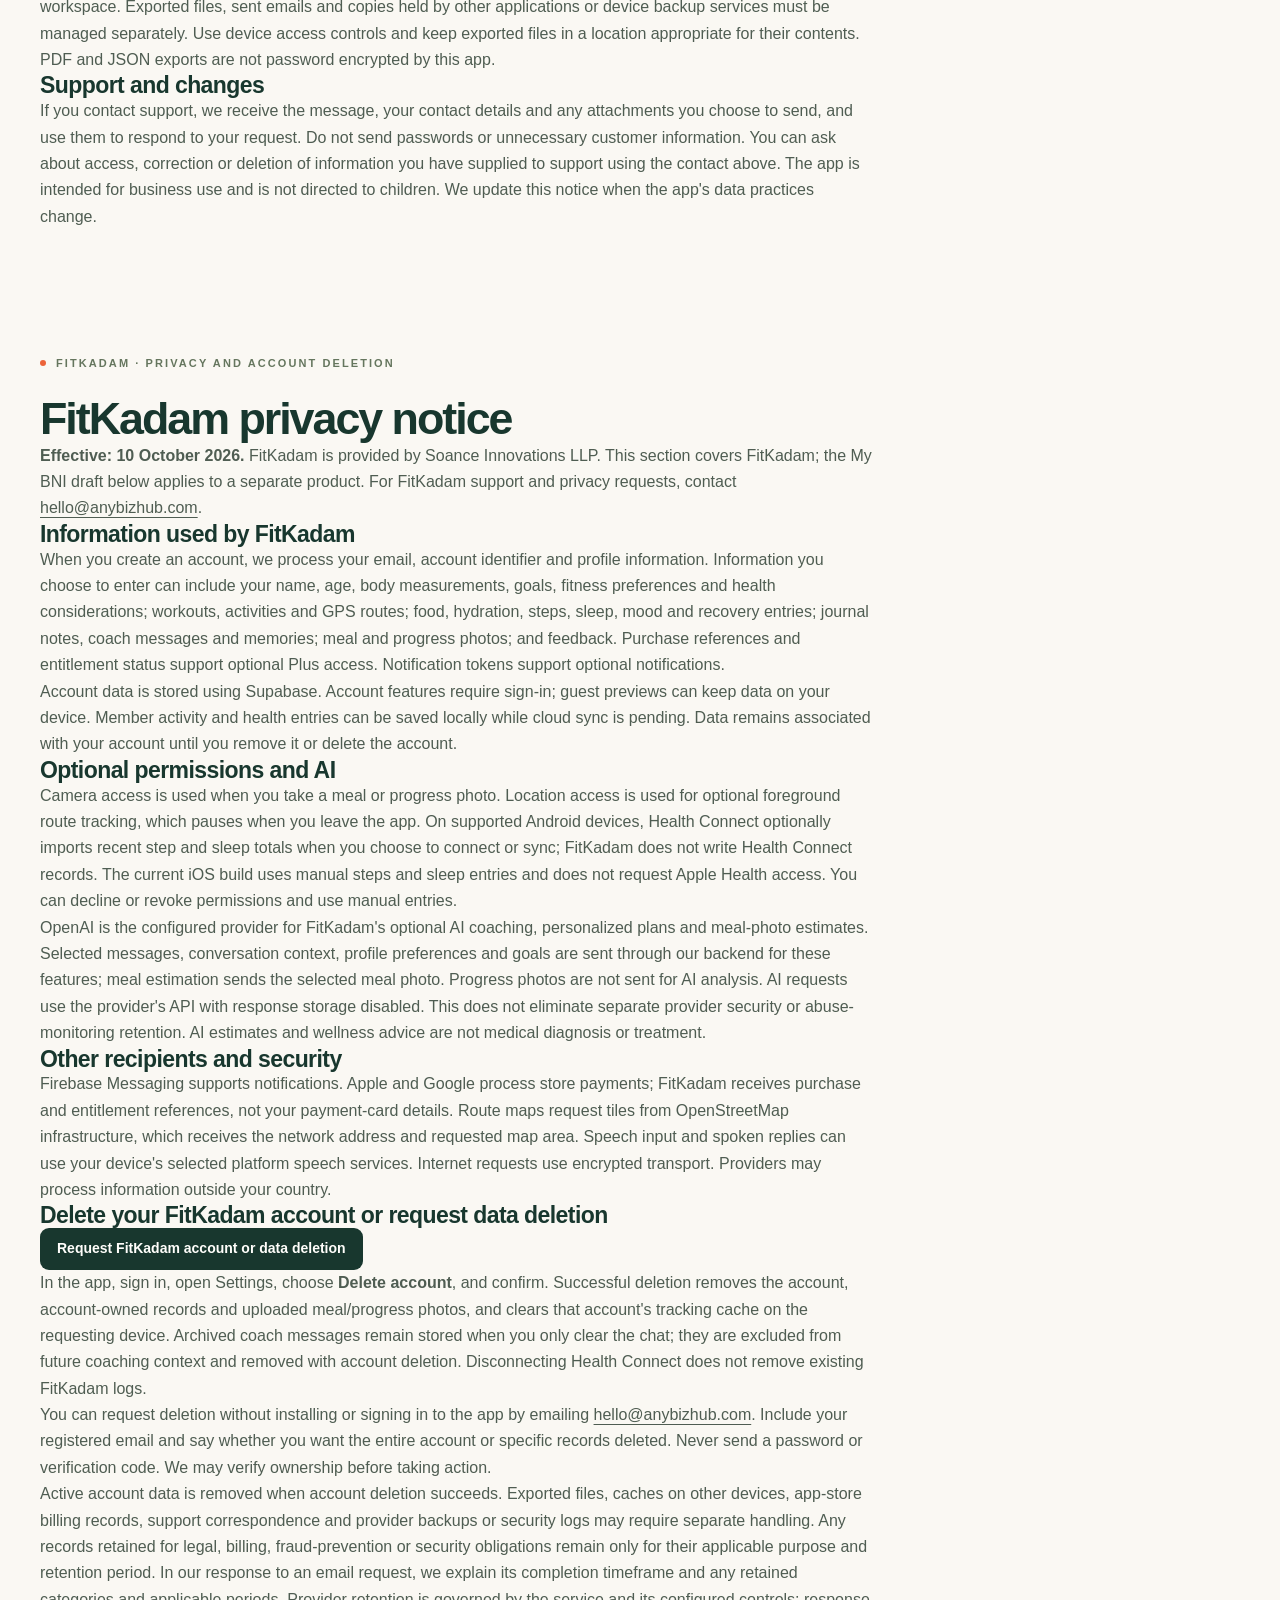
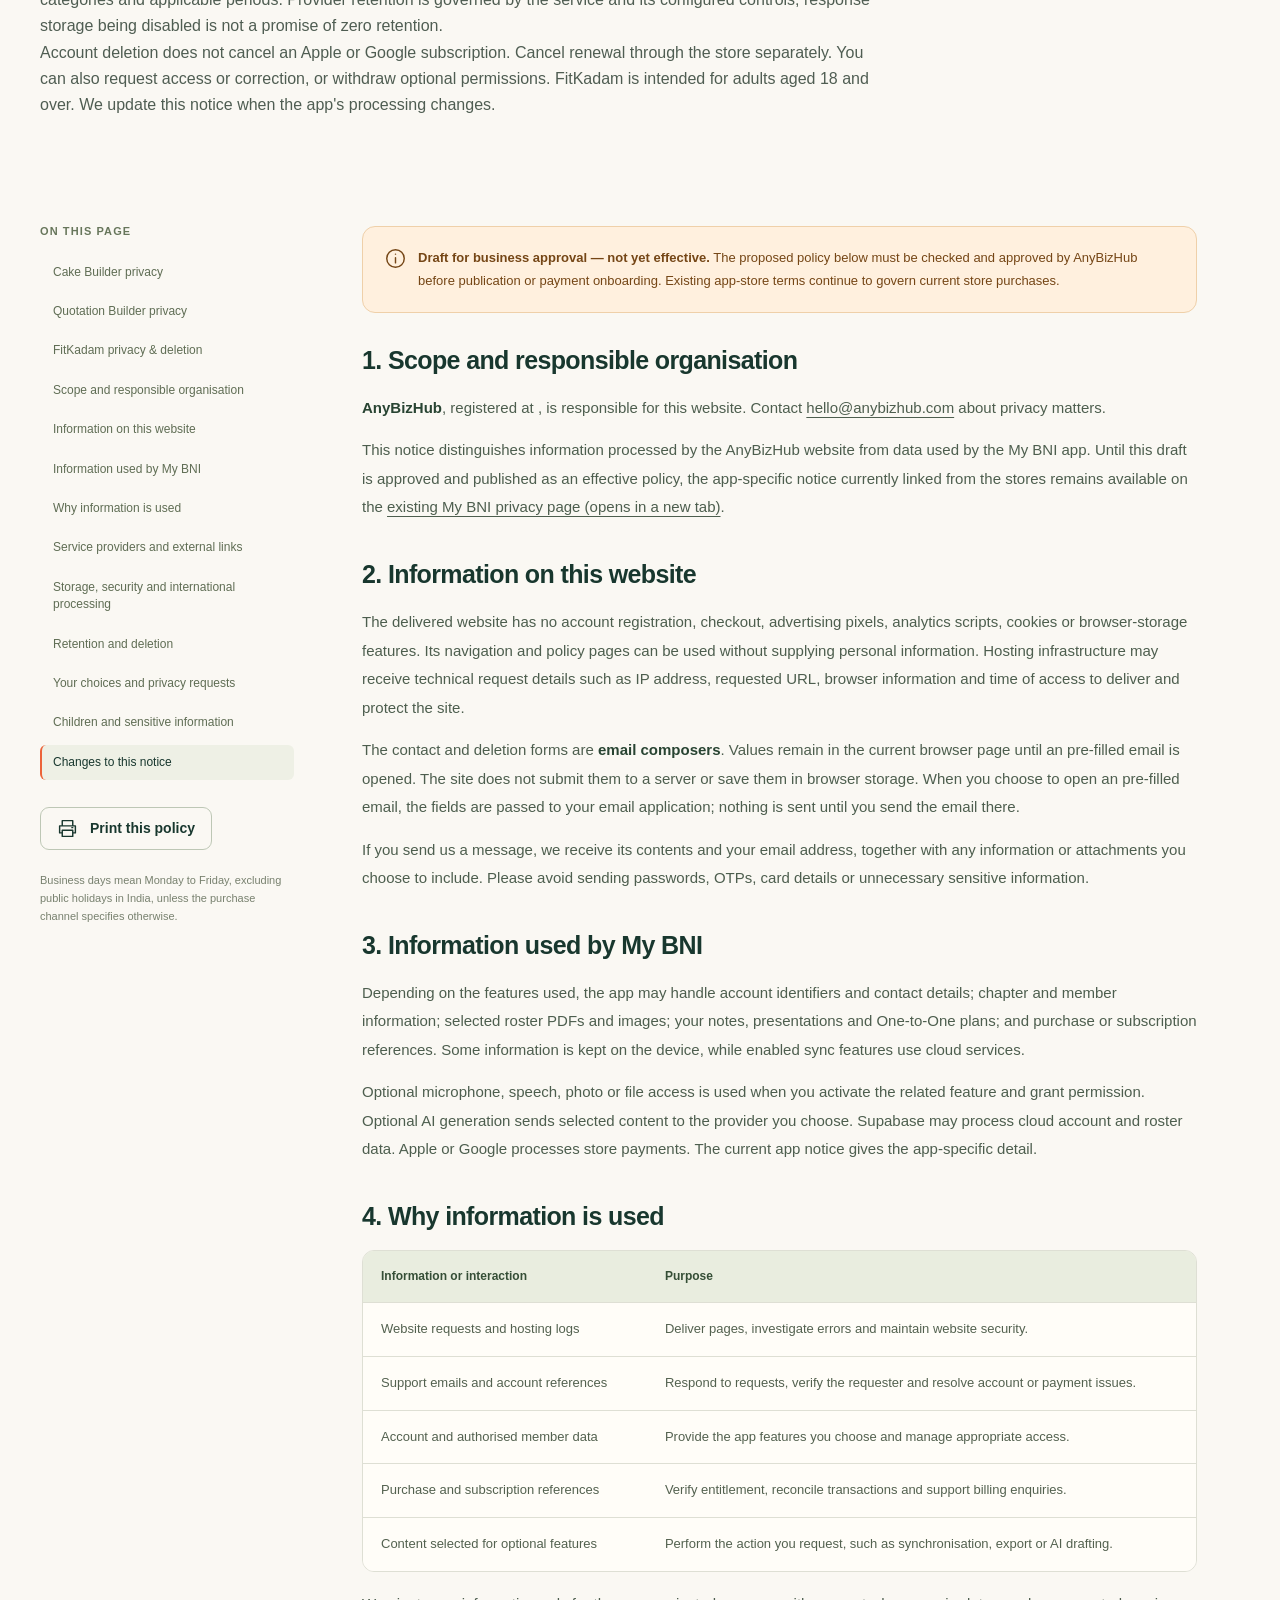
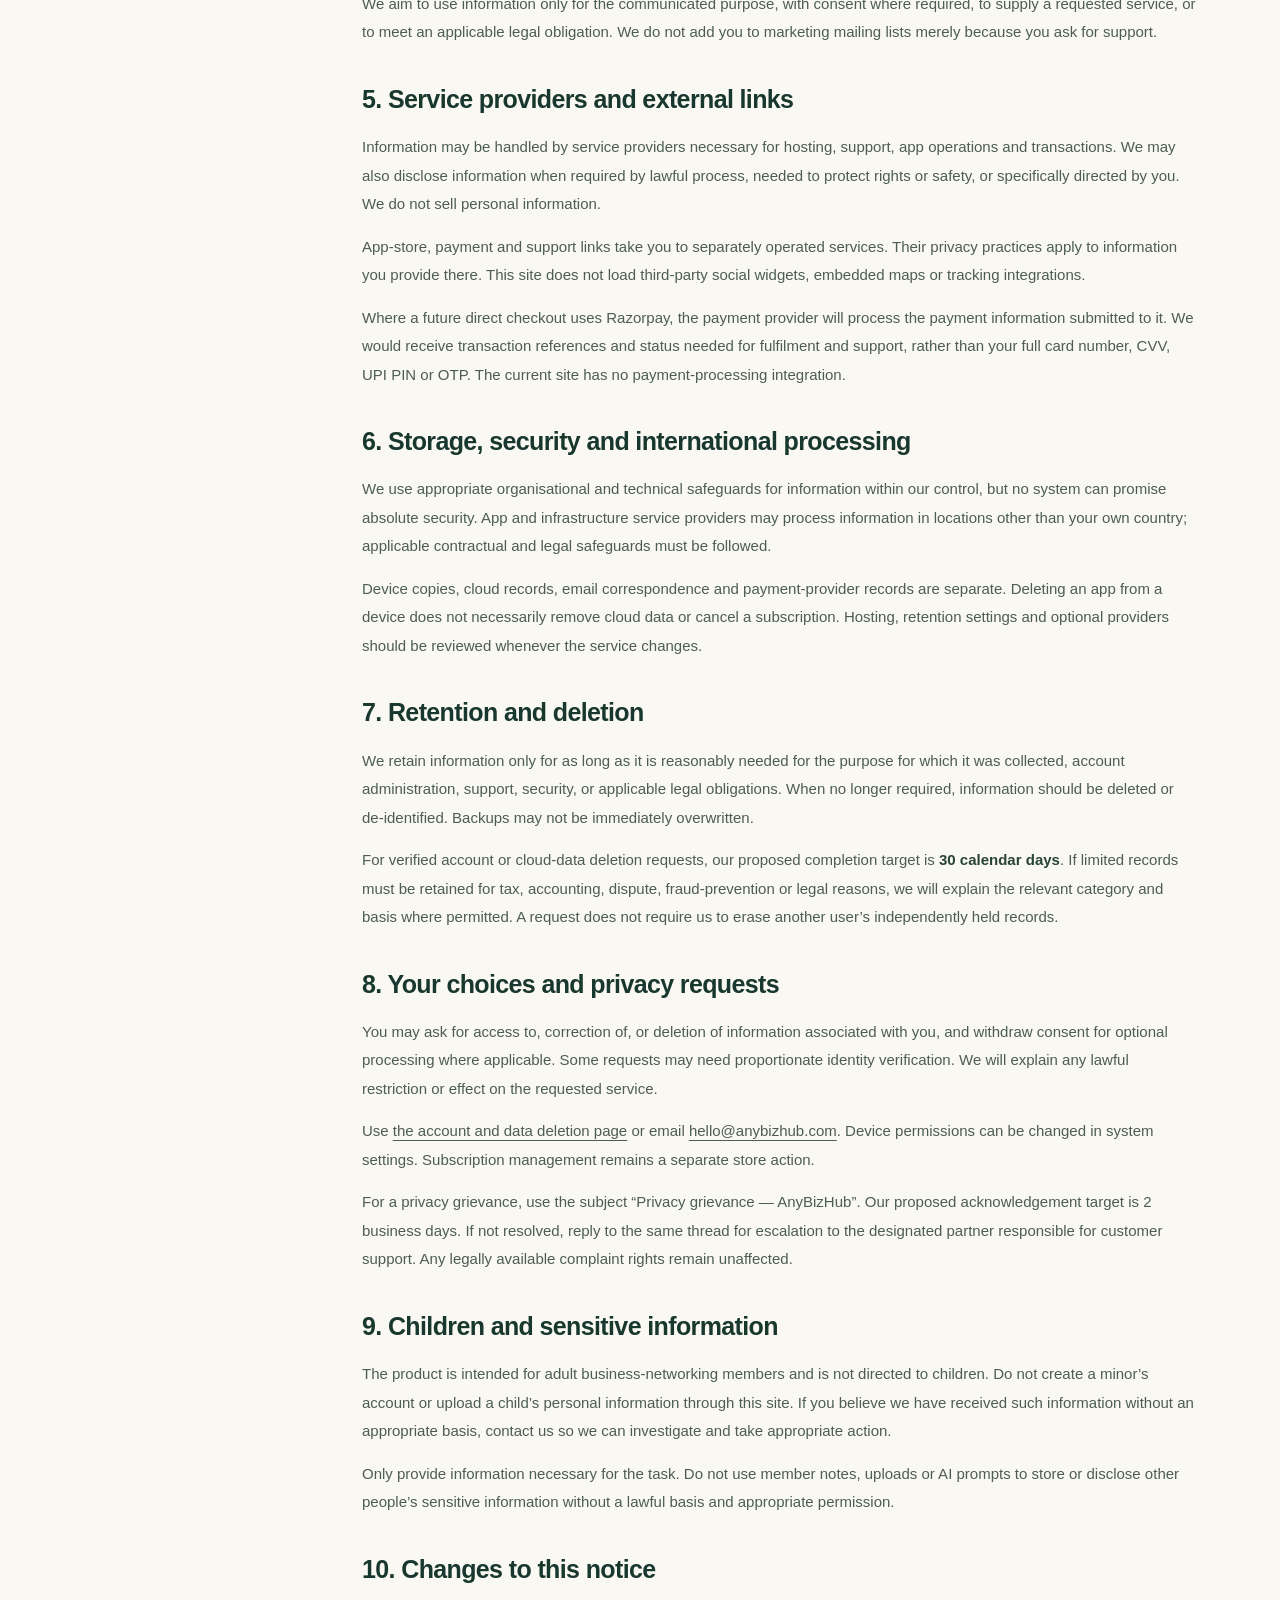
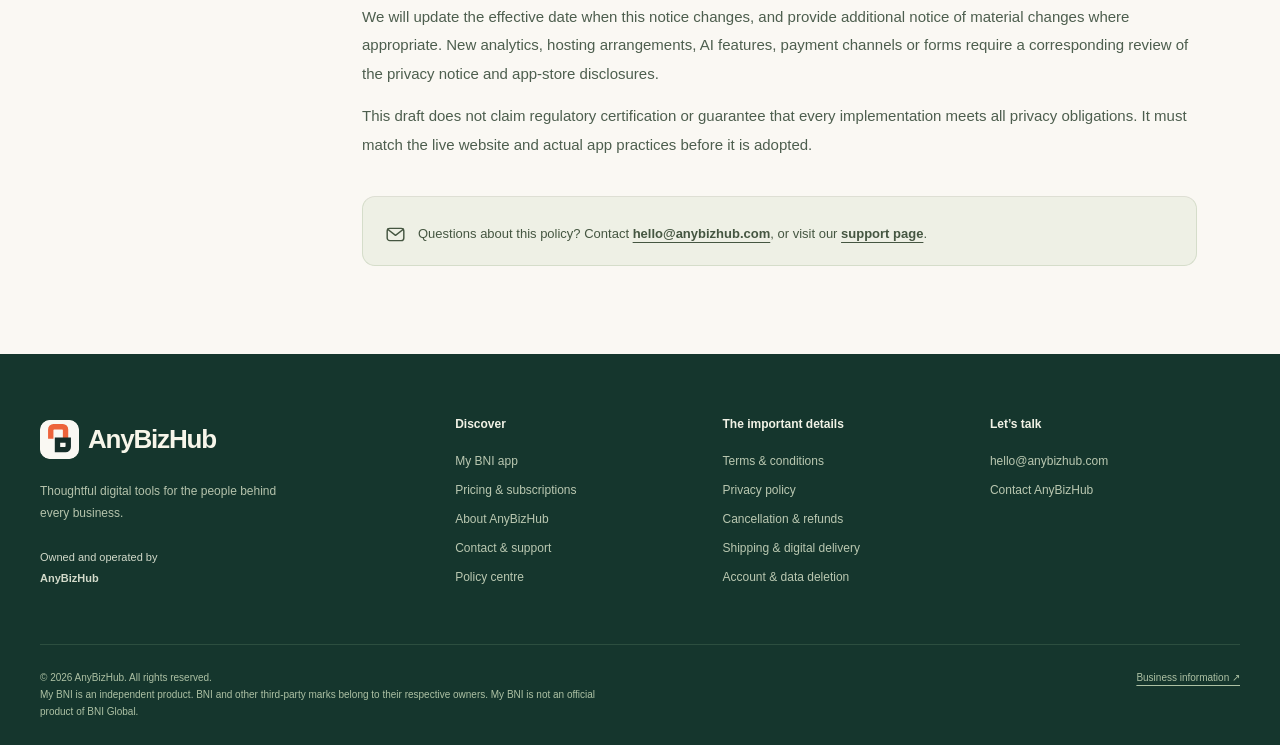
<file: privacy-policy.html>
<!doctype html>
<html lang="en-IN"><head><meta charset="utf-8"><meta name="viewport" content="width=device-width,initial-scale=1"><meta name="theme-color" content="#173b31"><title>Privacy policy | AnyBizHub</title><meta name="description" content="A clear distinction between this information website, app data, optional features and the choices available to you."><meta name="robots" content="noindex,follow"><link rel="canonical" href="https://anybizhub.com/privacy-policy.html"><meta property="og:type" content="website"><meta property="og:site_name" content="AnyBizHub"><meta property="og:title" content="Privacy policy | AnyBizHub"><meta property="og:description" content="A clear distinction between this information website, app data, optional features and the choices available to you."><meta property="og:url" content="https://anybizhub.com/privacy-policy.html"><meta property="og:image" content="https://anybizhub.com/assets/images/social-preview.png"><meta property="og:image:alt" content="AnyBizHub — Better business. Better connected."><meta name="twitter:card" content="summary_large_image"><link rel="icon" type="image/svg+xml" href="assets/images/favicon.svg"><link rel="stylesheet" href="assets/css/main.css?v=20261020"><script src="assets/js/main.js" defer></script></head><body><a class="skip-link" href="#main">Skip to content</a><div class="topline">A little less admin. A lot more connection.<span>·</span>By AnyBizHub</div>
<header class="site-header"><div class="container nav-wrap"><a class="brand" href="index.html" aria-label="AnyBizHub home"><img src="assets/images/favicon.svg" width="39" height="39" alt="">AnyBizHub</a><button class="menu-toggle" type="button" aria-label="Open navigation" aria-expanded="false" aria-controls="main-nav"><svg class="icon " viewBox="0 0 24 24" aria-hidden="true"><path d="M4 6h16M4 12h16M4 18h16"/></svg></button><nav class="nav-links" id="main-nav" aria-label="Main navigation"><a href="my-bni.html">Our app</a><a href="about.html">About</a><a href="pricing.html">Pricing</a><a href="policies.html" aria-current="page">Policies</a><a href="contact.html">Contact</a></nav><a class="button nav-cta" href="my-bni.html#download">Explore My BNI<svg class="icon " viewBox="0 0 24 24" aria-hidden="true"><path d="M4 12h15M13 5l7 7-7 7"/></svg></a></div></header><main id="main"><section class="page-hero"><div class="container"><nav class="breadcrumbs" aria-label="Breadcrumb"><a href="index.html">Home</a><svg class="icon inline-icon" viewBox="0 0 24 24" aria-hidden="true"><path d="M9 5l7 7-7 7"/></svg><span aria-current="page">Privacy policy</span></nav><div class="eyebrow">CLEAR INFORMATION. INFORMED CHOICES.</div><h1>Privacy policy</h1><p class="lead">A clear distinction between this information website, app data, optional features and the choices available to you.</p><div class="legal-meta"><span class="pill">My BNI draft prepared: 23 September 2026</span><span class="pill">Provider: AnyBizHub</span></div><nav class="product-privacy-nav" aria-label="Product privacy notices"><a href="#cake-builder">Cake Builder</a><a href="#quotation-builder">Quotation Builder</a><a href="#fitkadam">FitKadam</a><a href="#scope">My BNI / website</a></nav></div></section><section class="section-sm" id="cake-builder"><div class="container"><article class="legal-article legal-section">
<div class="eyebrow">CAKE BUILDER · PRIVACY</div>
<h2>Cake Builder privacy notice</h2>
<p><strong>Effective: 21 October 2026.</strong> Cake Builder (<strong>com.soance.cakebuilder</strong>) is provided by <strong>Soance Innovations LLP</strong>. This notice covers the Android and iOS apps and the cake studio at <a href="https://cakebuilder.soance.com/">cakebuilder.soance.com</a>. The notices for Quotation Builder, FitKadam and My BNI on this page apply to those separate products.</p>
<p>For Cake Builder support or privacy requests, email <a href="mailto:hello@anybizhub.com?subject=Cake%20Builder%20privacy">hello@anybizhub.com</a> or visit <a href="https://cakebuilder.soance.com/support">Cake Builder support</a>.</p>
<h3>All-ages design and adult account features</h3>
<p>Anyone can browse the public cake menu and design a cake without an account. Accounts, order requests and creating or changing public links are for adults aged 18 or over. A neutral age check offers under 18, 18 or over, and prefer not to answer. Selecting under 18 or declining keeps those account features unavailable; browsing and local design remain available. We do not request a birth date, identity document or a child's account details.</p>
<p>The age eligibility choice is kept on the device. An adult confirmation is sent when adult features are enabled, and the website uses an eligibility cookie. We do not keep a date of birth or age-history record in the account database. Cloudflare Turnstile is loaded only after adult eligibility has been confirmed. Ordinary hosting and security processing still applies to requests for public pages and menu data.</p>
<h3>Information we process and why</h3>
<p>Registering provides your name and email address; your password is stored as a secure hash. We use account identifiers and sign-in records to authenticate you, manage your requests and recover your account.</p>
<p>An order request contains the customer name, phone number, preferred pickup date and time, cake specifications, both cake-message lines when filled, customer notes and an optional generated cake preview. Saved requests also contain price estimates, administrator quotes, status, timestamps and private preparation notes. Cake Builder's authorised administrators use these details to review and respond to the request and arrange fulfilment. A cake preview is generated from your design, not a photo taken from your camera or photo library.</p>
<p>We use technical request details, security checks and operational logs to deliver the service, investigate failures and limit abuse. If you contact support, we receive your message, contact details and any attachments you choose to send, and use them to respond. Please do not send passwords or unnecessary personal information.</p>
<h3>Public cake and order links</h3>
<p>Sharing is optional and requires acceptance of the <a href="https://cakebuilder.soance.com/community-guidelines">Cake Builder community guidelines</a>. We store the accepted guidelines version and acceptance time. A public cake link exposes the cake design; a public order link exposes cake specifications, estimates, status, any quote and creation/update information. Visibility controls let you choose whether the available name, cake message, customer notes and pickup/delivery schedule fields appear. The phone-number field and private preparation notes are excluded from public order responses. Avoid putting private contact information into messages or notes you choose to publish.</p>
<p>Hiding a field changes public visibility; it does not remove the complete design, order or private preview stored for your account and the administrators. Hiding a cake message suppresses both message lines. Uploaded preview images are not served publicly; public pages use the structured cake design and trusted menu thumbnails.</p>
<p>Anyone with a public link can view or forward it, and can customise a copy of the design. Messaging and social services may fetch and cache public link previews, including text you chose to publish. You can change visibility, revoke an order link, or delete its order. Cake links have no automatic expiry; account deletion removes your cake and order links. Changes cannot recall copies independently saved by other people or services.</p>
<h3>Reporting and blocking</h3>
<p>Public text is checked for objectionable language. You can report a shared cake or order without signing in. A report contains its link reference, selected reason, optional details and submission time; security controls may use a hashed network identifier to limit abuse. Do not include unnecessary personal information in a report. Authorised administrators review reports and can remove content or disable an account's public sharing.</p>
<p>Public links contain a random creator key for the block feature, not the creator's email address or internal account identifier. Blocking keeps that creator's content hidden on the current device/browser. The blocked-key list is stored locally, is not account-synced and can be reset by clearing the relevant app or browser data.</p>
<h3>Device storage, sessions and permissions</h3>
<p>The native app stores favourites, saved design names and details, cake messages, timestamps, preview PNGs and preferences in app-private device storage. These local designs are not account-synced unless you submit or share them. Sign-in tokens and cached account identity are kept in protected device storage. The website and embedded studio also use browser storage for a cake draft and cookies for sign-in and adult eligibility.</p>
<p>Local drafts can remain after signing out. In-app account deletion clears the native favourites and saved-design collection on that device, but does not erase the studio's browser draft or copies on other devices. Remove saved designs in the app, and clear the relevant browser or app website data to remove remaining local drafts. Uninstalling the app alone does not delete your server account.</p>
<p>Server sign-in tokens are stored as hashes. Sessions expire after 30 days; one-use native-app-to-studio sign-in tickets expire after 60 seconds. Session expiry is not a promise that every historical security record is immediately erased. Requests use HTTPS. The release has no advertising or analytics SDK and does not request camera, microphone, contacts or precise-location permission. We do not sell your personal information.</p>
<h3>Service providers</h3>
<p>Cloudflare hosts the service, database, private preview storage and fonts, and processes network/device information, including IP address, browser/device details and country inferred from network requests, for delivery, abuse prevention and operational logging. We store hashed rate-limit identifiers for security. Adult account and order actions use Cloudflare Turnstile; Cloudflare may also use its security signals to improve its bot-detection service under its own privacy practices. When you request password recovery, Resend receives your account email address and a message containing a short-lived reset link for transactional email delivery, not your account password.</p>
<p>Fonts are packaged with the app or served by Cake Builder's own website; the studio does not request them from Google Fonts. Providers may process information outside your country. External email, browser, app-store and sharing services you choose operate under their own privacy practices.</p>
<h3>Retention, deletion and your choices</h3>
<p>Account information, orders and shared cake records remain in the active service until removed. You can delete individual orders in <strong>My orders</strong>; deleting an order also removes its active public order link and attached preview. You may request deletion of specific information without deleting your whole account by emailing the privacy contact below.</p>
<p>For account deletion, use <strong>Account → Delete account</strong> in the app or the <a href="https://cakebuilder.soance.com/account-deletion">Cake Builder account deletion page</a>. After password confirmation, deletion removes your active account, sign-in sessions, reset tokens, owned order/share records, their attached previews and public links. Deletion is permanent. Security identifiers, operational logs, backups and independently retained copies are separate from those active account records; this notice does not promise immediate erasure of every historical copy.</p>
<p>You can request access, correction or deletion of information you have supplied to us by emailing <a href="mailto:hello@anybizhub.com?subject=Cake%20Builder%20privacy%20request">hello@anybizhub.com</a>. Identify Cake Builder and the email used for your account; do not email your password. We may need to verify that the request is yours. Contact us if you believe a child has supplied personal information through an adult feature, so we can investigate and remove it as appropriate.</p>
<h3>Physical orders and notice updates</h3>
<p>Cake Builder sends requests for physical cakes. No payment or card details are taken in the app. An authorised Cake Builder administrator must confirm availability, the final design, price and pickup arrangements. Account or order deletion does not cancel arrangements already confirmed outside the service; contact Cake Builder support about those arrangements.</p>
<p>Only include information necessary for your cake request, including when a cake is for a child. We will update this notice and its effective date when Cake Builder's data practices change.</p>
</article></div></section>
<section class="section-sm" id="quotation-builder"><div class="container"><article class="legal-article">
<div class="eyebrow">QUOTATION BUILDER · PRIVACY</div>
<h2>Quotation Builder privacy notice</h2>
<p><strong>Effective: 13 October 2026.</strong> Quotation Builder (com.soance.quotationbuilder) is provided by Soance Innovations LLP. This notice applies to Quotation Builder on iOS and Android. The notices for other products on this page apply separately. For support and privacy questions, contact <a href="mailto:hello@anybizhub.com?subject=Quotation%20Builder%20privacy">hello@anybizhub.com</a>.</p>
<h3>Information on your device</h3>
<p>The app stores the information you enter on your device: company details, optional logo and header/footer artwork, product and service descriptions and prices, customer contact details, quotation contents, settings and templates. Drawn or uploaded signature images, entered signer names and roles, recorded signing times, public certificate details and signed PDFs are stored with the quotation when you use signing features. This information is used to organise your workspace, fill quotation details from saved products, and generate or retain PDFs and email drafts.</p>
<p>Quotation Builder does not require an account and does not send your workspace to our servers. This version includes no advertising, analytics, tracking or cloud-sync service. We do not collect or sell your quotation, product or customer data through the app.</p>
<h3>Files, sharing and email</h3>
<p>You choose logo, header, footer or signature images, JSON files and signed PDFs through the device file picker. Exported PDFs and JSON backups contain the information you selected or stored. A quotation signing copy contains the selected quotation, its letterhead and any recorded signatures or archived signed PDF; it does not include unrelated quotations, customer lists or catalog items. When you choose a share target, printer or email application, the selected content is passed to that service. Email drafts are not sent by Quotation Builder; sending is controlled by your email application. Review recipients and attachments before sharing. The privacy practices of services you choose apply to copies they receive.</p>
<h3>Certificate signing</h3>
<p>When you select a compatible PFX or P12 certificate, the certificate file, private-key information and password are used temporarily in memory on your device to sign the PDF. The app does not save those signing credentials in its workspace, backups or signing copies, and does not send them to our servers. Your original certificate file remains in the location you selected. Signed PDFs contain public certificate and signature information that can be seen by recipients. If you use a separate DSC tool or signing provider, its own privacy practices apply. Do not send certificate files, private keys or passwords to another party or to support.</p>
<h3>Retention, deletion and security</h3>
<p>Saved workspace information remains on the device until you edit or remove it, replace it by importing a backup, or remove the app's local data through your operating system. We cannot remotely access or delete this local workspace. Exported files, sent emails and copies held by other applications or device backup services must be managed separately. Use device access controls and keep exported files in a location appropriate for their contents. PDF and JSON exports are not password encrypted by this app.</p>
<h3>Support and changes</h3>
<p>If you contact support, we receive the message, your contact details and any attachments you choose to send, and use them to respond to your request. Do not send passwords or unnecessary customer information. You can ask about access, correction or deletion of information you have supplied to support using the contact above. The app is intended for business use and is not directed to children. We update this notice when the app's data practices change.</p>
</article></div></section>
<section class="section-sm" id="fitkadam"><div class="container"><article class="legal-article">
<div class="eyebrow">FITKADAM · PRIVACY AND ACCOUNT DELETION</div>
<h2>FitKadam privacy notice</h2>
<p><strong>Effective: 10 October 2026.</strong> FitKadam is provided by Soance Innovations LLP. This section covers FitKadam; the My BNI draft below applies to a separate product. For FitKadam support and privacy requests, contact <a href="mailto:hello@anybizhub.com">hello@anybizhub.com</a>.</p>
<h3>Information used by FitKadam</h3>
<p>When you create an account, we process your email, account identifier and profile information. Information you choose to enter can include your name, age, body measurements, goals, fitness preferences and health considerations; workouts, activities and GPS routes; food, hydration, steps, sleep, mood and recovery entries; journal notes, coach messages and memories; meal and progress photos; and feedback. Purchase references and entitlement status support optional Plus access. Notification tokens support optional notifications.</p>
<p>Account data is stored using Supabase. Account features require sign-in; guest previews can keep data on your device. Member activity and health entries can be saved locally while cloud sync is pending. Data remains associated with your account until you remove it or delete the account.</p>
<h3>Optional permissions and AI</h3>
<p>Camera access is used when you take a meal or progress photo. Location access is used for optional foreground route tracking, which pauses when you leave the app. On supported Android devices, Health Connect optionally imports recent step and sleep totals when you choose to connect or sync; FitKadam does not write Health Connect records. The current iOS build uses manual steps and sleep entries and does not request Apple Health access. You can decline or revoke permissions and use manual entries.</p>
<p>OpenAI is the configured provider for FitKadam's optional AI coaching, personalized plans and meal-photo estimates. Selected messages, conversation context, profile preferences and goals are sent through our backend for these features; meal estimation sends the selected meal photo. Progress photos are not sent for AI analysis. AI requests use the provider's API with response storage disabled. This does not eliminate separate provider security or abuse-monitoring retention. AI estimates and wellness advice are not medical diagnosis or treatment.</p>
<h3>Other recipients and security</h3>
<p>Firebase Messaging supports notifications. Apple and Google process store payments; FitKadam receives purchase and entitlement references, not your payment-card details. Route maps request tiles from OpenStreetMap infrastructure, which receives the network address and requested map area. Speech input and spoken replies can use your device's selected platform speech services. Internet requests use encrypted transport. Providers may process information outside your country.</p>
<h3>Delete your FitKadam account or request data deletion</h3>
<p><a class="button button-small" href="account-deletion.html#fitkadam">Request FitKadam account or data deletion</a></p>
<p>In the app, sign in, open Settings, choose <strong>Delete account</strong>, and confirm. Successful deletion removes the account, account-owned records and uploaded meal/progress photos, and clears that account's tracking cache on the requesting device. Archived coach messages remain stored when you only clear the chat; they are excluded from future coaching context and removed with account deletion. Disconnecting Health Connect does not remove existing FitKadam logs.</p>
<p>You can request deletion without installing or signing in to the app by emailing <a href="mailto:hello@anybizhub.com?subject=FitKadam%20account%20or%20data%20deletion%20request">hello@anybizhub.com</a>. Include your registered email and say whether you want the entire account or specific records deleted. Never send a password or verification code. We may verify ownership before taking action.</p>
<p>Active account data is removed when account deletion succeeds. Exported files, caches on other devices, app-store billing records, support correspondence and provider backups or security logs may require separate handling. Any records retained for legal, billing, fraud-prevention or security obligations remain only for their applicable purpose and retention period. In our response to an email request, we explain its completion timeframe and any retained categories and applicable periods. Provider retention is governed by the service and its configured controls; response storage being disabled is not a promise of zero retention.</p>
<p>Account deletion does not cancel an Apple or Google subscription. Cancel renewal through the store separately. You can also request access or correction, or withdraw optional permissions. FitKadam is intended for adults aged 18 and over. We update this notice when the app's processing changes.</p>
</article></div></section>

<div class="container policy-layout"><aside class="policy-sidebar"><h2>On this page</h2><nav aria-label="Policy contents"><a href="#cake-builder">Cake Builder privacy</a><a href="#quotation-builder">Quotation Builder privacy</a><a href="#fitkadam">FitKadam privacy &amp; deletion</a><a href="#scope">Scope and responsible organisation</a><a href="#website">Information on this website</a><a href="#app">Information used by My BNI</a><a href="#purpose">Why information is used</a><a href="#sharing">Service providers and external links</a><a href="#security">Storage, security and international processing</a><a href="#retention">Retention and deletion</a><a href="#choices">Your choices and privacy requests</a><a href="#children">Children and sensitive information</a><a href="#updates">Changes to this notice</a></nav><button class="button button-outline button-small print-button" type="button"><svg class="icon " viewBox="0 0 24 24" aria-hidden="true"><path d="M6 8V3h12v5M6 17H3V9h18v8h-3M6 14h12v7H6zM17 11h1"/></svg>Print this policy</button><p class="small">Business days mean Monday to Friday, excluding public holidays in India, unless the purchase channel specifies otherwise.</p></aside><article class="legal-article"><div class="notice review-notice"><svg class="icon " viewBox="0 0 24 24" aria-hidden="true"><circle cx="12" cy="12" r="10"/><path d="M12 11v6M12 7h.01"/></svg><p><strong>Draft for business approval — not yet effective.</strong> The proposed policy below must be checked and approved by AnyBizHub before publication or payment onboarding. Existing app-store terms continue to govern current store purchases.</p></div><section class="legal-section" id="scope"><h2>1. Scope and responsible organisation</h2><p><strong>AnyBizHub</strong>, registered at , is responsible for this website. Contact <a href="mailto:hello@anybizhub.com">hello@anybizhub.com</a> about privacy matters.</p><p>This notice distinguishes information processed by the AnyBizHub website from data used by the My BNI app. Until this draft is approved and published as an effective policy, the app-specific notice currently linked from the stores remains available on the <a href="https://bnamitkn.github.io/binamitoken/privacy.html" target="_blank" rel="noopener noreferrer">existing My BNI privacy page (opens in a new tab)</a>.</p></section><section class="legal-section" id="website"><h2>2. Information on this website</h2><p>The delivered website has no account registration, checkout, advertising pixels, analytics scripts, cookies or browser-storage features. Its navigation and policy pages can be used without supplying personal information. Hosting infrastructure may receive technical request details such as IP address, requested URL, browser information and time of access to deliver and protect the site.</p><p>The contact and deletion forms are <strong>email composers</strong>. Values remain in the current browser page until an pre-filled email is opened. The site does not submit them to a server or save them in browser storage. When you choose to open an pre-filled email, the fields are passed to your email application; nothing is sent until you send the email there.</p><p>If you send us a message, we receive its contents and your email address, together with any information or attachments you choose to include. Please avoid sending passwords, OTPs, card details or unnecessary sensitive information.</p></section><section class="legal-section" id="app"><h2>3. Information used by My BNI</h2><p>Depending on the features used, the app may handle account identifiers and contact details; chapter and member information; selected roster PDFs and images; your notes, presentations and One-to-One plans; and purchase or subscription references. Some information is kept on the device, while enabled sync features use cloud services.</p><p>Optional microphone, speech, photo or file access is used when you activate the related feature and grant permission. Optional AI generation sends selected content to the provider you choose. Supabase may process cloud account and roster data. Apple or Google processes store payments. The current app notice gives the app-specific detail.</p></section><section class="legal-section" id="purpose"><h2>4. Why information is used</h2><div class="data-table-wrap" tabindex="0" role="region" aria-label="Information use table, scroll horizontally on small screens"><table class="data-table"><thead><tr><th scope="col">Information or interaction</th><th scope="col">Purpose</th></tr></thead><tbody><tr><td>Website requests and hosting logs</td><td>Deliver pages, investigate errors and maintain website security.</td></tr><tr><td>Support emails and account references</td><td>Respond to requests, verify the requester and resolve account or payment issues.</td></tr><tr><td>Account and authorised member data</td><td>Provide the app features you choose and manage appropriate access.</td></tr><tr><td>Purchase and subscription references</td><td>Verify entitlement, reconcile transactions and support billing enquiries.</td></tr><tr><td>Content selected for optional features</td><td>Perform the action you request, such as synchronisation, export or AI drafting.</td></tr></tbody></table></div><p>We aim to use information only for the communicated purpose, with consent where required, to supply a requested service, or to meet an applicable legal obligation. We do not add you to marketing mailing lists merely because you ask for support.</p></section><section class="legal-section" id="sharing"><h2>5. Service providers and external links</h2><p>Information may be handled by service providers necessary for hosting, support, app operations and transactions. We may also disclose information when required by lawful process, needed to protect rights or safety, or specifically directed by you. We do not sell personal information.</p><p>App-store, payment and support links take you to separately operated services. Their privacy practices apply to information you provide there. This site does not load third-party social widgets, embedded maps or tracking integrations.</p><p>Where a future direct checkout uses Razorpay, the payment provider will process the payment information submitted to it. We would receive transaction references and status needed for fulfilment and support, rather than your full card number, CVV, UPI PIN or OTP. The current site has no payment-processing integration.</p></section><section class="legal-section" id="security"><h2>6. Storage, security and international processing</h2><p>We use appropriate organisational and technical safeguards for information within our control, but no system can promise absolute security. App and infrastructure service providers may process information in locations other than your own country; applicable contractual and legal safeguards must be followed.</p><p>Device copies, cloud records, email correspondence and payment-provider records are separate. Deleting an app from a device does not necessarily remove cloud data or cancel a subscription. Hosting, retention settings and optional providers should be reviewed whenever the service changes.</p></section><section class="legal-section" id="retention"><h2>7. Retention and deletion</h2><p>We retain information only for as long as it is reasonably needed for the purpose for which it was collected, account administration, support, security, or applicable legal obligations. When no longer required, information should be deleted or de-identified. Backups may not be immediately overwritten.</p><p>For verified account or cloud-data deletion requests, our proposed completion target is <strong>30 calendar days</strong>. If limited records must be retained for tax, accounting, dispute, fraud-prevention or legal reasons, we will explain the relevant category and basis where permitted. A request does not require us to erase another user’s independently held records.</p></section><section class="legal-section" id="choices"><h2>8. Your choices and privacy requests</h2><p>You may ask for access to, correction of, or deletion of information associated with you, and withdraw consent for optional processing where applicable. Some requests may need proportionate identity verification. We will explain any lawful restriction or effect on the requested service.</p><p>Use <a href="account-deletion.html">the account and data deletion page</a> or email <a href="mailto:hello@anybizhub.com">hello@anybizhub.com</a>. Device permissions can be changed in system settings. Subscription management remains a separate store action.</p><p>For a privacy grievance, use the subject “Privacy grievance — AnyBizHub”. Our proposed acknowledgement target is 2 business days. If not resolved, reply to the same thread for escalation to the designated partner responsible for customer support. Any legally available complaint rights remain unaffected.</p></section><section class="legal-section" id="children"><h2>9. Children and sensitive information</h2><p>The product is intended for adult business-networking members and is not directed to children. Do not create a minor’s account or upload a child’s personal information through this site. If you believe we have received such information without an appropriate basis, contact us so we can investigate and take appropriate action.</p><p>Only provide information necessary for the task. Do not use member notes, uploads or AI prompts to store or disclose other people’s sensitive information without a lawful basis and appropriate permission.</p></section><section class="legal-section" id="updates"><h2>10. Changes to this notice</h2><p>We will update the effective date when this notice changes, and provide additional notice of material changes where appropriate. New analytics, hosting arrangements, AI features, payment channels or forms require a corresponding review of the privacy notice and app-store disclosures.</p><p>This draft does not claim regulatory certification or guarantee that every implementation meets all privacy obligations. It must match the live website and actual app practices before it is adopted.</p></section><div class="policy-end notice"><svg class="icon " viewBox="0 0 24 24" aria-hidden="true"><rect x="2.5" y="5" width="19" height="14" rx="3"/><path d="M3 6l9 7 9-7"/></svg><p>Questions about this policy? Contact <a href="mailto:hello@anybizhub.com">hello@anybizhub.com</a>, or visit our <a href="contact.html">support page</a>.</p></div></article></div></main><footer class="site-footer"><div class="container"><div class="footer-top"><div class="footer-brand"><a class="brand" href="index.html" aria-label="AnyBizHub home"><img src="assets/images/favicon.svg" width="39" height="39" alt="">AnyBizHub</a><p>Thoughtful digital tools for the people behind every business.</p><p class="footer-legal">Owned and operated by<br><strong>AnyBizHub</strong><br></p></div><div class="footer-col"><h2>Discover</h2><a href="my-bni.html">My BNI app</a><a href="pricing.html">Pricing &amp; subscriptions</a><a href="about.html">About AnyBizHub</a><a href="contact.html">Contact &amp; support</a><a href="policies.html">Policy centre</a></div><div class="footer-col"><h2>The important details</h2><a href="terms-and-conditions.html">Terms &amp; conditions</a><a href="privacy-policy.html">Privacy policy</a><a href="cancellation-refund-policy.html">Cancellation &amp; refunds</a><a href="shipping-delivery-policy.html">Shipping &amp; digital delivery</a><a href="account-deletion.html">Account &amp; data deletion</a></div><div class="footer-col"><h2>Let’s talk</h2><a href="mailto:hello@anybizhub.com">hello@anybizhub.com</a><a href="contact.html">Contact AnyBizHub</a></div></div><div class="footer-bottom"><p>© 2026 AnyBizHub. All rights reserved.<br>My BNI is an independent product. BNI and other third-party marks belong to their respective owners. My BNI is not an official product of BNI Global.</p><a href="about.html#business-information">Business information ↗</a></div></div></footer></body></html>
</file>
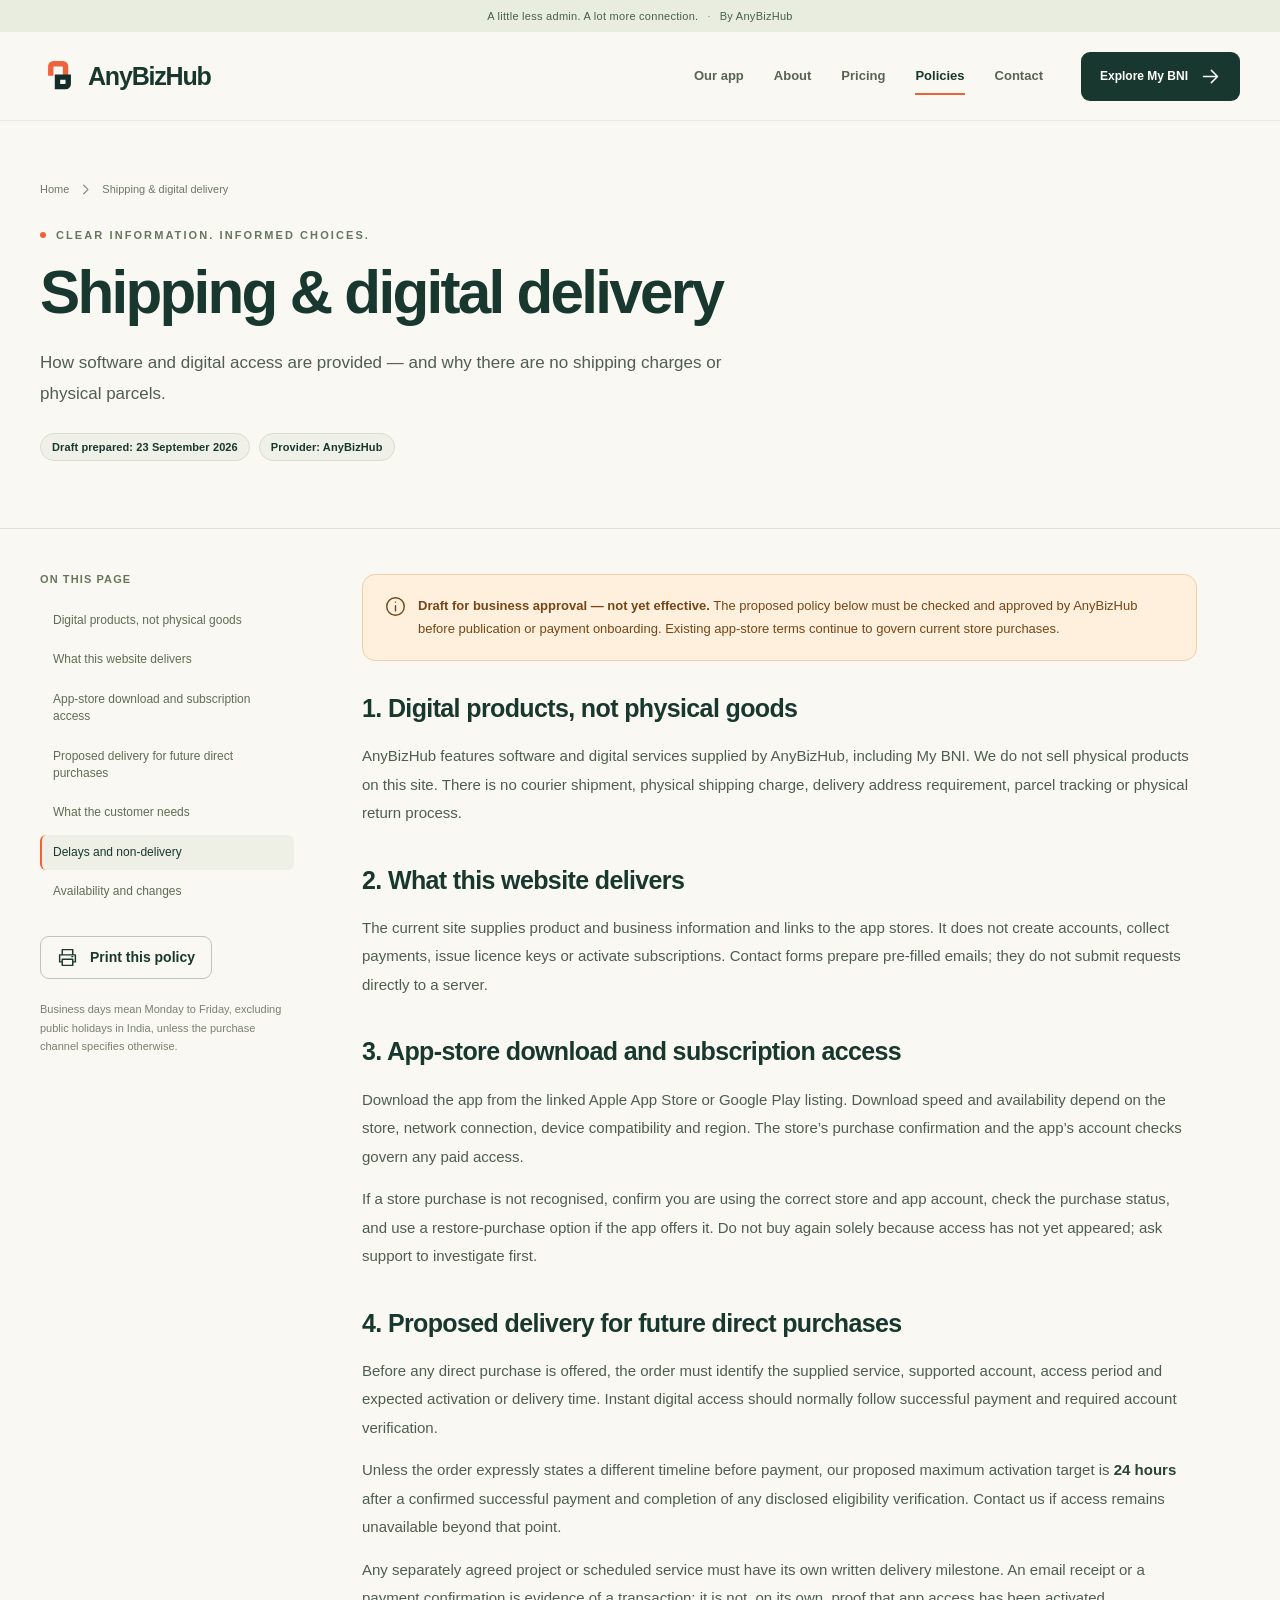
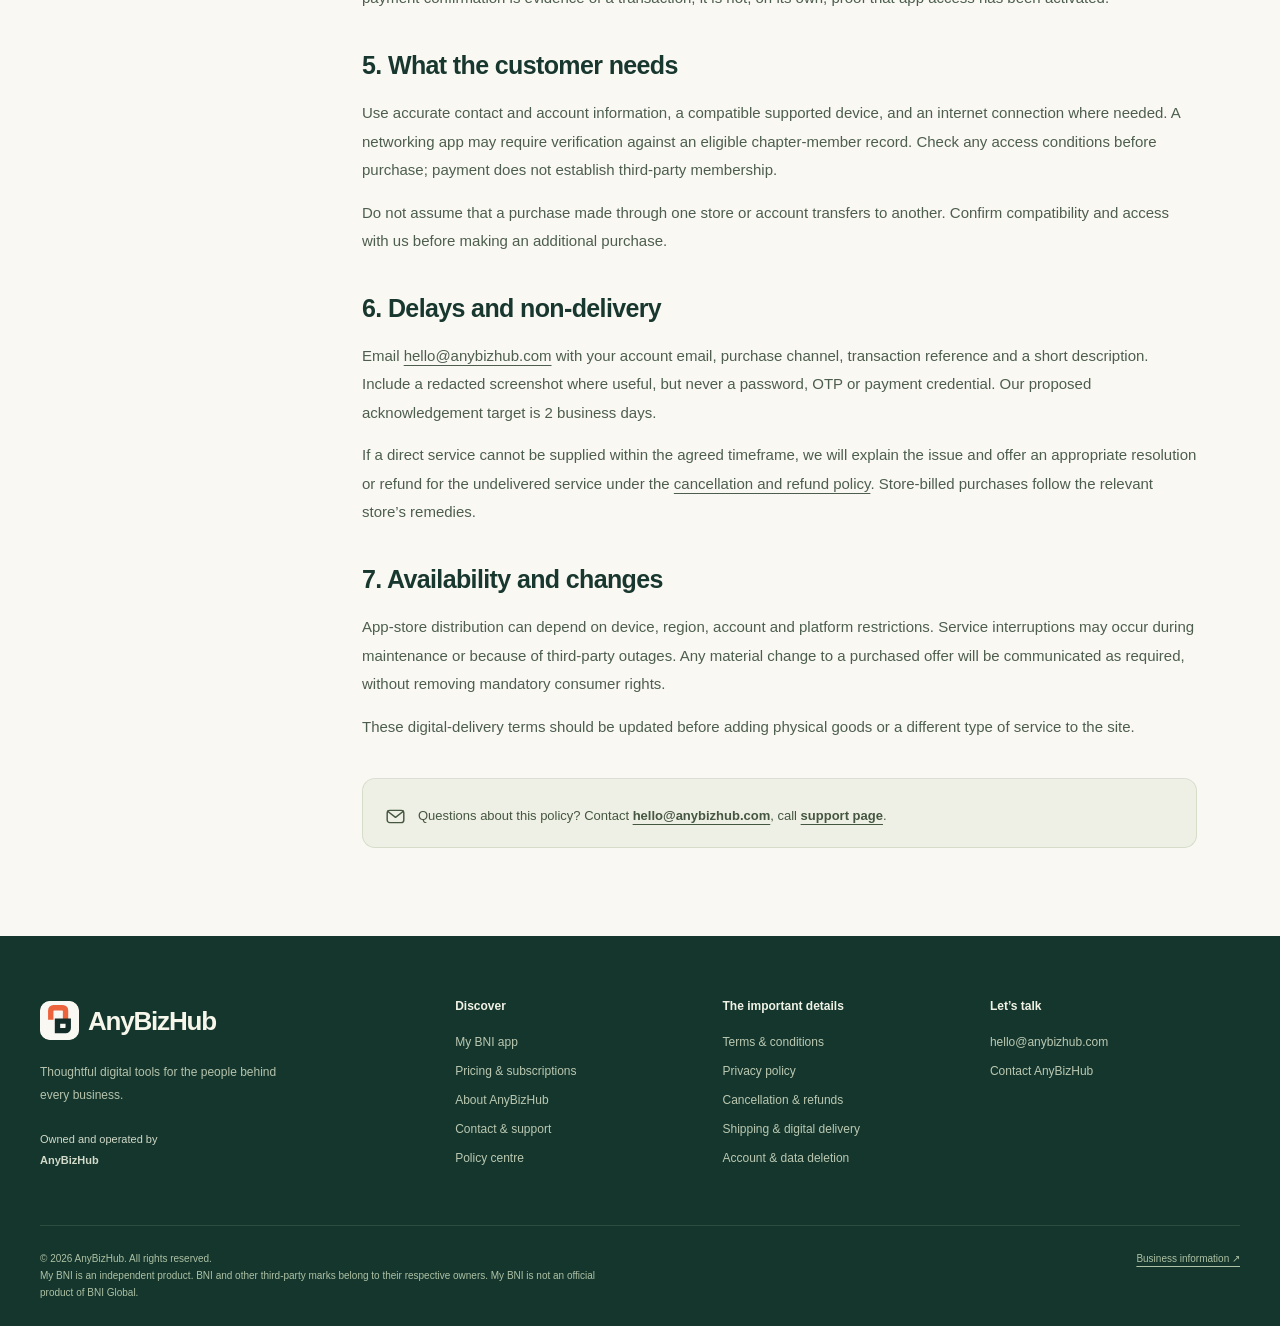
<file: shipping-delivery-policy.html>
<!doctype html>
<html lang="en-IN"><head><meta charset="utf-8"><meta name="viewport" content="width=device-width,initial-scale=1"><meta name="theme-color" content="#173b31"><title>Shipping &amp; digital delivery | AnyBizHub</title><meta name="description" content="How software and digital access are provided — and why there are no shipping charges or physical parcels."><meta name="robots" content="noindex,follow"><link rel="canonical" href="https://anybizhub.com/shipping-delivery-policy.html"><meta property="og:type" content="website"><meta property="og:site_name" content="AnyBizHub"><meta property="og:title" content="Shipping &amp; digital delivery | AnyBizHub"><meta property="og:description" content="How software and digital access are provided — and why there are no shipping charges or physical parcels."><meta property="og:url" content="https://anybizhub.com/shipping-delivery-policy.html"><meta property="og:image" content="https://anybizhub.com/assets/images/social-preview.png"><meta property="og:image:alt" content="AnyBizHub — Better business. Better connected."><meta name="twitter:card" content="summary_large_image"><link rel="icon" type="image/svg+xml" href="assets/images/favicon.svg"><link rel="stylesheet" href="assets/css/main.css"><script src="assets/js/main.js" defer></script></head><body><a class="skip-link" href="#main">Skip to content</a><div class="topline">A little less admin. A lot more connection.<span>·</span>By AnyBizHub</div>
<header class="site-header"><div class="container nav-wrap"><a class="brand" href="index.html" aria-label="AnyBizHub home"><img src="assets/images/favicon.svg" width="39" height="39" alt="">AnyBizHub</a><button class="menu-toggle" type="button" aria-label="Open navigation" aria-expanded="false" aria-controls="main-nav"><svg class="icon " viewBox="0 0 24 24" aria-hidden="true"><path d="M4 6h16M4 12h16M4 18h16"/></svg></button><nav class="nav-links" id="main-nav" aria-label="Main navigation"><a href="my-bni.html">Our app</a><a href="about.html">About</a><a href="pricing.html">Pricing</a><a href="policies.html" aria-current="page">Policies</a><a href="contact.html">Contact</a></nav><a class="button nav-cta" href="my-bni.html#download">Explore My BNI<svg class="icon " viewBox="0 0 24 24" aria-hidden="true"><path d="M4 12h15M13 5l7 7-7 7"/></svg></a></div></header><main id="main"><section class="page-hero"><div class="container"><nav class="breadcrumbs" aria-label="Breadcrumb"><a href="index.html">Home</a><svg class="icon inline-icon" viewBox="0 0 24 24" aria-hidden="true"><path d="M9 5l7 7-7 7"/></svg><span aria-current="page">Shipping & digital delivery</span></nav><div class="eyebrow">CLEAR INFORMATION. INFORMED CHOICES.</div><h1>Shipping &amp; digital delivery</h1><p class="lead">How software and digital access are provided — and why there are no shipping charges or physical parcels.</p><div class="legal-meta"><span class="pill">Draft prepared: 23 September 2026</span><span class="pill">Provider: AnyBizHub</span></div></div></section><div class="container policy-layout"><aside class="policy-sidebar"><h2>On this page</h2><nav aria-label="Policy contents"><a href="#digital">Digital products, not physical goods</a><a href="#website">What this website delivers</a><a href="#stores">App-store download and subscription access</a><a href="#direct">Proposed delivery for future direct purchases</a><a href="#requirements">What the customer needs</a><a href="#delays">Delays and non-delivery</a><a href="#availability">Availability and changes</a></nav><button class="button button-outline button-small print-button" type="button"><svg class="icon " viewBox="0 0 24 24" aria-hidden="true"><path d="M6 8V3h12v5M6 17H3V9h18v8h-3M6 14h12v7H6zM17 11h1"/></svg>Print this policy</button><p class="small">Business days mean Monday to Friday, excluding public holidays in India, unless the purchase channel specifies otherwise.</p></aside><article class="legal-article"><div class="notice review-notice"><svg class="icon " viewBox="0 0 24 24" aria-hidden="true"><circle cx="12" cy="12" r="10"/><path d="M12 11v6M12 7h.01"/></svg><p><strong>Draft for business approval — not yet effective.</strong> The proposed policy below must be checked and approved by AnyBizHub before publication or payment onboarding. Existing app-store terms continue to govern current store purchases.</p></div><section class="legal-section" id="digital"><h2>1. Digital products, not physical goods</h2><p>AnyBizHub features software and digital services supplied by AnyBizHub, including My BNI. We do not sell physical products on this site. There is no courier shipment, physical shipping charge, delivery address requirement, parcel tracking or physical return process.</p></section><section class="legal-section" id="website"><h2>2. What this website delivers</h2><p>The current site supplies product and business information and links to the app stores. It does not create accounts, collect payments, issue licence keys or activate subscriptions. Contact forms prepare pre-filled emails; they do not submit requests directly to a server.</p></section><section class="legal-section" id="stores"><h2>3. App-store download and subscription access</h2><p>Download the app from the linked Apple App Store or Google Play listing. Download speed and availability depend on the store, network connection, device compatibility and region. The store’s purchase confirmation and the app’s account checks govern any paid access.</p><p>If a store purchase is not recognised, confirm you are using the correct store and app account, check the purchase status, and use a restore-purchase option if the app offers it. Do not buy again solely because access has not yet appeared; ask support to investigate first.</p></section><section class="legal-section" id="direct"><h2>4. Proposed delivery for future direct purchases</h2><p>Before any direct purchase is offered, the order must identify the supplied service, supported account, access period and expected activation or delivery time. Instant digital access should normally follow successful payment and required account verification.</p><p>Unless the order expressly states a different timeline before payment, our proposed maximum activation target is <strong>24 hours</strong> after a confirmed successful payment and completion of any disclosed eligibility verification. Contact us if access remains unavailable beyond that point.</p><p>Any separately agreed project or scheduled service must have its own written delivery milestone. An email receipt or a payment confirmation is evidence of a transaction; it is not, on its own, proof that app access has been activated.</p></section><section class="legal-section" id="requirements"><h2>5. What the customer needs</h2><p>Use accurate contact and account information, a compatible supported device, and an internet connection where needed. A networking app may require verification against an eligible chapter-member record. Check any access conditions before purchase; payment does not establish third-party membership.</p><p>Do not assume that a purchase made through one store or account transfers to another. Confirm compatibility and access with us before making an additional purchase.</p></section><section class="legal-section" id="delays"><h2>6. Delays and non-delivery</h2><p>Email <a href="mailto:hello@anybizhub.com">hello@anybizhub.com</a> with your account email, purchase channel, transaction reference and a short description. Include a redacted screenshot where useful, but never a password, OTP or payment credential. Our proposed acknowledgement target is 2 business days.</p><p>If a direct service cannot be supplied within the agreed timeframe, we will explain the issue and offer an appropriate resolution or refund for the undelivered service under the <a href="cancellation-refund-policy.html">cancellation and refund policy</a>. Store-billed purchases follow the relevant store’s remedies.</p></section><section class="legal-section" id="availability"><h2>7. Availability and changes</h2><p>App-store distribution can depend on device, region, account and platform restrictions. Service interruptions may occur during maintenance or because of third-party outages. Any material change to a purchased offer will be communicated as required, without removing mandatory consumer rights.</p><p>These digital-delivery terms should be updated before adding physical goods or a different type of service to the site.</p></section><div class="policy-end notice"><svg class="icon " viewBox="0 0 24 24" aria-hidden="true"><rect x="2.5" y="5" width="19" height="14" rx="3"/><path d="M3 6l9 7 9-7"/></svg><p>Questions about this policy? Contact <a href="mailto:hello@anybizhub.com">hello@anybizhub.com</a>, call <a , or visit our <a href="contact.html">support page</a>.</p></div></article></div></main><footer class="site-footer"><div class="container"><div class="footer-top"><div class="footer-brand"><a class="brand" href="index.html" aria-label="AnyBizHub home"><img src="assets/images/favicon.svg" width="39" height="39" alt="">AnyBizHub</a><p>Thoughtful digital tools for the people behind every business.</p><p class="footer-legal">Owned and operated by<br><strong>AnyBizHub</strong><br></p></div><div class="footer-col"><h2>Discover</h2><a href="my-bni.html">My BNI app</a><a href="pricing.html">Pricing &amp; subscriptions</a><a href="about.html">About AnyBizHub</a><a href="contact.html">Contact &amp; support</a><a href="policies.html">Policy centre</a></div><div class="footer-col"><h2>The important details</h2><a href="terms-and-conditions.html">Terms &amp; conditions</a><a href="privacy-policy.html">Privacy policy</a><a href="cancellation-refund-policy.html">Cancellation &amp; refunds</a><a href="shipping-delivery-policy.html">Shipping &amp; digital delivery</a><a href="account-deletion.html">Account &amp; data deletion</a></div><div class="footer-col"><h2>Let’s talk</h2><a href="mailto:hello@anybizhub.com">hello@anybizhub.com</a><a href="contact.html">Contact AnyBizHub</a></div></div><div class="footer-bottom"><p>© 2026 AnyBizHub. All rights reserved.<br>My BNI is an independent product. BNI and other third-party marks belong to their respective owners. My BNI is not an official product of BNI Global.</p><a href="about.html#business-information">Business information ↗</a></div></div></footer></body></html>
</file>
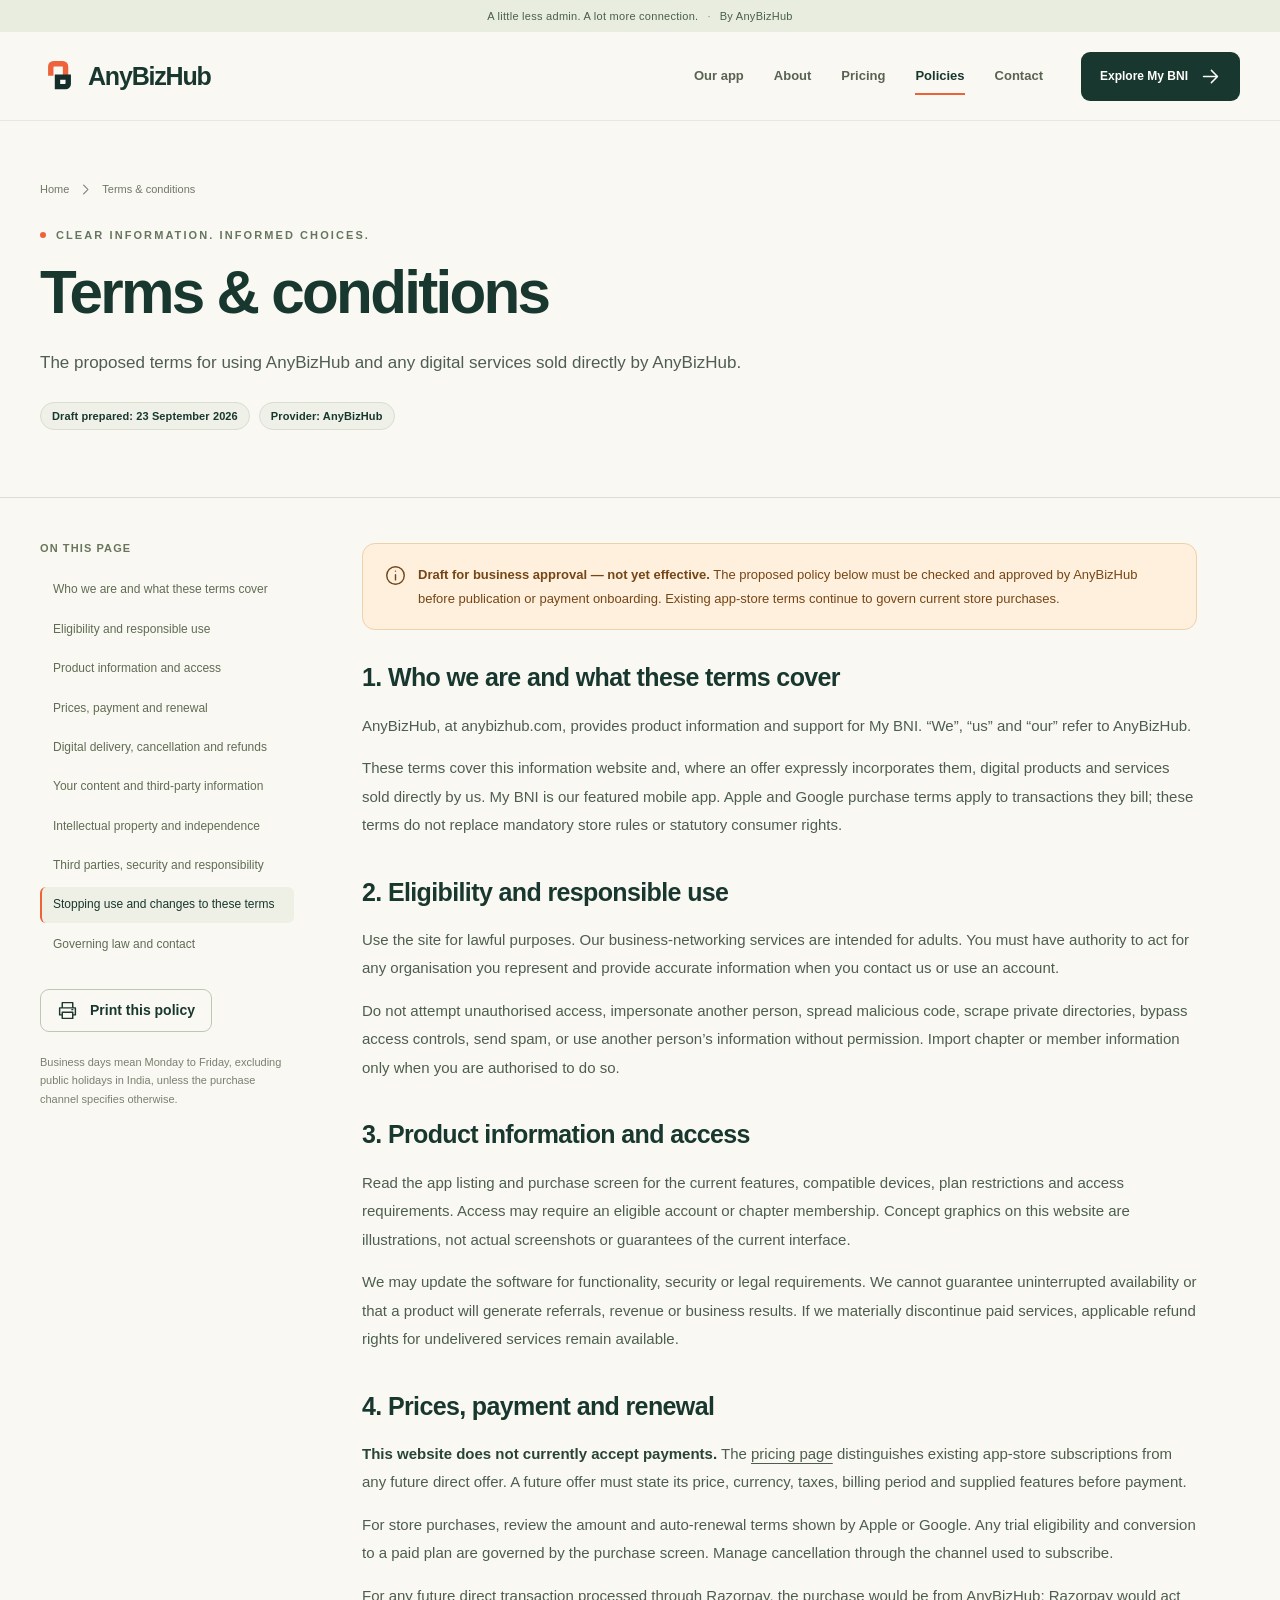
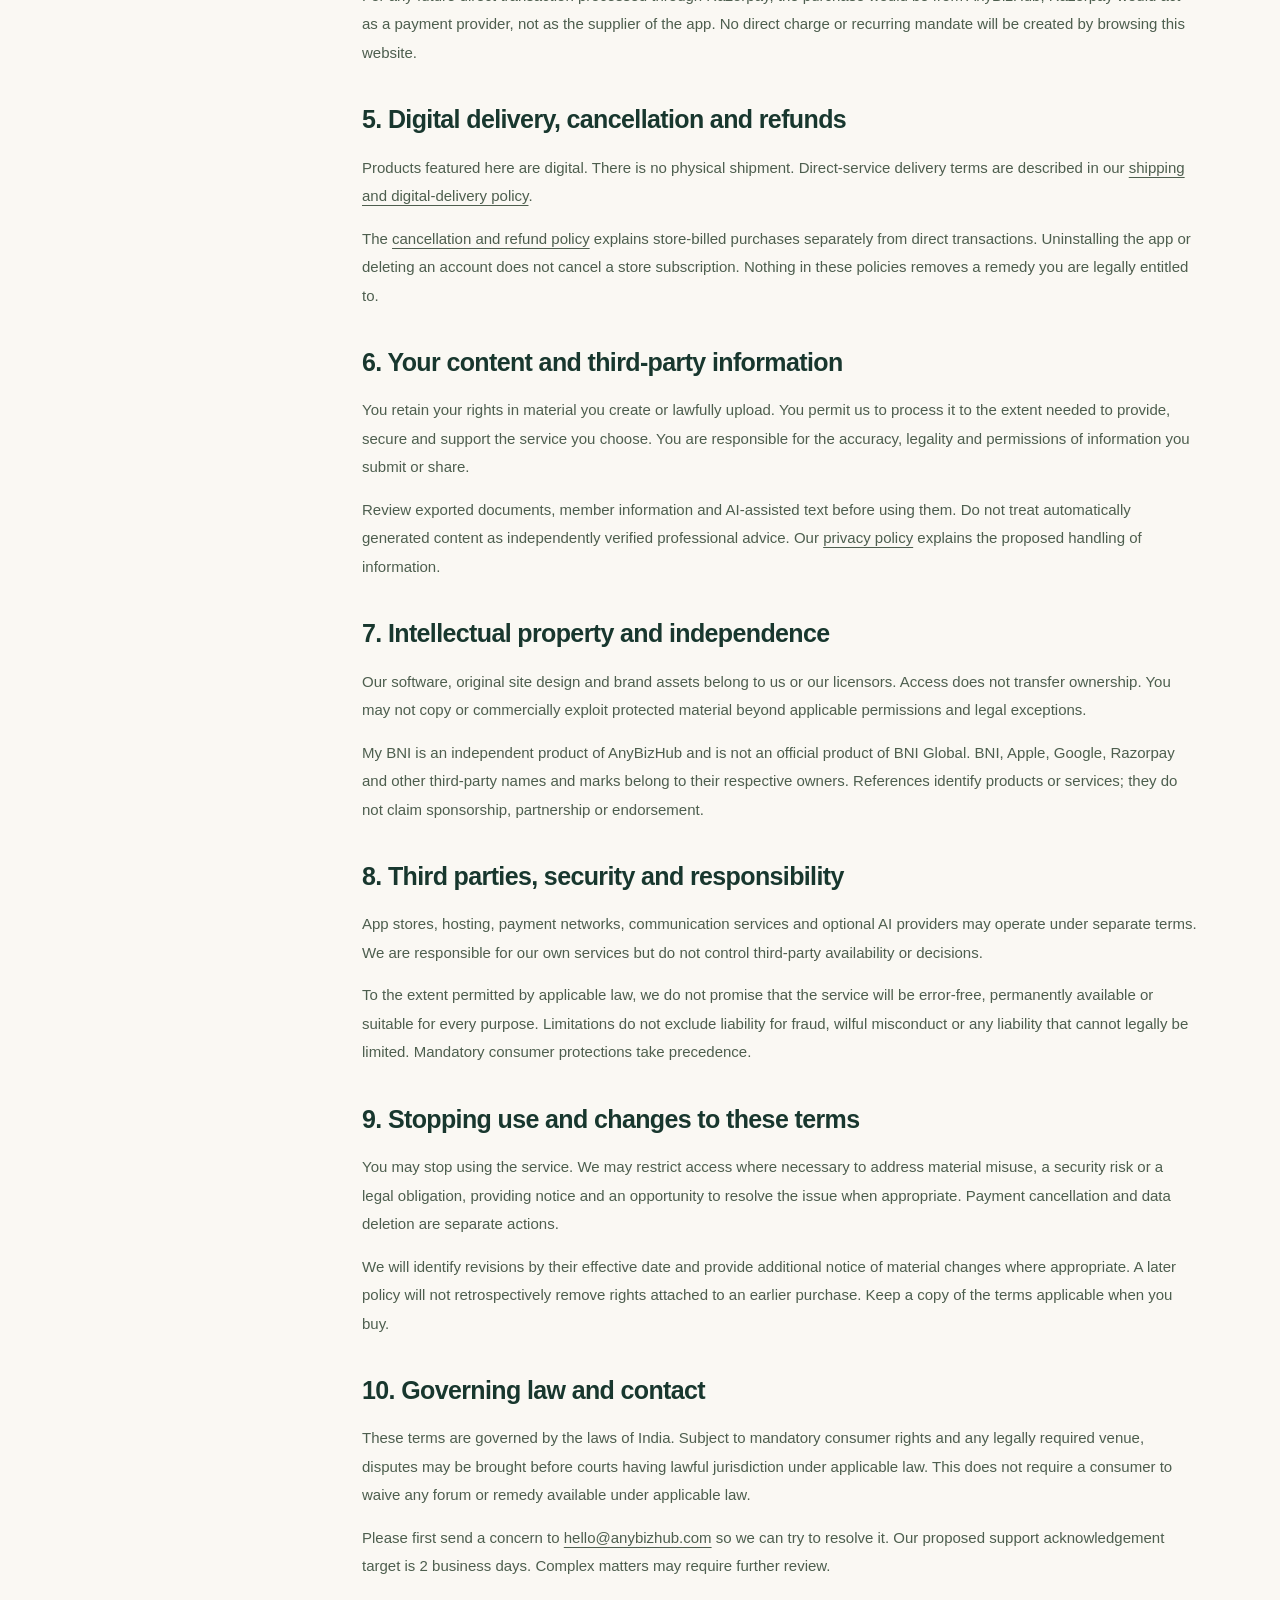
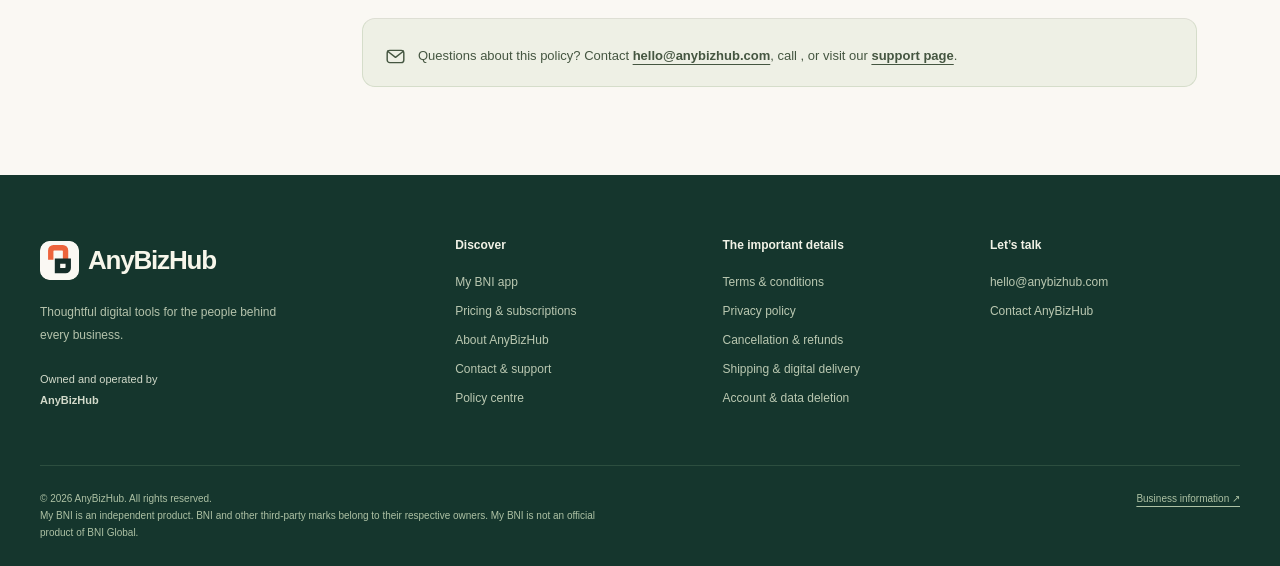
<file: terms-and-conditions.html>
<!doctype html>
<html lang="en-IN"><head><meta charset="utf-8"><meta name="viewport" content="width=device-width,initial-scale=1"><meta name="theme-color" content="#173b31"><title>Terms &amp; conditions | AnyBizHub</title><meta name="description" content="The proposed terms for using AnyBizHub and any digital services sold directly by AnyBizHub."><meta name="robots" content="noindex,follow"><link rel="canonical" href="https://anybizhub.com/terms-and-conditions.html"><meta property="og:type" content="website"><meta property="og:site_name" content="AnyBizHub"><meta property="og:title" content="Terms &amp; conditions | AnyBizHub"><meta property="og:description" content="The proposed terms for using AnyBizHub and any digital services sold directly by AnyBizHub."><meta property="og:url" content="https://anybizhub.com/terms-and-conditions.html"><meta property="og:image" content="https://anybizhub.com/assets/images/social-preview.png"><meta property="og:image:alt" content="AnyBizHub — Better business. Better connected."><meta name="twitter:card" content="summary_large_image"><link rel="icon" type="image/svg+xml" href="assets/images/favicon.svg"><link rel="stylesheet" href="assets/css/main.css"><script src="assets/js/main.js" defer></script></head><body><a class="skip-link" href="#main">Skip to content</a><div class="topline">A little less admin. A lot more connection.<span>·</span>By AnyBizHub</div>
<header class="site-header"><div class="container nav-wrap"><a class="brand" href="index.html" aria-label="AnyBizHub home"><img src="assets/images/favicon.svg" width="39" height="39" alt="">AnyBizHub</a><button class="menu-toggle" type="button" aria-label="Open navigation" aria-expanded="false" aria-controls="main-nav"><svg class="icon " viewBox="0 0 24 24" aria-hidden="true"><path d="M4 6h16M4 12h16M4 18h16"/></svg></button><nav class="nav-links" id="main-nav" aria-label="Main navigation"><a href="my-bni.html">Our app</a><a href="about.html">About</a><a href="pricing.html">Pricing</a><a href="policies.html" aria-current="page">Policies</a><a href="contact.html">Contact</a></nav><a class="button nav-cta" href="my-bni.html#download">Explore My BNI<svg class="icon " viewBox="0 0 24 24" aria-hidden="true"><path d="M4 12h15M13 5l7 7-7 7"/></svg></a></div></header><main id="main"><section class="page-hero"><div class="container"><nav class="breadcrumbs" aria-label="Breadcrumb"><a href="index.html">Home</a><svg class="icon inline-icon" viewBox="0 0 24 24" aria-hidden="true"><path d="M9 5l7 7-7 7"/></svg><span aria-current="page">Terms & conditions</span></nav><div class="eyebrow">CLEAR INFORMATION. INFORMED CHOICES.</div><h1>Terms &amp; conditions</h1><p class="lead">The proposed terms for using AnyBizHub and any digital services sold directly by AnyBizHub.</p><div class="legal-meta"><span class="pill">Draft prepared: 23 September 2026</span><span class="pill">Provider: AnyBizHub</span></div></div></section><div class="container policy-layout"><aside class="policy-sidebar"><h2>On this page</h2><nav aria-label="Policy contents"><a href="#operator">Who we are and what these terms cover</a><a href="#use">Eligibility and responsible use</a><a href="#product">Product information and access</a><a href="#purchase">Prices, payment and renewal</a><a href="#fulfilment">Digital delivery, cancellation and refunds</a><a href="#content">Your content and third-party information</a><a href="#rights">Intellectual property and independence</a><a href="#availability">Third parties, security and responsibility</a><a href="#termination">Stopping use and changes to these terms</a><a href="#law">Governing law and contact</a></nav><button class="button button-outline button-small print-button" type="button"><svg class="icon " viewBox="0 0 24 24" aria-hidden="true"><path d="M6 8V3h12v5M6 17H3V9h18v8h-3M6 14h12v7H6zM17 11h1"/></svg>Print this policy</button><p class="small">Business days mean Monday to Friday, excluding public holidays in India, unless the purchase channel specifies otherwise.</p></aside><article class="legal-article"><div class="notice review-notice"><svg class="icon " viewBox="0 0 24 24" aria-hidden="true"><circle cx="12" cy="12" r="10"/><path d="M12 11v6M12 7h.01"/></svg><p><strong>Draft for business approval — not yet effective.</strong> The proposed policy below must be checked and approved by AnyBizHub before publication or payment onboarding. Existing app-store terms continue to govern current store purchases.</p></div><section class="legal-section" id="operator"><h2>1. Who we are and what these terms cover</h2><p>AnyBizHub, at anybizhub.com, provides product information and support for My BNI. “We”, “us” and “our” refer to AnyBizHub.</p><p>These terms cover this information website and, where an offer expressly incorporates them, digital products and services sold directly by us. My BNI is our featured mobile app. Apple and Google purchase terms apply to transactions they bill; these terms do not replace mandatory store rules or statutory consumer rights.</p></section><section class="legal-section" id="use"><h2>2. Eligibility and responsible use</h2><p>Use the site for lawful purposes. Our business-networking services are intended for adults. You must have authority to act for any organisation you represent and provide accurate information when you contact us or use an account.</p><p>Do not attempt unauthorised access, impersonate another person, spread malicious code, scrape private directories, bypass access controls, send spam, or use another person’s information without permission. Import chapter or member information only when you are authorised to do so.</p></section><section class="legal-section" id="product"><h2>3. Product information and access</h2><p>Read the app listing and purchase screen for the current features, compatible devices, plan restrictions and access requirements. Access may require an eligible account or chapter membership. Concept graphics on this website are illustrations, not actual screenshots or guarantees of the current interface.</p><p>We may update the software for functionality, security or legal requirements. We cannot guarantee uninterrupted availability or that a product will generate referrals, revenue or business results. If we materially discontinue paid services, applicable refund rights for undelivered services remain available.</p></section><section class="legal-section" id="purchase"><h2>4. Prices, payment and renewal</h2><p><strong>This website does not currently accept payments.</strong> The <a href="pricing.html">pricing page</a> distinguishes existing app-store subscriptions from any future direct offer. A future offer must state its price, currency, taxes, billing period and supplied features before payment.</p><p>For store purchases, review the amount and auto-renewal terms shown by Apple or Google. Any trial eligibility and conversion to a paid plan are governed by the purchase screen. Manage cancellation through the channel used to subscribe.</p><p>For any future direct transaction processed through Razorpay, the purchase would be from AnyBizHub; Razorpay would act as a payment provider, not as the supplier of the app. No direct charge or recurring mandate will be created by browsing this website.</p></section><section class="legal-section" id="fulfilment"><h2>5. Digital delivery, cancellation and refunds</h2><p>Products featured here are digital. There is no physical shipment. Direct-service delivery terms are described in our <a href="shipping-delivery-policy.html">shipping and digital-delivery policy</a>.</p><p>The <a href="cancellation-refund-policy.html">cancellation and refund policy</a> explains store-billed purchases separately from direct transactions. Uninstalling the app or deleting an account does not cancel a store subscription. Nothing in these policies removes a remedy you are legally entitled to.</p></section><section class="legal-section" id="content"><h2>6. Your content and third-party information</h2><p>You retain your rights in material you create or lawfully upload. You permit us to process it to the extent needed to provide, secure and support the service you choose. You are responsible for the accuracy, legality and permissions of information you submit or share.</p><p>Review exported documents, member information and AI-assisted text before using them. Do not treat automatically generated content as independently verified professional advice. Our <a href="privacy-policy.html">privacy policy</a> explains the proposed handling of information.</p></section><section class="legal-section" id="rights"><h2>7. Intellectual property and independence</h2><p>Our software, original site design and brand assets belong to us or our licensors. Access does not transfer ownership. You may not copy or commercially exploit protected material beyond applicable permissions and legal exceptions.</p><p>My BNI is an independent product of AnyBizHub and is not an official product of BNI Global. BNI, Apple, Google, Razorpay and other third-party names and marks belong to their respective owners. References identify products or services; they do not claim sponsorship, partnership or endorsement.</p></section><section class="legal-section" id="availability"><h2>8. Third parties, security and responsibility</h2><p>App stores, hosting, payment networks, communication services and optional AI providers may operate under separate terms. We are responsible for our own services but do not control third-party availability or decisions.</p><p>To the extent permitted by applicable law, we do not promise that the service will be error-free, permanently available or suitable for every purpose. Limitations do not exclude liability for fraud, wilful misconduct or any liability that cannot legally be limited. Mandatory consumer protections take precedence.</p></section><section class="legal-section" id="termination"><h2>9. Stopping use and changes to these terms</h2><p>You may stop using the service. We may restrict access where necessary to address material misuse, a security risk or a legal obligation, providing notice and an opportunity to resolve the issue when appropriate. Payment cancellation and data deletion are separate actions.</p><p>We will identify revisions by their effective date and provide additional notice of material changes where appropriate. A later policy will not retrospectively remove rights attached to an earlier purchase. Keep a copy of the terms applicable when you buy.</p></section><section class="legal-section" id="law"><h2>10. Governing law and contact</h2><p>These terms are governed by the laws of India. Subject to mandatory consumer rights and any legally required venue, disputes may be brought before courts having lawful jurisdiction under applicable law. This does not require a consumer to waive any forum or remedy available under applicable law.</p><p>Please first send a concern to <a href="mailto:hello@anybizhub.com">hello@anybizhub.com</a> so we can try to resolve it. Our proposed support acknowledgement target is 2 business days. Complex matters may require further review.</p></section><div class="policy-end notice"><svg class="icon " viewBox="0 0 24 24" aria-hidden="true"><rect x="2.5" y="5" width="19" height="14" rx="3"/><path d="M3 6l9 7 9-7"/></svg><p>Questions about this policy? Contact <a href="mailto:hello@anybizhub.com">hello@anybizhub.com</a>, call , or visit our <a href="contact.html">support page</a>.</p></div></article></div></main><footer class="site-footer"><div class="container"><div class="footer-top"><div class="footer-brand"><a class="brand" href="index.html" aria-label="AnyBizHub home"><img src="assets/images/favicon.svg" width="39" height="39" alt="">AnyBizHub</a><p>Thoughtful digital tools for the people behind every business.</p><p class="footer-legal">Owned and operated by<br><strong>AnyBizHub</strong><br></p></div><div class="footer-col"><h2>Discover</h2><a href="my-bni.html">My BNI app</a><a href="pricing.html">Pricing &amp; subscriptions</a><a href="about.html">About AnyBizHub</a><a href="contact.html">Contact &amp; support</a><a href="policies.html">Policy centre</a></div><div class="footer-col"><h2>The important details</h2><a href="terms-and-conditions.html">Terms &amp; conditions</a><a href="privacy-policy.html">Privacy policy</a><a href="cancellation-refund-policy.html">Cancellation &amp; refunds</a><a href="shipping-delivery-policy.html">Shipping &amp; digital delivery</a><a href="account-deletion.html">Account &amp; data deletion</a></div><div class="footer-col"><h2>Let’s talk</h2><a href="mailto:hello@anybizhub.com">hello@anybizhub.com</a><a href="contact.html">Contact AnyBizHub</a></div></div><div class="footer-bottom"><p>© 2026 AnyBizHub. All rights reserved.<br>My BNI is an independent product. BNI and other third-party marks belong to their respective owners. My BNI is not an official product of BNI Global.</p><a href="about.html#business-information">Business information ↗</a></div></div></footer></body></html>
</file>
<file: assets/css/main.css>
/* AnyBizHub — self-contained, responsive, accessible. No external dependencies. */
:root{--paper:#faf8f3;--white:#fffefb;--ink:#18372e;--text:#4f5d52;--muted:#677267;--line:#dedfd4;--accent:#ec6339;--accent-dark:#ae391b;--sage:#e9eedf;--peach:#f9e6d8;--dark:#173b31;--radius:24px;--shadow:0 18px 60px #2038290b;--font:-apple-system,BlinkMacSystemFont,"Segoe UI",Arial,sans-serif}*{box-sizing:border-box}html{scroll-behavior:smooth;scroll-padding-top:105px}body{margin:0;background:var(--paper);color:var(--ink);font-family:var(--font);font-size:16px;line-height:1.65;-webkit-font-smoothing:antialiased}a{color:inherit;text-underline-offset:4px}button,input,select,textarea{font:inherit}button,a,input,select,textarea,summary{-webkit-tap-highlight-color:transparent}button{cursor:pointer}img,svg{max-width:100%;display:block}a,button{-webkit-touch-callout:default}h1,h2,h3,h4,p,figure{margin:0}h1,h2,h3{line-height:1.08;font-weight:650;letter-spacing:-.045em}h1{font-size:clamp(42px,5.3vw,78px)}h2{font-size:clamp(32px,3.5vw,49px)}h3{font-size:23px;letter-spacing:-.025em}p{color:var(--text)}button:disabled{cursor:not-allowed}::selection{background:#f3bda4;color:#143c2f}:focus-visible{outline:3px solid var(--accent-dark);outline-offset:5px;border-radius:5px}[hidden]{display:none!important}.container{width:min(1224px,calc(100% - 80px));margin-inline:auto}.section{padding-block:94px}.section-sm{padding-block:62px}.eyebrow{font-size:11px;font-weight:750;letter-spacing:.19em;text-transform:uppercase;color:#65765e;display:flex;align-items:center;gap:10px;margin-bottom:22px}.eyebrow:before{content:"";height:6px;width:6px;flex:none;background:var(--accent);border-radius:50%}.lead{font-size:18px;line-height:1.8;max-width:630px}.muted{color:var(--muted)}.small{font-size:13px}.text-link{font-weight:650;display:inline-flex;align-items:center;gap:9px;text-decoration:none}.text-link:hover{text-decoration:underline}.icon{width:21px;height:21px;flex:none;stroke:currentColor;stroke-width:1.65;fill:none;stroke-linecap:round;stroke-linejoin:round}.inline-icon{width:15px;height:15px}.button{display:inline-flex;justify-content:center;align-items:center;gap:12px;min-height:50px;padding:13px 23px;border:1px solid transparent;border-radius:9px;background:var(--ink);color:var(--white);font-size:14px;font-weight:650;line-height:1.4;text-decoration:none;transition:background .18s,transform .18s,box-shadow .18s}.button:hover{background:#2b5142;transform:translateY(-2px);box-shadow:0 7px 16px #193a2918}.button-outline{background:transparent;color:var(--ink);border-color:#bdc7b5}.button-outline:hover{background:#eeeede}.button-light{background:#fffdf6;color:var(--ink)}.button-light:hover{background:#ecefdb}.button-accent{background:var(--accent);color:#1d3027}.button-accent:hover{background:#f78560}.button-small{padding:10px 16px;min-height:42px}.button-quiet{background:none;color:var(--ink);border:0;padding:8px 0;min-height:40px}.button-quiet:hover{background:none;box-shadow:none}.button-row{display:flex;flex-wrap:wrap;align-items:center;gap:12px;margin-top:28px}.pill{display:inline-flex;align-items:center;gap:7px;background:#eff0e7;border:1px solid #d9decf;border-radius:99px;padding:5px 11px;font-size:11px;font-weight:650;line-height:1.5;letter-spacing:.01em}.pill-dark{border-color:#6c85715c;background:#3853436b;color:#d7e1c9}.pill-peach{background:#f9e6d8;border-color:#efc9b4}.skip-link{position:fixed;left:16px;top:-100px;z-index:200;background:var(--white);padding:12px 20px}.skip-link:focus{top:10px}.sr-only{position:absolute!important;width:1px;height:1px;margin:-1px;overflow:hidden;clip:rect(0,0,0,0);white-space:nowrap;border:0;padding:0}.topline{background:#e8eddf;text-align:center;font-size:11px;letter-spacing:.025em;color:#486048;padding:7px 16px}.topline span{opacity:.65;margin-inline:9px}.site-header{position:sticky;top:0;z-index:50;background:#faf8f3f5;border-bottom:1px solid #d5dccd80;backdrop-filter:blur(15px)}.nav-wrap{display:flex;align-items:center;min-height:88px;gap:38px}.brand{display:flex;align-items:center;gap:9px;font-size:25px;font-weight:720;letter-spacing:-1.2px;text-decoration:none;flex:none}.brand img{width:39px;height:39px}.nav-links{display:flex;align-items:center;gap:30px;margin-left:auto}.nav-links a{font-size:13px;font-weight:600;text-decoration:none;color:#586451;position:relative;padding-block:10px;white-space:nowrap}.nav-links a:hover,.nav-links a[aria-current=page]{color:var(--ink)}.nav-links a[aria-current=page]:after{content:"";position:absolute;bottom:2px;left:0;right:0;height:2px;background:var(--accent)}.nav-cta{font-size:12px;padding-inline:18px;min-height:42px}.menu-toggle{display:none;background:none;border:1px solid var(--line);padding:10px;border-radius:9px}.hero{padding-top:58px;padding-bottom:60px;display:grid;grid-template-columns:1.12fr 1fr;gap:55px;align-items:center}.hero-copy{padding-block:24px}.hero h1{font-size:clamp(48px,5.55vw,81px);letter-spacing:-.065em;line-height:1.03}.hero h1 em{font-family:Georgia,"Times New Roman",serif;font-weight:400;color:var(--accent-dark);letter-spacing:-.06em}.hero .lead{margin-top:26px;font-size:17px;max-width:490px}.hero .button-row{margin-top:30px}.hero-footnote{margin-top:24px;display:flex;align-items:center;gap:13px;font-size:11px;color:#62715b}.mini-platforms{display:flex;gap:6px}.mini-platforms span{width:29px;height:29px;border:1px solid #dce0d3;background:#fffdf8;border-radius:50%;display:grid;place-items:center}.mini-platforms .icon{width:15px;height:15px}.hero-stage{position:relative;height:554px;background:#163a30;border-radius:28px;overflow:hidden;isolation:isolate}.hero-stage:before{content:"";position:absolute;inset:0;background:url('../images/hub-orbit.svg') center/cover;opacity:.8;z-index:-1}.stage-top{position:absolute;top:23px;left:24px;right:24px;display:flex;justify-content:space-between;align-items:center}.stage-top .round-link{height:33px;width:33px;border-radius:50%;display:grid;place-items:center;border:1px solid #8aa28255;color:#e0e7d1;transition:background .2s}.round-link:hover{background:#ffffff25}.phone{position:absolute;width:245px;height:389px;left:50%;top:89px;transform:translateX(-39%) rotate(-7deg);padding:9px;border-radius:30px;background:#dee2ce;border:2px solid #647866;box-shadow:18px 22px 45px #03140f80}.phone:before{content:"";position:absolute;width:65px;height:10px;border-radius:9px;background:#183329;top:14px;left:calc(50% - 32px);z-index:1}.phone img{width:100%;height:100%;object-fit:cover;border-radius:20px}.float-card{position:absolute;box-shadow:0 10px 35px #0b211f30;border-radius:12px;padding:14px 17px}.float-card-one{left:18px;top:151px;background:#f8eedf;color:#294331;transform:rotate(-5deg);max-width:154px}.avatar-stack{display:flex;margin-bottom:8px;align-items:center}.avatar-stack span{display:grid;place-items:center;background:#d6dfc3;border:2px solid #faf1e2;border-radius:50%;width:29px;height:29px;margin-right:-7px}.avatar-stack span:nth-child(2){background:#f2bf9f}.avatar-stack span:nth-child(3){background:#c1ccad}.avatar-stack .icon{width:16px;height:16px}.float-card strong{font-size:12px;line-height:1.3;display:block}.float-card p{font-size:9px;color:inherit;opacity:.75;line-height:1.5;margin-top:4px}.float-card-two{right:16px;bottom:79px;background:#dfebc5;display:flex;align-items:center;gap:10px;transform:rotate(5deg);max-width:206px}.tick-orb{display:grid;place-items:center;background:#506b48;color:#f7f9ee;width:30px;height:30px;border-radius:50%;flex:none}.tick-orb .icon{width:16px;height:16px}.stage-bottom{position:absolute;bottom:23px;left:25px;right:25px;display:flex;align-items:end;justify-content:space-between;gap:20px;color:#e9eddc}.stage-bottom strong{display:block;font-size:20px;letter-spacing:-.8px;font-weight:550}.stage-bottom span{font-size:10px;color:#b6c4aa}.stage-caption{font-size:9px;max-width:130px;text-align:right;opacity:.8;line-height:1.5}.value-strip{display:grid;grid-template-columns:repeat(3,1fr);border-block:1px solid var(--line);padding-block:24px}.value-strip>div{display:flex;align-items:center;gap:15px;justify-content:center;border-right:1px solid var(--line)}.value-strip>div:first-child{justify-content:flex-start}.value-strip>div:last-child{justify-content:flex-end;border:0}.value-strip .icon{width:27px;height:27px;color:#637558}.value-strip strong{font-weight:650;font-size:13px;display:block}.value-strip p{font-size:11px;color:var(--muted)}.section-head{display:flex;justify-content:space-between;align-items:end;gap:55px;margin-bottom:36px}.section-head>div{max-width:680px}.section-head p{max-width:395px;font-size:15px}.section-head .eyebrow{margin-bottom:17px}.product-callout{display:flex;justify-content:space-between;align-items:center;gap:26px;padding:25px 30px;border-radius:18px;background:#eeeee4;margin-bottom:24px}.product-identity{display:flex;align-items:center;gap:17px}.product-symbol{height:60px;width:60px;background:#7d2530;border-radius:17px;display:grid;place-items:center;flex:none;box-shadow:inset 0 0 0 1px #ffffff21}.product-symbol .icon{stroke:#f8e8d7;width:31px;height:31px}.product-identity h3{font-size:22px;margin-bottom:5px}.product-identity p{font-size:12px}.feature-grid{display:grid;grid-template-columns:repeat(3,1fr);gap:20px}.feature-card{border:1px solid var(--line);background:var(--white);border-radius:20px;overflow:hidden;box-shadow:var(--shadow)}.feature-card img{width:100%;aspect-ratio:1.75;object-fit:cover;border-radius:0}.feature-copy{padding:27px}.feature-copy h3{font-size:21px;margin-bottom:13px}.feature-copy p{font-size:14px;line-height:1.75}.feature-copy .icon{width:28px;height:28px;color:#71835f;margin-bottom:21px}.pitch-visual{height:calc((min(1224px,100vw - 80px) - 40px)/3/1.75);min-height:180px;position:relative;background:#eee9df;display:grid;place-items:center;overflow:hidden}.pitch-sheet{background:#fffdf7;padding:18px 22px;border:1px solid #e3dccc;border-radius:12px;width:76%;transform:rotate(-5deg);box-shadow:7px 8px 0 #e1dacb}.pitch-sheet>span{font-size:10px;letter-spacing:.08em;font-weight:650;color:#8e4d38}.pitch-sheet strong{display:block;line-height:1.35;font-size:17px;margin-top:10px;letter-spacing:-.5px}.sound-bars{height:27px;display:flex;gap:5px;align-items:center;margin-top:16px}.sound-bars i{width:5px;background:#8c9c76;border-radius:5px;height:12px}.sound-bars i:nth-child(3n){height:23px}.sound-bars i:nth-child(2n){height:18px}.sound-bars i:nth-child(5n){height:10px}.disclaimer{font-size:11px;color:#6e7768;max-width:1000px;margin-top:21px}.sage-section{background:#e8ede2;border-block:1px solid #dbe2d2}.steps{display:grid;grid-template-columns:repeat(3,1fr);gap:45px;margin-top:45px}.step-no{display:inline-flex;align-items:center;gap:15px;font-size:11px;font-weight:650;letter-spacing:.12em;color:#6c795f;margin-bottom:27px}.step-no:after{content:"";width:85px;height:1px;background:#bcc8b0}.steps h3{margin-bottom:14px}.steps p{font-size:14px;max-width:310px}.trust-panel{display:grid;grid-template-columns:1.1fr 1fr;gap:80px;align-items:center}.trust-panel h2{margin-bottom:23px}.trust-panel .lead{font-size:16px}.business-card{background:var(--white);padding:33px;border:1px solid var(--line);border-radius:20px;box-shadow:var(--shadow)}.business-card .eyebrow{margin-bottom:18px}.business-card h3{font-size:24px;line-height:1.2;margin-bottom:24px}.business-list{display:grid;gap:17px}.business-list>div{display:flex;align-items:flex-start;gap:13px;font-size:13px}.business-list .icon{width:18px;height:18px;margin-top:3px;color:#7b886d}.business-list strong{display:block;font-size:10px;text-transform:uppercase;letter-spacing:.1em;color:#6f7d65;margin-bottom:2px}.business-list p,.business-list a{overflow-wrap:anywhere}.business-card-bottom{border-top:1px solid var(--line);margin-top:26px;padding-top:18px;display:flex;justify-content:space-between;gap:12px;font-size:10px;color:#6e7b64}.faq-layout{display:grid;grid-template-columns:.8fr 1.2fr;gap:70px;align-items:start}.faq-intro p{margin-top:22px;font-size:15px}.faq-intro .text-link{margin-top:18px;font-size:14px}details.faq{border-bottom:1px solid var(--line)}details.faq:first-child{border-top:1px solid var(--line)}details.faq summary{padding:21px 34px 21px 0;position:relative;list-style:none;font-size:15px;font-weight:600;cursor:pointer;line-height:1.5}details.faq summary::-webkit-details-marker{display:none}details.faq summary:after{content:"+";position:absolute;right:3px;top:16px;font-size:23px;font-weight:400;color:#788568}details.faq[open] summary:after{content:"−"}details.faq p{padding:0 25px 22px 0;font-size:14px;line-height:1.8}.cta-panel{padding:45px 49px;background:var(--peach);border-radius:24px;display:flex;align-items:center;justify-content:space-between;gap:35px}.cta-panel h2{font-size:36px;max-width:700px}.cta-panel p{margin-top:12px;font-size:14px}.cta-panel .button{flex:none}.site-footer{margin-top:68px;background:#15362d;color:#e9eddc;padding:64px 0 25px}.footer-top{display:grid;grid-template-columns:1.65fr 1fr 1fr 1.1fr;gap:40px}.footer-brand .brand{font-size:26px;color:#f7f6ea}.footer-brand p{color:#b5c3ac;font-size:12px;max-width:260px;line-height:1.9;margin-top:19px}.footer-brand .footer-legal{font-size:11px;color:#d2daca;margin-top:22px}.footer-col h2{color:#f1f2e6;font-size:12px;font-weight:650;letter-spacing:0;margin-bottom:21px}.footer-col a{color:#bac8b1;font-size:12px;display:block;text-decoration:none;margin-block:11px;line-height:1.5}.footer-col a:hover{color:#fffef2;text-decoration:underline}.footer-col .footer-phone{margin-top:20px}.footer-bottom{border-top:1px solid #70927540;margin-top:47px;padding-top:24px;display:flex;justify-content:space-between;gap:20px;font-size:10px;line-height:1.7;color:#adc1a4}.footer-bottom p{color:inherit;max-width:585px}.footer-bottom a{white-space:nowrap}.page-hero{padding-block:59px 49px;border-bottom:1px solid var(--line)}.breadcrumbs{display:flex;align-items:center;gap:9px;font-size:11px;color:#6e7967;margin-bottom:28px}.breadcrumbs a{text-decoration:none}.breadcrumbs a:hover{text-decoration:underline}.page-hero .eyebrow{margin-bottom:17px}.page-hero h1{font-size:clamp(40px,4.7vw,66px);max-width:960px}.page-hero .lead{margin-top:22px;font-size:17px;max-width:720px}.page-hero .pill{margin-bottom:18px}.two-column{display:grid;grid-template-columns:1fr 1fr;gap:42px;align-items:start}.content-stack>*+*{margin-top:22px}.content-stack>p{line-height:1.85}.card{background:var(--white);border:1px solid var(--line);border-radius:20px;padding:31px}.card h2{font-size:29px;margin-bottom:19px}.card h3{margin-bottom:15px}.card p{font-size:14px}.card-icon{width:44px;height:44px;display:grid;place-items:center;background:var(--sage);border-radius:12px;margin-bottom:23px}.card-icon .icon{color:#57724c}.cards-2{display:grid;grid-template-columns:1fr 1fr;gap:24px}.cards-3{display:grid;grid-template-columns:repeat(3,1fr);gap:22px}.soft-peach{background:var(--peach)}.soft-sage{background:var(--sage)}.soft-dark{background:var(--dark);color:#f7f7eb}.soft-dark p{color:#c4d3b9}.soft-dark .eyebrow{color:#c4d3b9}.about-art{border:1px solid var(--line);border-radius:22px;overflow:hidden}.about-art img{width:100%}.about-art-caption{padding:25px 29px;background:var(--white)}.about-art-caption strong{display:block;font-size:18px;margin-bottom:5px}.about-art-caption p{font-size:13px}.about-quote{font-family:Georgia,"Times New Roman",serif;font-size:34px!important;color:#183e2e!important;line-height:1.45!important;letter-spacing:-1px}.store-buttons{display:flex;flex-wrap:wrap;gap:12px}.store-button{min-height:59px;background:#17362d;color:#fffcf2;display:flex;gap:13px;align-items:center;padding:10px 19px;border-radius:10px;text-decoration:none;transition:transform .18s}.store-button:hover{transform:translateY(-2px);background:#2b4a3e}.store-button .icon{width:26px;height:26px}.store-button span{display:block;font-size:10px;line-height:1.5;color:#d4ddcc}.store-button strong{font-size:17px;font-weight:650;line-height:1.25;display:block;letter-spacing:-.3px}.app-hero{display:grid;grid-template-columns:1.05fr .95fr;align-items:center;gap:65px}.app-hero h1{margin-bottom:21px}.app-hero .product-identity{margin-bottom:25px}.app-hero .store-buttons{margin-top:27px}.app-hero .hero-stage{height:525px}.app-details-strip{display:flex;gap:12px;flex-wrap:wrap;margin-top:25px}.feature-list{padding:0;margin:20px 0;list-style:none;display:grid;gap:14px}.feature-list li{display:flex;align-items:flex-start;gap:12px;font-size:14px;color:var(--text)}.feature-list .icon{width:18px;height:18px;color:#6c8556;margin-top:3px}.pricing-card{display:flex;flex-direction:column}.pricing-card h2{font-size:28px}.pricing-label{font-size:11px;font-weight:700;letter-spacing:.12em;text-transform:uppercase;color:#6e7b62;margin-bottom:21px}.price-display{font-size:42px;letter-spacing:-1.8px;font-weight:650;line-height:1.1;margin-block:13px 7px}.price-note{font-size:12px;margin-bottom:24px}.pricing-card .button-row{margin-top:auto;padding-top:25px}.notice{background:#eef0e5;border:1px solid #d5ddca;border-radius:13px;padding:19px 22px;font-size:13px;color:#455641;line-height:1.8;display:flex;align-items:flex-start;gap:12px}.notice>.icon{flex:none;margin-top:2px}.notice p{font-size:13px;color:inherit}.notice strong{font-weight:650}.notice a{font-weight:600}.review-notice{background:#fff0de;border-color:#efd0a9;color:#754616;margin-bottom:32px}.status-note{font-size:12px;color:#6b7661;margin-top:16px}.policy-grid{display:grid;grid-template-columns:repeat(3,1fr);gap:20px}.policy-tile{display:block;text-decoration:none;transition:transform .18s,border-color .18s}.policy-tile:hover{transform:translateY(-4px);border-color:#a6b692}.policy-tile h2{font-size:23px;line-height:1.2}.policy-tile p{font-size:13px;margin-bottom:22px}.tile-link{font-size:12px;font-weight:650;display:flex;gap:10px;align-items:center}.policy-layout{display:grid;grid-template-columns:254px minmax(0,1fr);gap:68px;padding-block:45px 20px}.policy-sidebar{position:sticky;top:119px;align-self:start}.policy-sidebar h2{font-size:11px;text-transform:uppercase;letter-spacing:.1em;color:#67765b;margin-bottom:17px}.policy-sidebar nav{display:grid;gap:4px}.policy-sidebar nav a{font-size:12px;color:#5f6d54;line-height:1.45;padding:9px 11px;border-radius:6px;text-decoration:none;border-left:2px solid transparent}.policy-sidebar nav a:hover,.policy-sidebar nav a.active{background:#eef0e5;border-left-color:var(--accent);color:var(--ink)}.policy-sidebar .button{margin-top:27px}.policy-sidebar .small{margin-top:21px;color:#78816f;font-size:11px}.legal-article{max-width:835px;min-width:0}.legal-section{margin-bottom:37px;scroll-margin-top:120px}.legal-section h2{font-size:25px;margin-bottom:18px;line-height:1.25;letter-spacing:-.025em}.legal-section p{font-size:15px;line-height:1.9;margin-bottom:14px;color:#4d5e4e}.legal-section p:last-child{margin-bottom:0}.legal-section ul,.legal-section ol{padding-left:22px;margin-block:12px;color:#4d5e4e;font-size:15px}.legal-section li{padding-left:4px;margin-block:8px;line-height:1.8}.legal-section a{overflow-wrap:anywhere}.legal-section strong{color:#284432;font-weight:650}.legal-meta{display:flex;flex-wrap:wrap;gap:9px;margin-top:23px}.policy-end{border-top:1px solid var(--line);padding-top:25px;margin-top:35px}.data-table-wrap{overflow-x:auto;max-width:100%;border:1px solid var(--line);border-radius:12px;margin-block:18px}.data-table{border-collapse:collapse;min-width:530px;width:100%;font-size:13px}.data-table th,.data-table td{text-align:left;padding:15px 18px;vertical-align:top;border-bottom:1px solid var(--line);line-height:1.75}.data-table th{background:#e9eddf;color:#354e36;font-size:12px}.data-table tr:last-child td{border-bottom:0}.data-table td{color:#53614f;background:#fffdf8}.support-grid{display:grid;grid-template-columns:.95fr 1.05fr;gap:40px;align-items:start}.contact-stack{display:grid;gap:18px}.contact-method{display:flex;gap:17px;padding:23px;border:1px solid var(--line);border-radius:16px;background:var(--white)}.contact-method>.icon{color:#7c8b66;margin-top:3px}.contact-method strong{display:block;font-size:12px;color:#6c785f;margin-bottom:4px}.contact-method a{font-size:18px;letter-spacing:-.3px;font-weight:600;text-decoration:none;overflow-wrap:anywhere}.contact-method a:hover{text-decoration:underline}.contact-method p{font-size:14px}.form-card{padding:31px;background:#fffdf8;border:1px solid var(--line);border-radius:22px}.form-card h2{font-size:29px;margin-bottom:12px}.form-card>p{font-size:13px;margin-bottom:23px}.field{display:grid;gap:7px;margin-bottom:18px}.field label{font-size:12px;font-weight:650;color:#3c543c}.field input,.field select,.field textarea{width:100%;border:1px solid #cfd7c5;border-radius:8px;background:#fffefb;padding:12px 13px;color:#284332;font-size:14px;line-height:1.5;min-width:0}.field input:focus,.field select:focus,.field textarea:focus{outline:2px solid #80966b;outline-offset:1px}.field textarea{resize:vertical;min-height:145px}.field-help{font-size:11px;color:#79856d}.form-row{display:grid;grid-template-columns:1fr 1fr;gap:17px}.check-field{display:flex;align-items:flex-start;gap:9px;font-size:11px;color:#617057;line-height:1.8;margin-block:22px}.check-field input{accent-color:#264e39;margin-top:5px;width:15px;height:15px;flex:none}.email-result{padding:19px;background:#e9efdf;border-radius:10px;margin-top:23px}.email-result p{font-size:12px;color:#3e593d}.email-result .button{margin-top:14px}.deletion-steps{counter-reset:item;list-style:none;padding:0;margin:28px 0;display:grid;gap:25px}.deletion-steps li{counter-increment:item;display:flex;gap:17px;color:var(--text);font-size:14px}.deletion-steps li:before{content:counter(item,decimal-leading-zero);flex:none;display:grid;place-items:center;width:34px;height:34px;border-radius:50%;background:#e2e8d6;color:#496039;font-size:11px;font-weight:700}.deletion-steps strong{display:block;font-size:15px;color:var(--ink);margin-bottom:4px}.mobile-policy-jump{display:none}.page-404{text-align:center;max-width:650px;margin:70px auto;padding:40px}.page-404 .eyebrow{justify-content:center}.page-404 p{margin-top:23px}.page-404 .button-row{justify-content:center}.divider{border:0;height:1px;background:var(--line);margin-block:32px}.pill-row{display:flex;flex-wrap:wrap;gap:9px}.reading-note{font-size:12px;color:#687862;margin-top:22px}.footer-col a:focus-visible,.site-footer .brand:focus-visible{outline-color:#f5b99d}.hero-stage a:focus-visible{outline-color:#f5b99d}.site-footer .brand img{background:#f9f6ef;border-radius:10px}.policies-status{display:flex;align-items:center;gap:8px;font-size:11px;color:#76653e;margin-bottom:18px}.policies-status:before{content:"";width:6px;height:6px;background:#ae6c20;border-radius:50%}
@media(min-width:1450px){.hero{gap:80px}.hero h1{font-size:82px}.hero-stage{height:575px}.phone{top:98px;width:257px;height:404px}}
@media(max-width:1100px){.container{width:calc(100% - 56px)}.nav-wrap{gap:22px}.nav-links{gap:22px}.hero{gap:30px}.hero h1{font-size:60px}.hero-stage{height:514px}.phone{width:225px;height:354px;top:92px}.float-card-one{left:12px;top:146px;max-width:130px;padding:12px}.float-card-two{right:12px;bottom:60px;max-width:178px;padding:12px}.hero .lead{font-size:16px}.hero-footnote{font-size:10px}.section{padding-block:75px}.trust-panel{gap:44px}.section-head{gap:30px}.feature-copy{padding:23px}.pitch-visual{height:calc((100vw - 96px)/3/1.75);min-height:160px}.footer-top{gap:30px;grid-template-columns:1.3fr 1fr 1fr 1fr}.policy-layout{gap:40px;grid-template-columns:220px minmax(0,1fr)}.app-hero{gap:38px}.policy-grid{gap:17px}.policy-tile{padding:24px}.policy-tile h2{font-size:21px}}
@media(max-width:860px){.nav-cta{display:none}.nav-links{gap:25px}.hero{grid-template-columns:1fr 1fr;gap:22px;padding-top:35px}.hero h1{font-size:51px}.hero .eyebrow{font-size:9px;letter-spacing:.12em}.hero .lead{font-size:15px}.hero-stage{height:467px}.phone{width:207px;height:324px;top:87px;left:48%}.float-card-one{max-width:115px;top:139px;padding:10px;left:8px}.float-card strong{font-size:10px}.float-card p{font-size:8px}.float-card-two{max-width:164px;right:10px;bottom:58px;padding:10px;gap:7px}.hero .button-row{gap:10px}.hero .button{padding-inline:16px;font-size:12px;min-height:44px}.hero-footnote{flex-wrap:wrap;gap:8px;margin-top:18px}.stage-bottom{left:18px;right:18px;bottom:19px}.stage-bottom strong{font-size:17px}.stage-caption{font-size:8px;max-width:100px}.stage-top{left:18px;right:18px}.pill-dark{font-size:9px}.value-strip>div{gap:10px}.value-strip strong{font-size:11px}.value-strip p{font-size:10px}.value-strip .icon{width:22px}.feature-grid{gap:14px}.feature-copy{padding:20px}.feature-copy h3{font-size:18px}.feature-copy p{font-size:12px}.pitch-visual{min-height:136px}.pitch-sheet{padding:13px 16px}.pitch-sheet strong{font-size:14px}.pitch-sheet>span{font-size:8px}.sound-bars{margin-top:10px}.trust-panel{gap:30px}.business-card{padding:25px}.business-card h3{font-size:22px}.faq-layout{gap:40px}.section-head{align-items:start}.section-head p{font-size:13px;max-width:300px}.cta-panel{padding:35px}.cta-panel h2{font-size:30px}.footer-top{grid-template-columns:1.4fr 1fr 1fr;row-gap:35px}.footer-col:last-child{grid-column:2 / 4;display:flex;gap:20px;flex-wrap:wrap;align-items:center}.footer-col:last-child h2{width:100%;margin:0}.footer-col:last-child a{margin:0}.footer-col:last-child .footer-phone{margin:0}.footer-brand{grid-row:span 2}.cards-3,.policy-grid{grid-template-columns:repeat(2,1fr)}.two-column{gap:28px}.support-grid{gap:25px}.form-row{grid-template-columns:1fr;gap:0}.policy-layout{grid-template-columns:180px minmax(0,1fr);gap:28px}.policy-sidebar nav a{font-size:11px;padding-left:8px}.app-hero{gap:28px}.app-hero .hero-stage{height:480px}.app-hero h1{font-size:46px}.store-button{padding:10px 15px}.store-button strong{font-size:15px}.store-button .icon{width:23px}.card{padding:25px}.price-display{font-size:35px}.section-sm{padding-block:47px}}
@media(max-width:650px){html{scroll-padding-top:92px}.container{width:calc(100% - 38px)}.topline{font-size:9px;padding:6px 10px}.topline span{margin-inline:4px}.nav-wrap{min-height:74px;flex-wrap:wrap;gap:0;justify-content:space-between}.brand{font-size:24px}.brand img{width:36px;height:36px}.js .menu-toggle{display:grid;place-items:center}.nav-links{width:100%;display:flex;flex-wrap:wrap;margin:0;gap:8px 22px;padding-bottom:18px}.js .nav-links{display:none}.js .nav-links.is-open{display:flex}.nav-links a{font-size:13px;padding:7px 0}.hero{display:flex;flex-direction:column;align-items:stretch;gap:27px;padding-top:30px;padding-bottom:36px}.hero-copy{padding-block:9px 0}.hero h1{font-size:clamp(46px,12.3vw,70px);line-height:1.03;max-width:540px}.hero .eyebrow{font-size:9px;letter-spacing:.12em;margin-bottom:22px}.hero .lead{font-size:15px;max-width:490px;margin-top:22px}.hero .button-row{margin-top:24px;gap:10px}.hero .button{font-size:12px;min-height:47px;padding-inline:19px}.hero-footnote{font-size:10px;gap:10px;margin-top:20px}.mini-platforms span{width:25px;height:25px}.mini-platforms .icon{width:13px;height:13px}.hero-stage{height:456px;width:100%;border-radius:23px}.phone{width:231px;height:356px;top:70px;left:52%;transform:translateX(-43%) rotate(-7deg)}.float-card-one{top:128px;left:14px;max-width:132px;padding:13px}.float-card strong{font-size:11px}.float-card p{font-size:9px}.float-card-two{right:13px;bottom:55px;max-width:184px;padding:13px}.stage-top{top:18px}.stage-top .round-link{width:28px;height:28px}.stage-bottom{bottom:17px}.stage-bottom strong{font-size:16px}.stage-bottom span{font-size:9px}.stage-caption{max-width:128px;font-size:8px}.value-strip{padding-block:22px;gap:17px;grid-template-columns:1fr}.value-strip>div,.value-strip>div:first-child,.value-strip>div:last-child{justify-content:flex-start;border:0;gap:14px}.value-strip strong{font-size:12px}.value-strip p{font-size:10px}.value-strip .icon{width:23px;height:23px}.section{padding-block:55px}.section-sm{padding-block:38px}.section-head{display:block;margin-bottom:27px}.section-head p{margin-top:20px;max-width:450px;font-size:14px}.section-head .text-link{margin-top:20px;font-size:13px}.section-head h2{font-size:35px}.eyebrow{font-size:9px;letter-spacing:.15em;margin-bottom:19px}.product-callout{padding:21px;gap:22px;align-items:flex-start;flex-direction:column}.product-callout>.text-link{font-size:12px}.product-symbol{width:48px;height:48px;border-radius:13px}.product-symbol .icon{width:25px;height:25px}.product-identity{gap:13px}.product-identity h3{font-size:20px}.product-identity p{font-size:10px}.feature-grid{grid-template-columns:1fr;gap:19px}.feature-copy{padding:25px}.feature-copy h3{font-size:22px}.feature-copy p{font-size:14px}.feature-card img{aspect-ratio:1.95}.pitch-visual{height:auto;aspect-ratio:1.95;min-height:165px}.pitch-sheet{width:65%;padding:17px 20px}.pitch-sheet strong{font-size:18px}.pitch-sheet>span{font-size:10px}.sound-bars{margin-top:14px}.steps{grid-template-columns:1fr;gap:30px;margin-top:31px}.steps h3{font-size:23px;margin-bottom:12px}.steps p{max-width:100%;font-size:14px}.step-no{margin-bottom:16px}.trust-panel,.faq-layout{grid-template-columns:1fr;gap:32px}.trust-panel h2{font-size:35px}.trust-panel .lead{font-size:15px}.business-card{padding:27px}.business-card h3{font-size:23px}.business-list>div{font-size:13px}.business-card-bottom{font-size:10px}.faq-intro h2{font-size:35px}.faq-intro p{font-size:14px;margin-top:18px}details.faq summary{font-size:14px}details.faq p{font-size:13px}.cta-panel{padding:30px 25px;display:block}.cta-panel h2{font-size:31px}.cta-panel p{font-size:13px}.cta-panel>.button{margin-top:23px}.site-footer{margin-top:46px;padding-top:45px}.footer-top{grid-template-columns:1fr 1fr;gap:35px 26px}.footer-brand{grid-column:1 / -1;grid-row:auto}.footer-brand p{max-width:340px;font-size:12px;margin-top:14px}.footer-brand .footer-legal{margin-top:14px}.footer-col:last-child{grid-column:1 / -1;gap:10px 23px}.footer-col h2{margin-bottom:17px}.footer-col a{font-size:12px}.footer-bottom{margin-top:33px;flex-direction:column;padding-top:23px;font-size:10px;gap:17px}.page-hero{padding-block:34px}.breadcrumbs{font-size:10px;margin-bottom:22px}.page-hero h1{font-size:43px;line-height:1.07}.page-hero .lead{font-size:15px;margin-top:20px}.two-column,.cards-2,.cards-3,.support-grid,.app-hero{grid-template-columns:1fr;gap:25px}.content-stack>p{font-size:15px}.about-quote{font-size:29px!important}.about-art-caption{padding:23px}.about-art-caption strong{font-size:17px}.app-hero{gap:35px}.app-hero h1{font-size:47px}.app-hero .hero-stage{height:463px}.app-hero .lead{font-size:15px}.app-details-strip{margin-top:21px}.store-buttons{gap:10px}.store-button{padding:10px 14px;gap:9px;min-height:56px}.store-button strong{font-size:15px}.store-button span{font-size:9px}.app-hero .product-identity{margin-bottom:26px}.card{padding:26px}.card h2{font-size:28px}.price-display{font-size:36px}.cards-3 .card h3{font-size:23px}.notice{padding:17px;font-size:12px;gap:10px}.notice p{font-size:12px}.notice>.icon{width:19px}.policy-grid{grid-template-columns:1fr;gap:17px}.policy-tile{padding:26px}.policy-tile h2{font-size:25px}.policy-layout{display:block;padding-top:28px}.policy-sidebar{position:static;margin-bottom:29px;border:1px solid var(--line);border-radius:13px;padding:20px}.policy-sidebar h2{margin-bottom:13px}.policy-sidebar nav{grid-template-columns:1fr 1fr;gap:3px 8px}.policy-sidebar nav a{font-size:11px;padding:7px 5px}.policy-sidebar .button{margin-top:16px;font-size:11px;min-height:35px;padding-block:7px}.policy-sidebar .small{margin-top:10px}.legal-section h2{font-size:23px}.legal-section p,.legal-section ul,.legal-section ol{font-size:14px;line-height:1.85}.legal-section{margin-bottom:31px;scroll-margin-top:95px}.legal-meta{gap:7px;margin-top:22px}.legal-meta .pill{font-size:10px}.data-table{min-width:480px;font-size:12px}.data-table th,.data-table td{padding:12px}.form-card{padding:25px}.form-card h2{font-size:28px}.form-row{grid-template-columns:1fr;gap:0}.field input,.field textarea,.field select{font-size:16px}.contact-method{padding:22px}.contact-method a{font-size:18px}.contact-stack{gap:14px}.page-404{margin:38px auto;padding:30px 10px}.page-404 h1{font-size:45px}.page-404 p{font-size:15px}.policies-status{font-size:10px}.reading-note{font-size:11px}}
@media(max-width:365px){.container{width:calc(100% - 30px)}.hero h1{font-size:43px}.hero .button{font-size:11px;padding-inline:15px}.hero-stage{height:422px}.phone{width:210px;height:330px;top:68px}.float-card-one{left:9px;max-width:118px}.float-card-two{max-width:169px;right:9px}.stage-bottom span{font-size:8px}.stage-caption{max-width:103px}.pill-dark{font-size:8px}.brand{font-size:23px}.page-hero h1{font-size:38px}.policy-sidebar nav{grid-template-columns:1fr}.store-button{padding-inline:11px}.store-button strong{font-size:14px}.store-button .icon{width:21px}}
@media(prefers-reduced-motion:reduce){html{scroll-behavior:auto}*,*:before,*:after{animation:none!important;transition:none!important}.button:hover,.policy-tile:hover,.store-button:hover{transform:none}}
@media print{body{background:white;color:#000;font-size:11pt}.topline,.site-header,.site-footer,.policy-sidebar,.button,.review-notice .icon,.skip-link{display:none!important}.container{width:100%;max-width:none}.page-hero{padding:0 0 20px}.page-hero h1{font-size:29pt}.page-hero .lead{font-size:11pt}.policy-layout{display:block;padding-top:20px}.legal-article{max-width:none}.legal-section h2{font-size:16pt;break-after:avoid}.legal-section p,.legal-section li{font-size:10.5pt;line-height:1.6;color:#222}.legal-section{margin-bottom:24px}.notice{border:1px solid #aaa;background:#fff;padding:12px}.data-table-wrap{overflow:visible}.data-table{min-width:0}.section{padding-block:25px}a{text-decoration:underline}h1,h2,h3{break-after:avoid}table,figure{break-inside:avoid}}
/* Hide JS-only actions when scripting is unavailable. */
.print-button{display:none}.js .print-button{display:inline-flex}
@media print{.js .print-button{display:none}}
/* Explicit contrast for the concept-image disclosure on its dark background. */
.stage-caption{color:#c7d1bb;opacity:1;font-size:10px;max-width:137px}
@media(max-width:860px){.stage-caption{font-size:9px;max-width:112px}}
@media(max-width:650px){.stage-caption{font-size:9px;max-width:119px}}
@media(max-width:365px){.stage-caption{font-size:8px;max-width:104px}}

/* Product-specific privacy notices. */
.product-privacy-nav{display:flex;flex-wrap:wrap;gap:12px 22px;margin-top:24px;font-size:15px}.product-privacy-nav a{color:var(--ink);text-underline-offset:4px}#cake-builder h3{font-size:20px;line-height:1.35;letter-spacing:-.02em;margin:30px 0 14px}#cake-builder .legal-article{overflow-wrap:anywhere}
</file>
